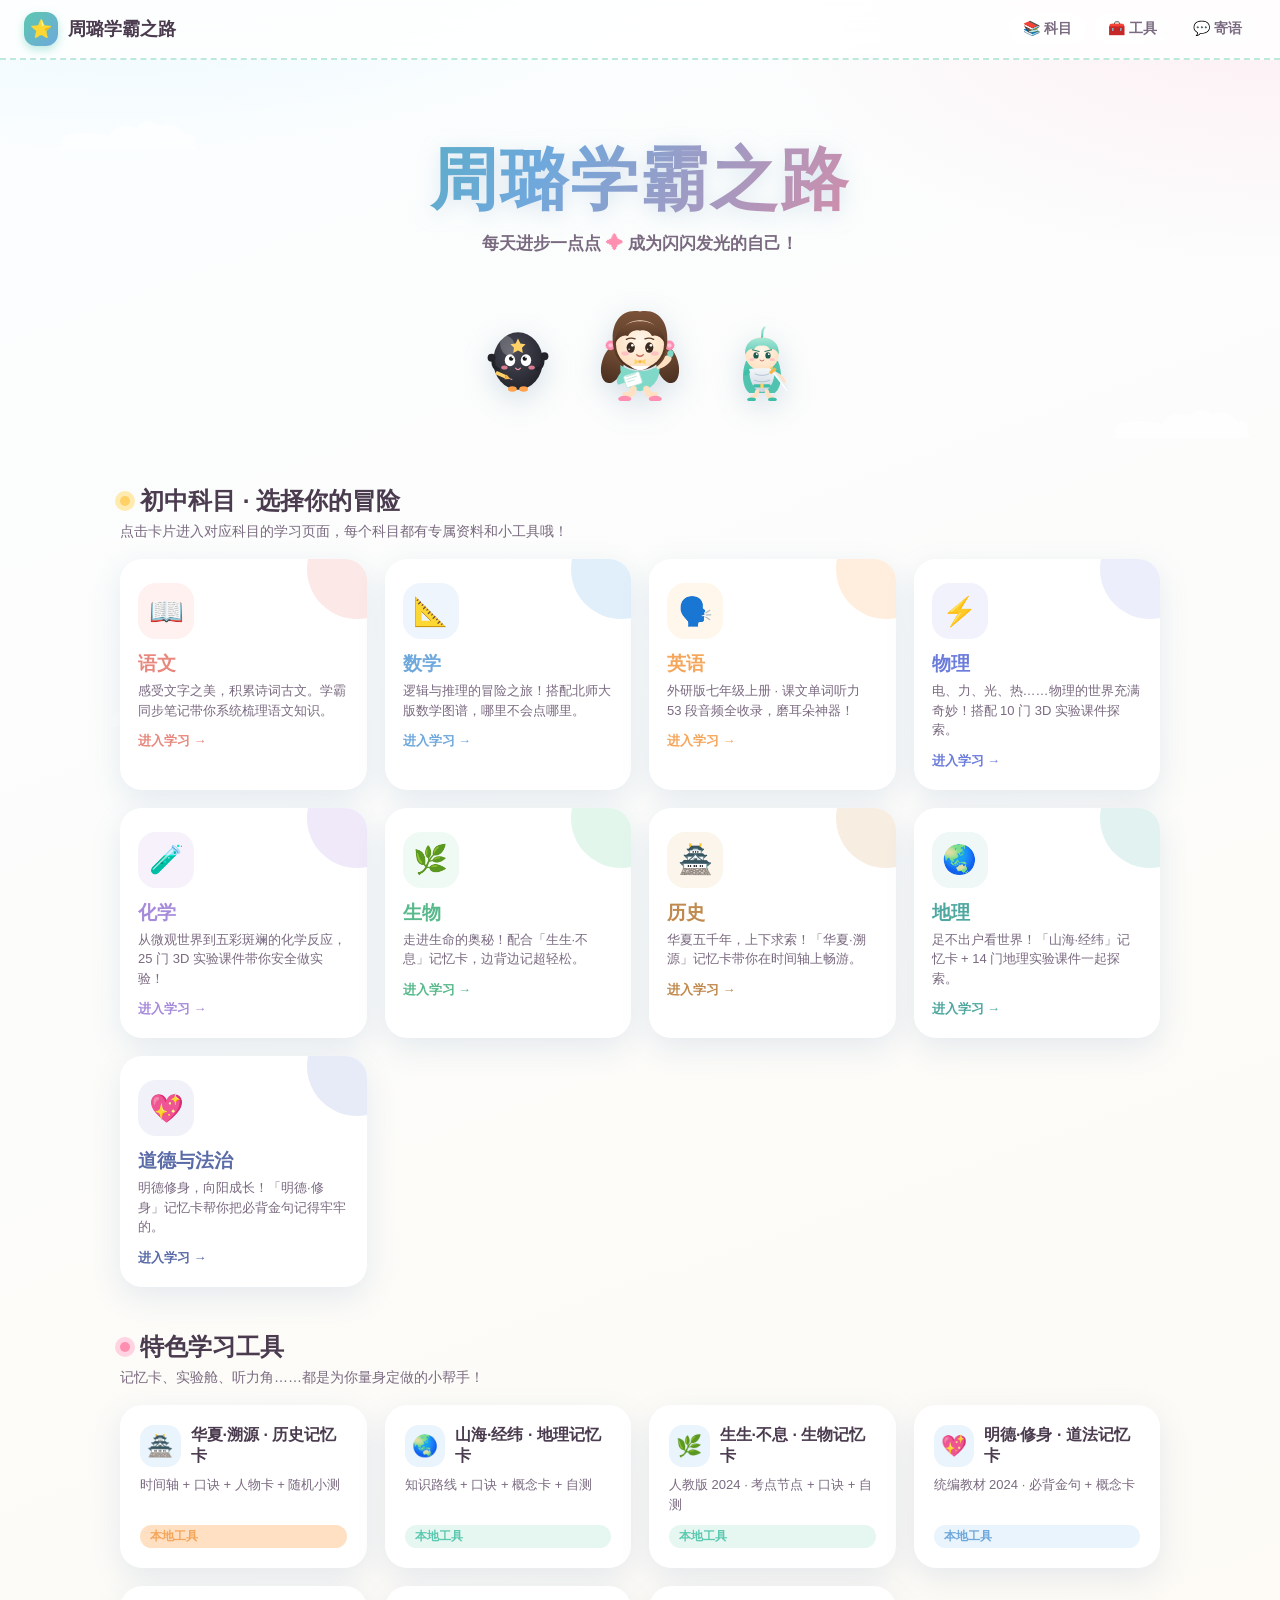
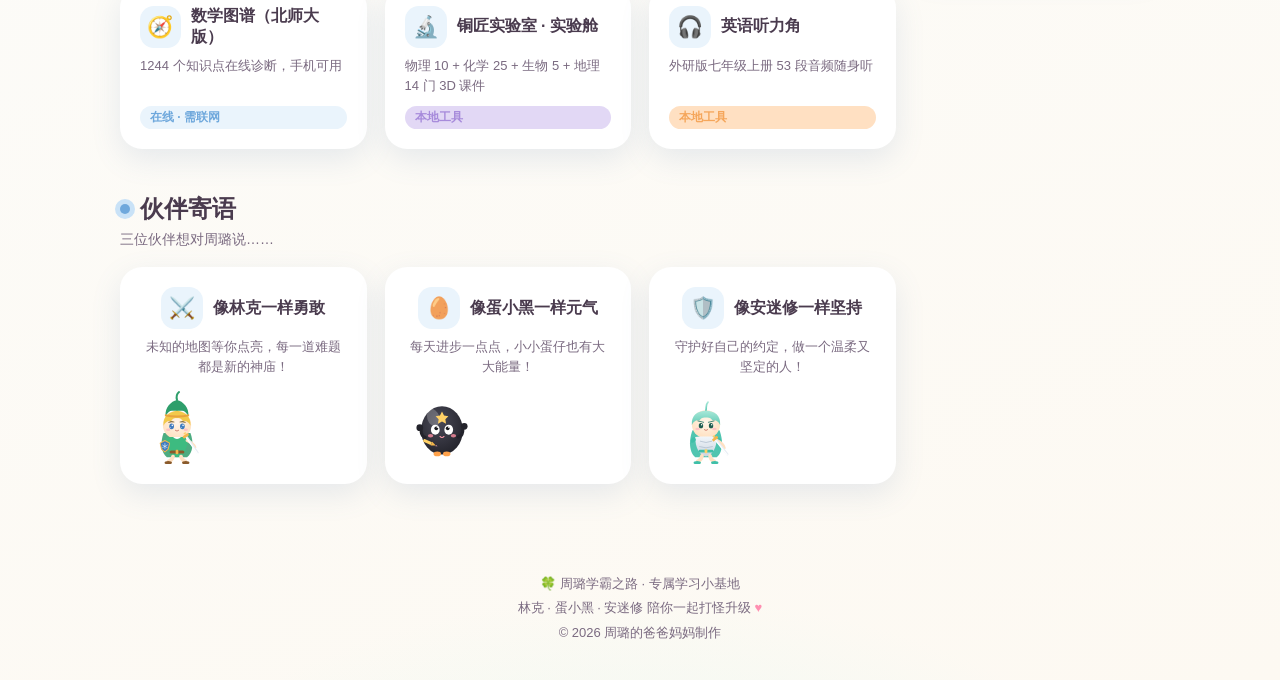
<file: index.html>
<!DOCTYPE html>
<html lang="zh-CN">
<head>
<meta charset="UTF-8">
<meta name="viewport" content="width=device-width, initial-scale=1">
<title>周璐学霸之路 · 初中学习基地</title>
<link rel="stylesheet" href="assets/css/style.css">
</head>
<body class="">
<div class="cloud" style="top:10%;left:4%"><svg width="150" height="60" viewBox="0 0 150 60" fill="none" xmlns="http://www.w3.org/2000/svg"><path d="M22 44 C 14 44 8 50 12 56 C 6 58 4 64 12 64 L 138 64 C 146 64 148 56 142 54 C 148 48 142 42 134 44 C 130 36 118 32 108 36 C 102 30 90 30 86 38 C 76 34 62 36 58 46 C 48 42 28 42 22 44 Z" fill="white"/></svg></div><div class="cloud" style="top:42%;right:2%"><svg width="150" height="60" viewBox="0 0 150 60" fill="none" xmlns="http://www.w3.org/2000/svg"><path d="M22 44 C 14 44 8 50 12 56 C 6 58 4 64 12 64 L 138 64 C 146 64 148 56 142 54 C 148 48 142 42 134 44 C 130 36 118 32 108 36 C 102 30 90 30 86 38 C 76 34 62 36 58 46 C 48 42 28 42 22 44 Z" fill="white"/></svg></div><div class="cloud" style="top:74%;left:8%"><svg width="150" height="60" viewBox="0 0 150 60" fill="none" xmlns="http://www.w3.org/2000/svg"><path d="M22 44 C 14 44 8 50 12 56 C 6 58 4 64 12 64 L 138 64 C 146 64 148 56 142 54 C 148 48 142 42 134 44 C 130 36 118 32 108 36 C 102 30 90 30 86 38 C 76 34 62 36 58 46 C 48 42 28 42 22 44 Z" fill="white"/></svg></div><header class="topbar"><a class="logo" href="index.html"><span class="logo-emoji">⭐</span>周璐学霸之路</a><nav class="nav"><a href="#subjects">📚 科目</a><a href="#tools">🧰 工具</a><a href="#motto">💬 寄语</a></nav></header><main class="wrap"><section class="hero"><h1 class="hero-title">周璐学霸之路</h1><p class="hero-sub">每天进步一点点 <span class="spark">✦</span> 成为闪闪发光的自己！</p><div class="hero-mascots"><img class="mascot d1" src="assets/mascots/mascot-egg.svg" alt="蛋小黑加油"><img class="mascot lg d2" src="assets/mascots/mascot-girl.svg" alt="周璐小主角"><img class="mascot d3" src="assets/mascots/mascot-knight.svg" alt="安迷修骑士"></div></section><section class="section" id="subjects"><h2 class="section-title"><span class="deco"></span>初中科目 · 选择你的冒险</h2><p class="section-desc">点击卡片进入对应科目的学习页面，每个科目都有专属资料和小工具哦！</p><div class="subject-grid"><a class="subject-card" href="subjects/yuwen.html" style="--accent:#E8877D;--accent-soft:#FAD6D2;--accent-bg:#FFF1EF"><div class="sc-icon">📖</div><div class="sc-name">语文</div><div class="sc-desc">感受文字之美，积累诗词古文。学霸同步笔记带你系统梳理语文知识。</div><div class="sc-more">进入学习 →</div></a><a class="subject-card" href="subjects/shuxue.html" style="--accent:#6FA8DC;--accent-soft:#C9E2F7;--accent-bg:#EFF5FC"><div class="sc-icon">📐</div><div class="sc-name">数学</div><div class="sc-desc">逻辑与推理的冒险之旅！搭配北师大版数学图谱，哪里不会点哪里。</div><div class="sc-more">进入学习 →</div></a><a class="subject-card" href="subjects/yingyu.html" style="--accent:#F5A65B;--accent-soft:#FFE0C2;--accent-bg:#FFF7EC"><div class="sc-icon">🗣️</div><div class="sc-name">英语</div><div class="sc-desc">外研版七年级上册 · 课文单词听力 53 段音频全收录，磨耳朵神器！</div><div class="sc-more">进入学习 →</div></a><a class="subject-card" href="subjects/wuli.html" style="--accent:#6C7CDB;--accent-soft:#DCE0F8;--accent-bg:#F1F2FB"><div class="sc-icon">⚡</div><div class="sc-name">物理</div><div class="sc-desc">电、力、光、热……物理的世界充满奇妙！搭配 10 门 3D 实验课件探索。</div><div class="sc-more">进入学习 →</div></a><a class="subject-card" href="subjects/huaxue.html" style="--accent:#A78BDB;--accent-soft:#E2D8F5;--accent-bg:#F6F1FB"><div class="sc-icon">🧪</div><div class="sc-name">化学</div><div class="sc-desc">从微观世界到五彩斑斓的化学反应，25 门 3D 实验课件带你安全做实验！</div><div class="sc-more">进入学习 →</div></a><a class="subject-card" href="subjects/shengwu.html" style="--accent:#58B98C;--accent-soft:#CDEEDC;--accent-bg:#F0FAF4"><div class="sc-icon">🌿</div><div class="sc-name">生物</div><div class="sc-desc">走进生命的奥秘！配合「生生·不息」记忆卡，边背边记超轻松。</div><div class="sc-more">进入学习 →</div></a><a class="subject-card" href="subjects/lishi.html" style="--accent:#C08A4E;--accent-soft:#F0DFC8;--accent-bg:#FBF5EC"><div class="sc-icon">🏯</div><div class="sc-name">历史</div><div class="sc-desc">华夏五千年，上下求索！「华夏·溯源」记忆卡带你在时间轴上畅游。</div><div class="sc-more">进入学习 →</div></a><a class="subject-card" href="subjects/dili.html" style="--accent:#4FA8A0;--accent-soft:#C9E8E5;--accent-bg:#EFF8F7"><div class="sc-icon">🌏</div><div class="sc-name">地理</div><div class="sc-desc">足不出户看世界！「山海·经纬」记忆卡 + 14 门地理实验课件一起探索。</div><div class="sc-more">进入学习 →</div></a><a class="subject-card" href="subjects/daofa.html" style="--accent:#5A6BA8;--accent-soft:#D3DAF0;--accent-bg:#F1F2F9"><div class="sc-icon">💖</div><div class="sc-name">道德与法治</div><div class="sc-desc">明德修身，向阳成长！「明德·修身」记忆卡帮你把必背金句记得牢牢的。</div><div class="sc-more">进入学习 →</div></a></div></section><section class="section" id="tools"><h2 class="section-title"><span class="deco pink"></span>特色学习工具</h2><p class="section-desc">记忆卡、实验舱、听力角……都是为你量身定做的小帮手！</p><div class="tool-grid"><a class="tool-card" href="cards/history-7a.html"><div class="tc-head"><div class="tc-icon">🏯</div><div class="tc-name">华夏·溯源 · 历史记忆卡</div></div><div class="tc-desc">时间轴 + 口诀 + 人物卡 + 随机小测</div><span class="tc-tag orange">本地工具</span></a><a class="tool-card" href="cards/geography-7a.html"><div class="tc-head"><div class="tc-icon">🌏</div><div class="tc-name">山海·经纬 · 地理记忆卡</div></div><div class="tc-desc">知识路线 + 口诀 + 概念卡 + 自测</div><span class="tc-tag mint">本地工具</span></a><a class="tool-card" href="cards/biology-7a.html"><div class="tc-head"><div class="tc-icon">🌿</div><div class="tc-name">生生·不息 · 生物记忆卡</div></div><div class="tc-desc">人教版 2024 · 考点节点 + 口诀 + 自测</div><span class="tc-tag mint">本地工具</span></a><a class="tool-card" href="cards/civics-7a.html"><div class="tc-head"><div class="tc-icon">💖</div><div class="tc-name">明德·修身 · 道法记忆卡</div></div><div class="tc-desc">统编教材 2024 · 必背金句 + 概念卡</div><span class="tc-tag blue">本地工具</span></a><a class="tool-card" href="https://jukechou.github.io/math-map/" target="_blank"><div class="tc-head"><div class="tc-icon">🧭</div><div class="tc-name">数学图谱（北师大版）</div></div><div class="tc-desc">1244 个知识点在线诊断，手机可用</div><span class="tc-tag blue">在线 · 需联网</span></a><a class="tool-card" href="lab/index.html"><div class="tc-head"><div class="tc-icon">🔬</div><div class="tc-name">铜匠实验室 · 实验舱</div></div><div class="tc-desc">物理 10 + 化学 25 + 生物 5 + 地理 14 门 3D 课件</div><span class="tc-tag purple">本地工具</span></a><a class="tool-card" href="subjects/yingyu.html#audio"><div class="tc-head"><div class="tc-icon">🎧</div><div class="tc-name">英语听力角</div></div><div class="tc-desc">外研版七年级上册 53 段音频随身听</div><span class="tc-tag orange">本地工具</span></a></div></section><section class="section" id="motto"><h2 class="section-title"><span class="deco blue"></span>伙伴寄语</h2><p class="section-desc">三位伙伴想对周璐说……</p><div class="tool-grid"><div class="tool-card" style="text-align:center"><div class="tc-head" style="justify-content:center"><div class="tc-icon">⚔️</div><div class="tc-name">像林克一样勇敢</div></div><div class="tc-desc">未知的地图等你点亮，每一道难题都是新的神庙！</div><img src="assets/mascots/mascot-link.svg" alt="" style="width:74px;height:74px;margin-top:12px;object-fit:contain"></div><div class="tool-card" style="text-align:center"><div class="tc-head" style="justify-content:center"><div class="tc-icon">🥚</div><div class="tc-name">像蛋小黑一样元气</div></div><div class="tc-desc">每天进步一点点，小小蛋仔也有大大能量！</div><img src="assets/mascots/mascot-egg.svg" alt="" style="width:74px;height:74px;margin-top:12px;object-fit:contain"></div><div class="tool-card" style="text-align:center"><div class="tc-head" style="justify-content:center"><div class="tc-icon">🛡️</div><div class="tc-name">像安迷修一样坚持</div></div><div class="tc-desc">守护好自己的约定，做一个温柔又坚定的人！</div><img src="assets/mascots/mascot-knight.svg" alt="" style="width:74px;height:74px;margin-top:12px;object-fit:contain"></div></div></section></main><footer class="footer"><p>🍀 周璐学霸之路 · 专属学习小基地</p><p>林克 · 蛋小黑 · 安迷修 陪你一起打怪升级 <span class="foot-heart">♥</span></p><p>© <span class="year"></span> 周璐的爸爸妈妈制作</p></footer><button class="back-top" id="backTop" aria-label="返回顶部">↑</button>
<script src="assets/js/cloud-links.js"></script>
<script src="assets/js/main.js"></script>
</body>
</html>
</file>
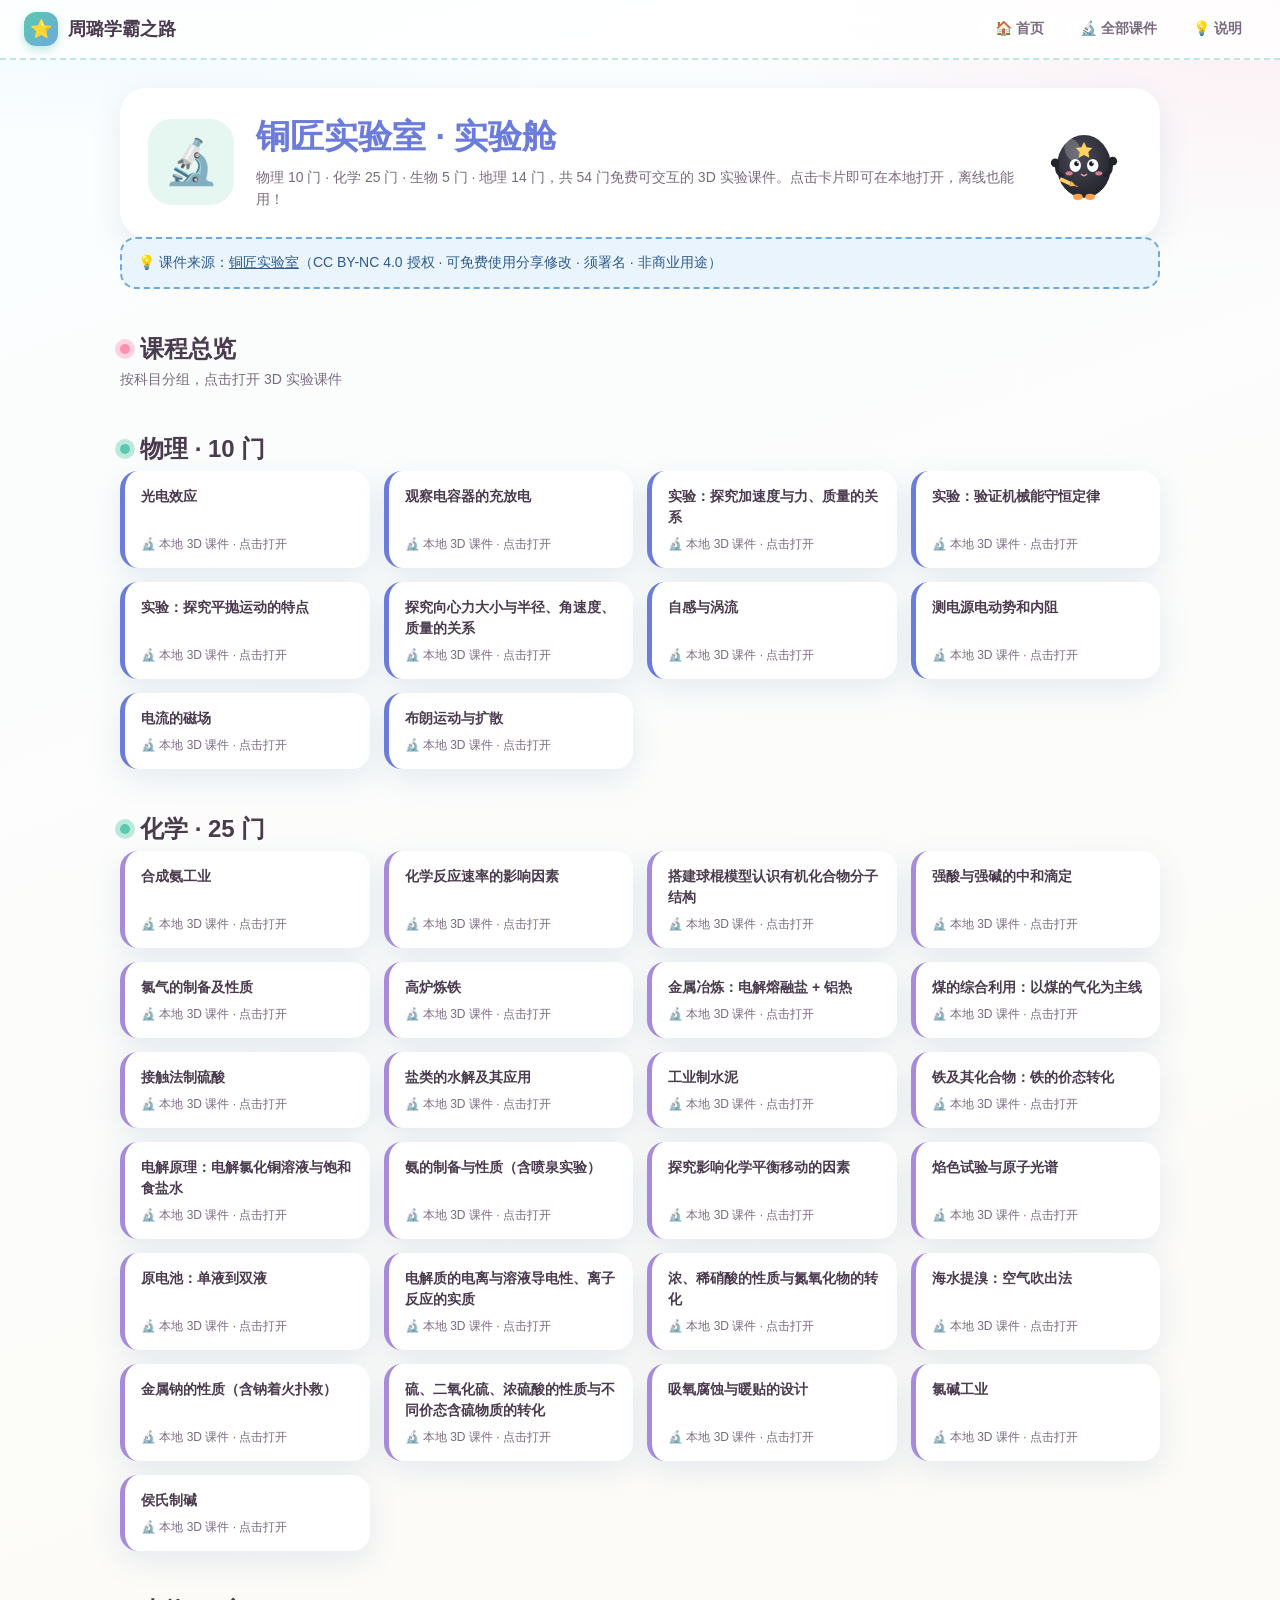
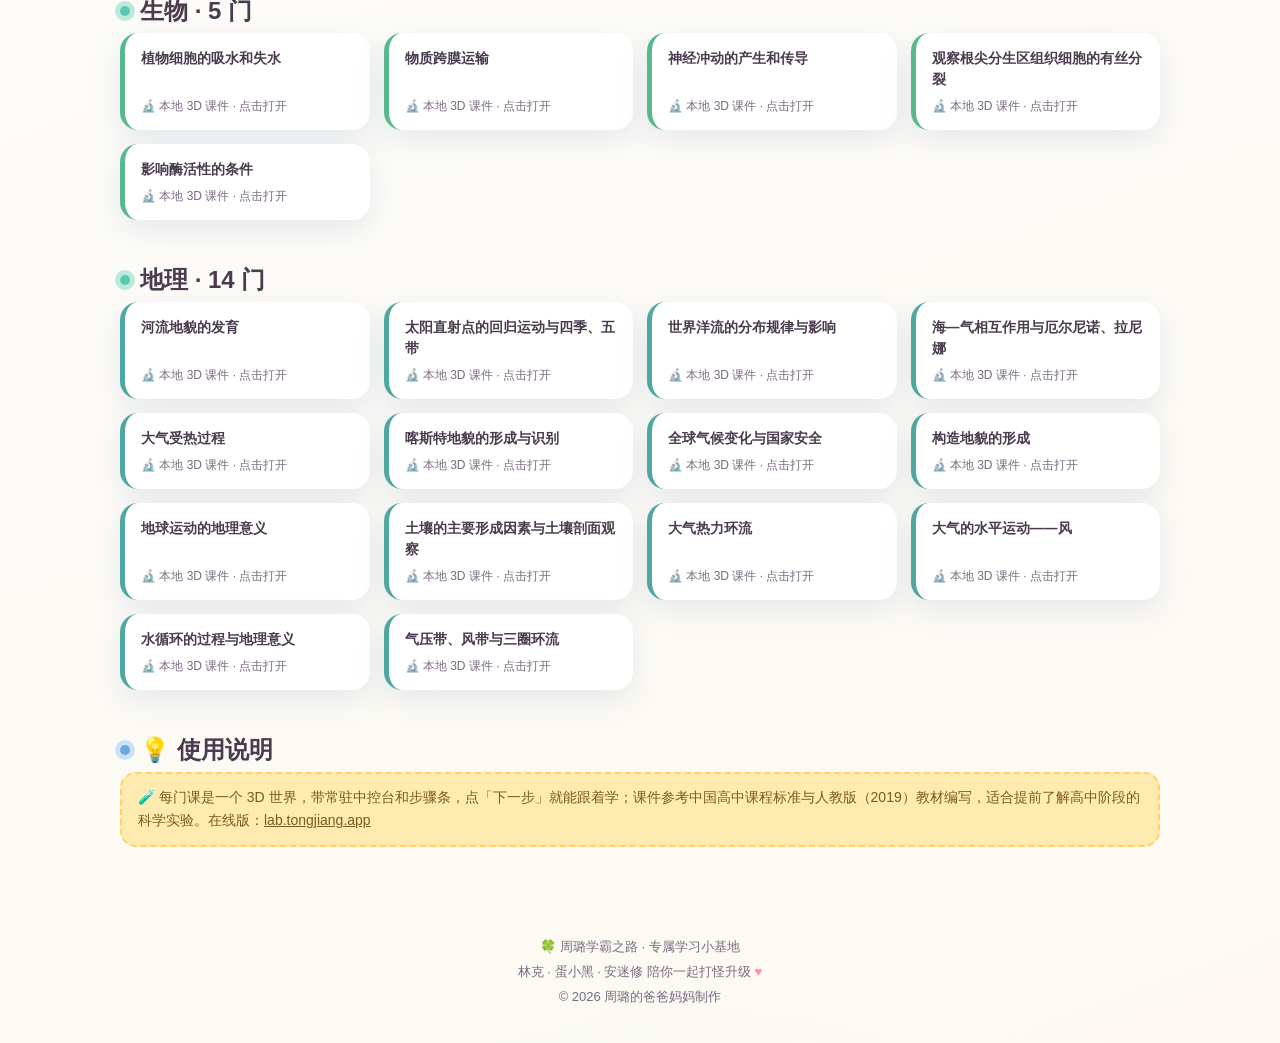
<file: lab/index.html>
<!DOCTYPE html>
<html lang="zh-CN">
<head>
<meta charset="UTF-8">
<meta name="viewport" content="width=device-width, initial-scale=1">
<title>铜匠实验室 · 实验舱总览</title>
<link rel="stylesheet" href="../assets/css/style.css">
</head>
<body class="">
<header class="topbar"><a class="logo" href="../index.html"><span class="logo-emoji">⭐</span>周璐学霸之路</a><nav class="nav"><a href="../index.html">🏠 首页</a><a href="#lab">🔬 全部课件</a><a href="#about">💡 说明</a></nav></header><main class="wrap"><section class="subj-hero"><div class="sh-icon">🔬</div><div class="sh-info"><h1 class="sh-name" style="color:#6C7CDB">铜匠实验室 · 实验舱</h1><p class="sh-desc">物理 10 门 · 化学 25 门 · 生物 5 门 · 地理 14 门，共 54 门免费可交互的 3D 实验课件。点击卡片即可在本地打开，离线也能用！</p></div><img class="sh-mascot" src="../assets/mascots/mascot-egg.svg" alt=""></section><div class="notice blue" style="margin-bottom:8px">💡 课件来源：<a href="https://lab.tongjiang.app" target="_blank" style="color:inherit">铜匠实验室</a>（CC BY-NC 4.0 授权 · 可免费使用分享修改 · 须署名 · 非商业用途）</div><section class="section" id="lab"><h2 class="section-title"><span class="deco pink"></span>课程总览</h2><p class="section-desc">按科目分组，点击打开 3D 实验课件</p><section class="section"><h2 class="section-title"><span class="deco mint"></span>物理 · 10 门</h2><div class="course-grid" style="--accent:#6C7CDB"><a class="course-card" href="courses/photoelectric-step.html"><div class="cc-name">光电效应</div><div class="cc-meta">🔬 本地 3D 课件 · 点击打开</div></a><a class="course-card" href="courses/capacitor-step.html"><div class="cc-name">观察电容器的充放电</div><div class="cc-meta">🔬 本地 3D 课件 · 点击打开</div></a><a class="course-card" href="courses/accel-force-step.html"><div class="cc-name">实验：探究加速度与力、质量的关系</div><div class="cc-meta">🔬 本地 3D 课件 · 点击打开</div></a><a class="course-card" href="courses/energy-step.html"><div class="cc-name">实验：验证机械能守恒定律</div><div class="cc-meta">🔬 本地 3D 课件 · 点击打开</div></a><a class="course-card" href="courses/projectile-step.html"><div class="cc-name">实验：探究平抛运动的特点</div><div class="cc-meta">🔬 本地 3D 课件 · 点击打开</div></a><a class="course-card" href="courses/centripetal-step.html"><div class="cc-name">探究向心力大小与半径、角速度、质量的关系</div><div class="cc-meta">🔬 本地 3D 课件 · 点击打开</div></a><a class="course-card" href="courses/self-induction-step.html"><div class="cc-name">自感与涡流</div><div class="cc-meta">🔬 本地 3D 课件 · 点击打开</div></a><a class="course-card" href="courses/emf-step.html"><div class="cc-name">测电源电动势和内阻</div><div class="cc-meta">🔬 本地 3D 课件 · 点击打开</div></a><a class="course-card" href="courses/current-field-step.html"><div class="cc-name">电流的磁场</div><div class="cc-meta">🔬 本地 3D 课件 · 点击打开</div></a><a class="course-card" href="courses/brownian-step.html"><div class="cc-name">布朗运动与扩散</div><div class="cc-meta">🔬 本地 3D 课件 · 点击打开</div></a></div></section><section class="section"><h2 class="section-title"><span class="deco mint"></span>化学 · 25 门</h2><div class="course-grid" style="--accent:#A78BDB"><a class="course-card" href="courses/haber-step.html"><div class="cc-name">合成氨工业</div><div class="cc-meta">🔬 本地 3D 课件 · 点击打开</div></a><a class="course-card" href="courses/rate-step.html"><div class="cc-name">化学反应速率的影响因素</div><div class="cc-meta">🔬 本地 3D 课件 · 点击打开</div></a><a class="course-card" href="courses/ball-stick-step.html"><div class="cc-name">搭建球棍模型认识有机化合物分子结构</div><div class="cc-meta">🔬 本地 3D 课件 · 点击打开</div></a><a class="course-card" href="courses/titration-step.html"><div class="cc-name">强酸与强碱的中和滴定</div><div class="cc-meta">🔬 本地 3D 课件 · 点击打开</div></a><a class="course-card" href="courses/chlorine-step.html"><div class="cc-name">氯气的制备及性质</div><div class="cc-meta">🔬 本地 3D 课件 · 点击打开</div></a><a class="course-card" href="courses/blast-furnace-step.html"><div class="cc-name">高炉炼铁</div><div class="cc-meta">🔬 本地 3D 课件 · 点击打开</div></a><a class="course-card" href="courses/smelting-step.html"><div class="cc-name">金属冶炼：电解熔融盐 + 铝热</div><div class="cc-meta">🔬 本地 3D 课件 · 点击打开</div></a><a class="course-card" href="courses/coal-gas-step.html"><div class="cc-name">煤的综合利用：以煤的气化为主线</div><div class="cc-meta">🔬 本地 3D 课件 · 点击打开</div></a><a class="course-card" href="courses/sulfuric-step.html"><div class="cc-name">接触法制硫酸</div><div class="cc-meta">🔬 本地 3D 课件 · 点击打开</div></a><a class="course-card" href="courses/hydrolysis-step.html"><div class="cc-name">盐类的水解及其应用</div><div class="cc-meta">🔬 本地 3D 课件 · 点击打开</div></a><a class="course-card" href="courses/cement-step.html"><div class="cc-name">工业制水泥</div><div class="cc-meta">🔬 本地 3D 课件 · 点击打开</div></a><a class="course-card" href="courses/iron-step.html"><div class="cc-name">铁及其化合物：铁的价态转化</div><div class="cc-meta">🔬 本地 3D 课件 · 点击打开</div></a><a class="course-card" href="courses/electrolysis-step.html"><div class="cc-name">电解原理：电解氯化铜溶液与饱和食盐水</div><div class="cc-meta">🔬 本地 3D 课件 · 点击打开</div></a><a class="course-card" href="courses/ammonia-step.html"><div class="cc-name">氨的制备与性质（含喷泉实验）</div><div class="cc-meta">🔬 本地 3D 课件 · 点击打开</div></a><a class="course-card" href="courses/equilibrium-step.html"><div class="cc-name">探究影响化学平衡移动的因素</div><div class="cc-meta">🔬 本地 3D 课件 · 点击打开</div></a><a class="course-card" href="courses/flame-step.html"><div class="cc-name">焰色试验与原子光谱</div><div class="cc-meta">🔬 本地 3D 课件 · 点击打开</div></a><a class="course-card" href="courses/galvanic-step.html"><div class="cc-name">原电池：单液到双液</div><div class="cc-meta">🔬 本地 3D 课件 · 点击打开</div></a><a class="course-card" href="courses/conductivity-step.html"><div class="cc-name">电解质的电离与溶液导电性、离子反应的实质</div><div class="cc-meta">🔬 本地 3D 课件 · 点击打开</div></a><a class="course-card" href="courses/nitric-lab-step.html"><div class="cc-name">浓、稀硝酸的性质与氮氧化物的转化</div><div class="cc-meta">🔬 本地 3D 课件 · 点击打开</div></a><a class="course-card" href="courses/bromine-step.html"><div class="cc-name">海水提溴：空气吹出法</div><div class="cc-meta">🔬 本地 3D 课件 · 点击打开</div></a><a class="course-card" href="courses/sodium-step.html"><div class="cc-name">金属钠的性质（含钠着火扑救）</div><div class="cc-meta">🔬 本地 3D 课件 · 点击打开</div></a><a class="course-card" href="courses/sulfur-step.html"><div class="cc-name">硫、二氧化硫、浓硫酸的性质与不同价态含硫物质的转化</div><div class="cc-meta">🔬 本地 3D 课件 · 点击打开</div></a><a class="course-card" href="courses/corrosion-step.html"><div class="cc-name">吸氧腐蚀与暖贴的设计</div><div class="cc-meta">🔬 本地 3D 课件 · 点击打开</div></a><a class="course-card" href="courses/chlor-alkali-step.html"><div class="cc-name">氯碱工业</div><div class="cc-meta">🔬 本地 3D 课件 · 点击打开</div></a><a class="course-card" href="courses/hou-soda-step.html"><div class="cc-name">侯氏制碱</div><div class="cc-meta">🔬 本地 3D 课件 · 点击打开</div></a></div></section><section class="section"><h2 class="section-title"><span class="deco mint"></span>生物 · 5 门</h2><div class="course-grid" style="--accent:#58B98C"><a class="course-card" href="courses/plasmolysis-step.html"><div class="cc-name">植物细胞的吸水和失水</div><div class="cc-meta">🔬 本地 3D 课件 · 点击打开</div></a><a class="course-card" href="courses/transport-step.html"><div class="cc-name">物质跨膜运输</div><div class="cc-meta">🔬 本地 3D 课件 · 点击打开</div></a><a class="course-card" href="courses/impulse-step.html"><div class="cc-name">神经冲动的产生和传导</div><div class="cc-meta">🔬 本地 3D 课件 · 点击打开</div></a><a class="course-card" href="courses/mitosis-step.html"><div class="cc-name">观察根尖分生区组织细胞的有丝分裂</div><div class="cc-meta">🔬 本地 3D 课件 · 点击打开</div></a><a class="course-card" href="courses/enzyme-step.html"><div class="cc-name">影响酶活性的条件</div><div class="cc-meta">🔬 本地 3D 课件 · 点击打开</div></a></div></section><section class="section"><h2 class="section-title"><span class="deco mint"></span>地理 · 14 门</h2><div class="course-grid" style="--accent:#4FA8A0"><a class="course-card" href="courses/river-step.html"><div class="cc-name">河流地貌的发育</div><div class="cc-meta">🔬 本地 3D 课件 · 点击打开</div></a><a class="course-card" href="courses/insolation-step.html"><div class="cc-name">太阳直射点的回归运动与四季、五带</div><div class="cc-meta">🔬 本地 3D 课件 · 点击打开</div></a><a class="course-card" href="courses/currents-step.html"><div class="cc-name">世界洋流的分布规律与影响</div><div class="cc-meta">🔬 本地 3D 课件 · 点击打开</div></a><a class="course-card" href="courses/enso-step.html"><div class="cc-name">海—气相互作用与厄尔尼诺、拉尼娜</div><div class="cc-meta">🔬 本地 3D 课件 · 点击打开</div></a><a class="course-card" href="courses/heating-step.html"><div class="cc-name">大气受热过程</div><div class="cc-meta">🔬 本地 3D 课件 · 点击打开</div></a><a class="course-card" href="courses/karst-step.html"><div class="cc-name">喀斯特地貌的形成与识别</div><div class="cc-meta">🔬 本地 3D 课件 · 点击打开</div></a><a class="course-card" href="courses/carbon-step.html"><div class="cc-name">全球气候变化与国家安全</div><div class="cc-meta">🔬 本地 3D 课件 · 点击打开</div></a><a class="course-card" href="courses/tectonic-step.html"><div class="cc-name">构造地貌的形成</div><div class="cc-meta">🔬 本地 3D 课件 · 点击打开</div></a><a class="course-card" href="courses/earth-motion-step.html"><div class="cc-name">地球运动的地理意义</div><div class="cc-meta">🔬 本地 3D 课件 · 点击打开</div></a><a class="course-card" href="courses/soil-step.html"><div class="cc-name">土壤的主要形成因素与土壤剖面观察</div><div class="cc-meta">🔬 本地 3D 课件 · 点击打开</div></a><a class="course-card" href="courses/thermal-step.html"><div class="cc-name">大气热力环流</div><div class="cc-meta">🔬 本地 3D 课件 · 点击打开</div></a><a class="course-card" href="courses/wind-step.html"><div class="cc-name">大气的水平运动——风</div><div class="cc-meta">🔬 本地 3D 课件 · 点击打开</div></a><a class="course-card" href="courses/water-cycle-step.html"><div class="cc-name">水循环的过程与地理意义</div><div class="cc-meta">🔬 本地 3D 课件 · 点击打开</div></a><a class="course-card" href="courses/circulation-step.html"><div class="cc-name">气压带、风带与三圈环流</div><div class="cc-meta">🔬 本地 3D 课件 · 点击打开</div></a></div></section></section><section class="section" id="about"><h2 class="section-title"><span class="deco blue"></span>💡 使用说明</h2><div class="notice">🧪 每门课是一个 3D 世界，带常驻中控台和步骤条，点「下一步」就能跟着学；课件参考中国高中课程标准与人教版（2019）教材编写，适合提前了解高中阶段的科学实验。在线版：<a href="https://lab.tongjiang.app" target="_blank" style="color:inherit">lab.tongjiang.app</a></div></section></main><footer class="footer"><p>🍀 周璐学霸之路 · 专属学习小基地</p><p>林克 · 蛋小黑 · 安迷修 陪你一起打怪升级 <span class="foot-heart">♥</span></p><p>© <span class="year"></span> 周璐的爸爸妈妈制作</p></footer><button class="back-top" id="backTop" aria-label="返回顶部">↑</button>
<script src="../assets/js/cloud-links.js"></script>
<script src="../assets/js/main.js"></script>
</body>
</html>
</file>
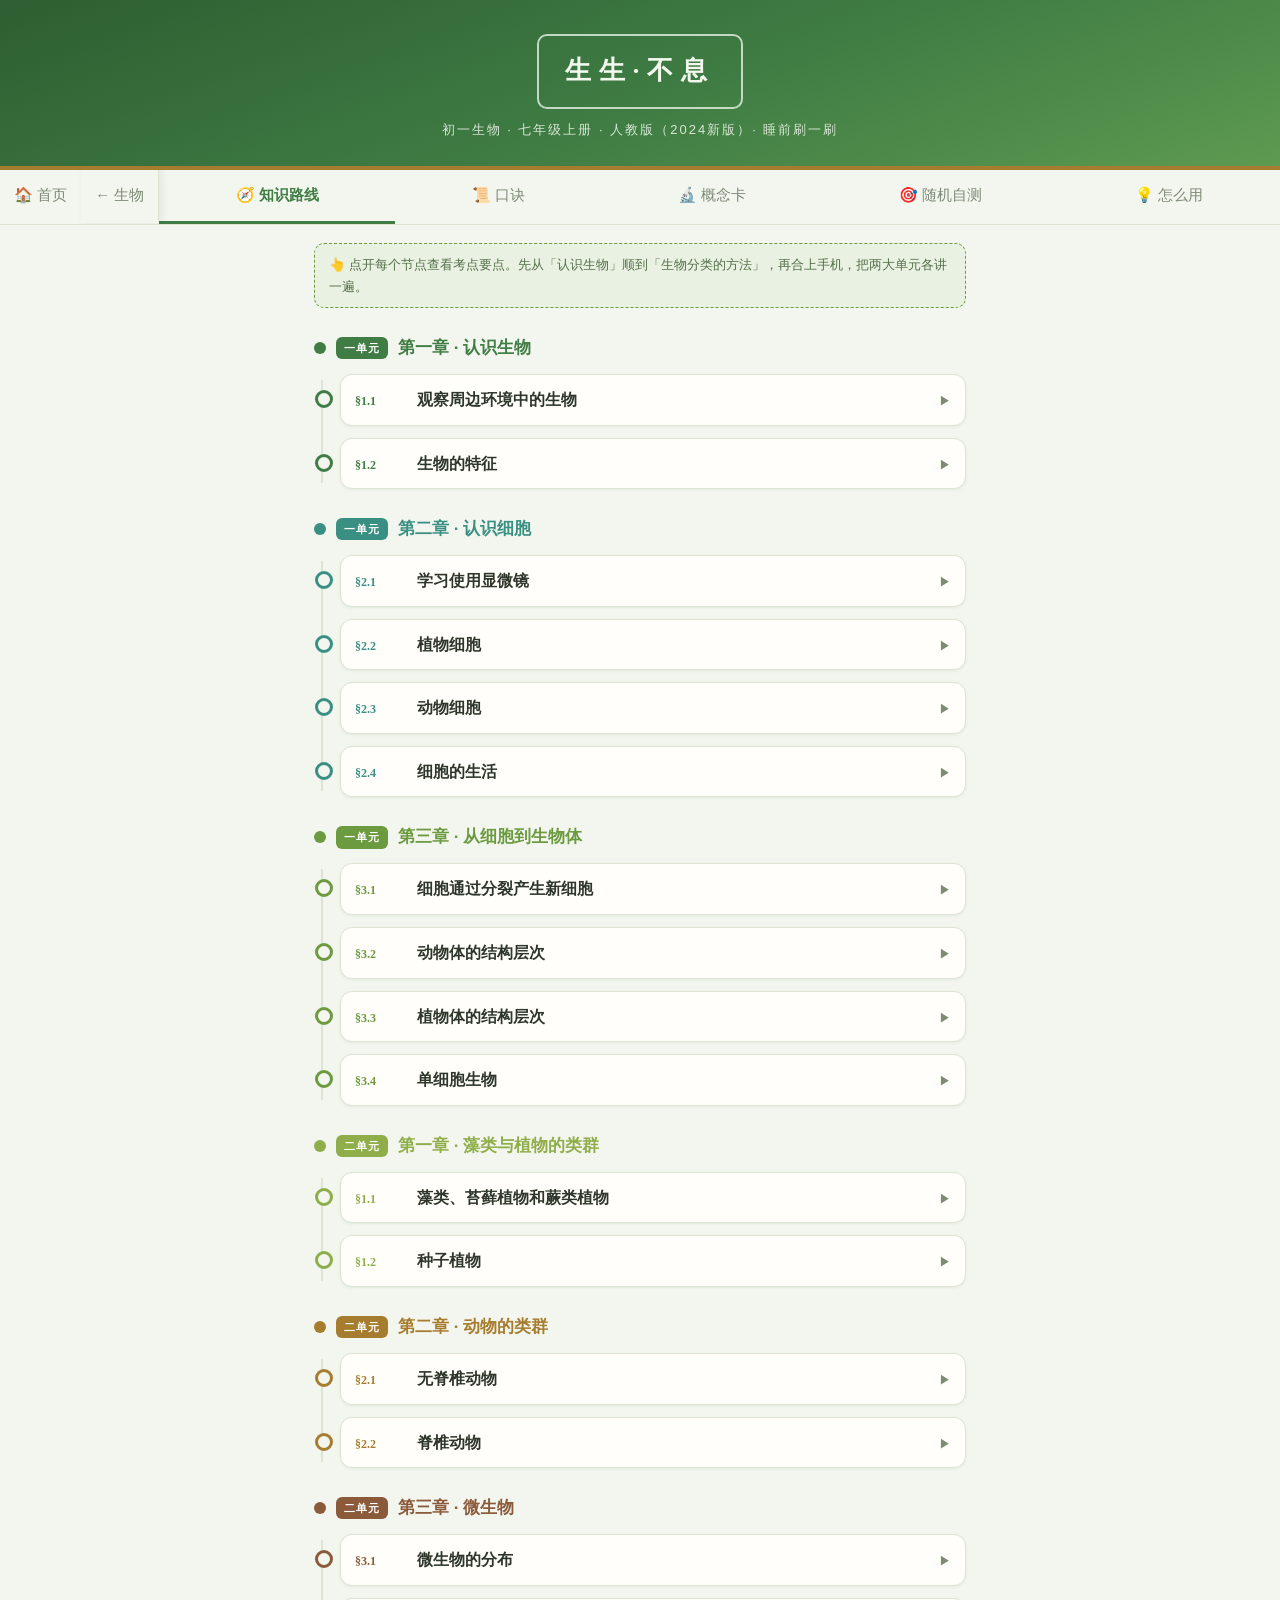
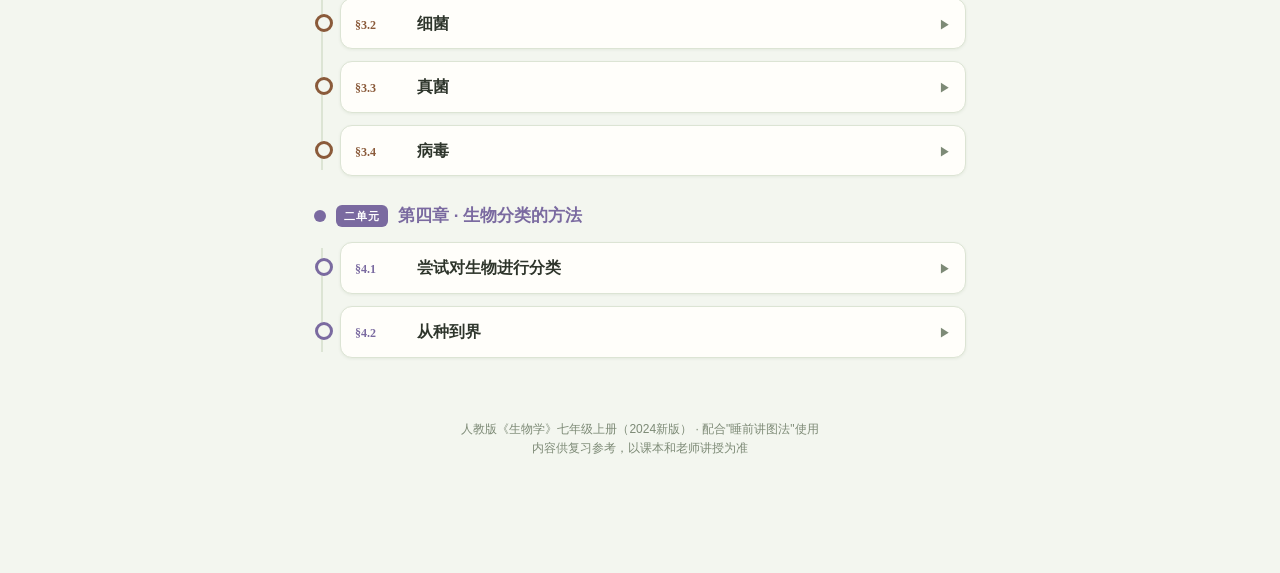
<file: cards/biology-7a.html>
<!DOCTYPE html>
<html lang="zh-CN">
<head>
<meta charset="utf-8">
<meta name="viewport" content="width=device-width, initial-scale=1, viewport-fit=cover">
<meta name="theme-color" content="#3f7d44">
<title>初一生物 · 七年级上册记忆卡</title>
<style>
  :root {
    --paper: #f3f6ef;
    --card: #fffefa;
    --ink: #2e352b;
    --muted: #7d8a76;
    --leaf: #3f7d44;
    --teal: #3a8f83;
    --olive: #6b9a3f;
    --gold: #a67c2e;
    --bark: #8a5a3a;
    --line: #dce4d4;
  }
  * { margin: 0; padding: 0; box-sizing: border-box; -webkit-tap-highlight-color: transparent; }
  html { -webkit-text-size-adjust: 100%; }
  body {
    font-family: -apple-system, "PingFang SC", "Microsoft YaHei", sans-serif;
    background: var(--paper);
    color: var(--ink);
    line-height: 1.65;
    padding-bottom: 88px;
  }
  h1, h2, h3, .serif { font-family: "Songti SC", "STSong", "SimSun", Georgia, serif; }

  header {
    background: linear-gradient(160deg, #2e5e31, var(--leaf) 55%, #5e9a50);
    color: #f2f8ee;
    text-align: center;
    padding: 34px 18px 26px;
    border-bottom: 4px solid var(--gold);
  }
  header .seal {
    display: inline-block;
    border: 2px solid rgba(242,248,238,.75);
    border-radius: 10px;
    padding: 14px 26px;
    font-size: 26px;
    letter-spacing: 8px;
    font-weight: 700;
  }
  header .sub { margin-top: 10px; font-size: 13px; opacity: .85; letter-spacing: 2px; }

  nav {
    position: sticky; top: 0; z-index: 50;
    display: flex;
    background: rgba(243,246,239,.95);
    backdrop-filter: blur(8px);
    border-bottom: 1px solid var(--line);
    overflow-x: auto;
    -webkit-overflow-scrolling: touch;
  }
  nav button {
    flex: 1 0 auto;
    border: none; background: none;
    font: inherit; font-size: 15px;
    padding: 13px 14px;
    color: var(--muted);
    border-bottom: 3px solid transparent;
    cursor: pointer;
    white-space: nowrap;
  }
  nav button.on { color: var(--leaf); border-bottom-color: var(--leaf); font-weight: 600; }


  nav a.back {
    position: sticky;
    left: 0;
    z-index: 2;
    background: var(--paper);
    flex: 0 0 auto;
    border: none;
    font: inherit; font-size: 15px;
    padding: 13px 14px;
    color: var(--muted);
    border-bottom: 3px solid transparent;
    cursor: pointer;
    white-space: nowrap;
    text-decoration: none;
  }
  nav a.back:hover { color: var(--leaf); border-bottom-color: var(--leaf); font-weight: 600; }
  nav a.back + a.back { border-right: 1px solid var(--line); box-shadow: 3px 0 8px rgba(0,0,0,.07); }
  main { max-width: 680px; margin: 0 auto; padding: 18px 14px 30px; }
  .page { display: none; }
  .page.on { display: block; animation: fade .25s ease; }
  @keyframes fade { from { opacity: 0; transform: translateY(6px); } to { opacity: 1; transform: none; } }

  .tip {
    background: #e9f1e2;
    border: 1px dashed var(--olive);
    border-radius: 10px;
    padding: 10px 14px;
    font-size: 13px;
    color: #55704a;
    margin-bottom: 16px;
  }

  /* ---------- 知识路线 ---------- */
  .era-title {
    display: flex; align-items: center; gap: 10px;
    margin: 26px 0 12px;
    font-size: 17px; font-weight: 700;
  }
  .era-title .dot { width: 12px; height: 12px; border-radius: 50%; }
  .era-title .tag { font-size: 11px; color: #fff; border-radius: 6px; padding: 2px 8px; letter-spacing: 1px; }
  .timeline { position: relative; padding-left: 26px; }
  .timeline::before {
    content: ""; position: absolute; left: 7px; top: 6px; bottom: 6px;
    width: 2px; background: var(--line);
  }
  .node { position: relative; margin-bottom: 12px; }
  .node::before {
    content: ""; position: absolute; left: -25px; top: 16px;
    width: 12px; height: 12px; border-radius: 50%;
    background: var(--paper); border: 3px solid var(--dotc, var(--leaf));
  }
  .node-card {
    background: var(--card);
    border: 1px solid var(--line);
    border-radius: 12px;
    overflow: hidden;
    box-shadow: 0 1px 3px rgba(50,90,40,.08);
  }
  .node-head {
    display: flex; align-items: baseline; gap: 10px;
    padding: 12px 14px;
    cursor: pointer;
  }
  .node-head .date {
    font-size: 12px; font-weight: 700; white-space: nowrap;
    color: var(--dotc, var(--leaf));
    min-width: 52px;
    font-family: Georgia, serif;
  }
  .node-head .t { font-weight: 600; font-size: 15.5px; }
  .node-head .arrow { margin-left: auto; color: var(--muted); font-size: 12px; transition: transform .2s; }
  .node.open .arrow { transform: rotate(90deg); }
  .node-body { display: none; padding: 2px 14px 13px; border-top: 1px dashed var(--line); }
  .node.open .node-body { display: block; }
  .node-body li {
    list-style: none;
    font-size: 14px;
    padding: 4px 0 4px 18px;
    position: relative;
    color: #414a3c;
  }
  .node-body li::before {
    content: "·"; position: absolute; left: 6px;
    color: var(--dotc, var(--leaf)); font-weight: 700;
  }
  .node-body .kw {
    display: inline-block;
    background: rgba(63,125,68,.1);
    color: var(--leaf);
    border-radius: 5px;
    padding: 0 6px;
    font-size: 13px;
    margin: 2px 0;
  }

  /* ---------- 口诀 ---------- */
  .rhyme {
    background: var(--card);
    border: 1px solid var(--line);
    border-left: 4px solid var(--leaf);
    border-radius: 10px;
    padding: 14px 16px;
    margin-bottom: 14px;
  }
  .rhyme h3 { font-size: 15px; color: var(--leaf); margin-bottom: 6px; }
  .rhyme .verse {
    font-family: "Songti SC", "STSong", "SimSun", serif;
    font-size: 16.5px;
    letter-spacing: 1px;
    color: var(--ink);
    white-space: pre-line;
  }
  .rhyme .note { font-size: 12.5px; color: var(--muted); margin-top: 6px; }
  table.num { width: 100%; border-collapse: collapse; font-size: 14px; background: var(--card); border-radius: 10px; overflow: hidden; }
  table.num th, table.num td { border: 1px solid var(--line); padding: 7px 10px; text-align: left; }
  table.num th { background: #e9f1e2; font-size: 13px; color: #55704a; }
  table.num td.d { font-family: Georgia, serif; font-weight: 700; color: var(--leaf); white-space: nowrap; }

  /* ---------- 概念卡 ---------- */
  .grid { display: grid; grid-template-columns: repeat(2, 1fr); gap: 10px; }
  @media (min-width: 480px) { .grid { grid-template-columns: repeat(3, 1fr); } }
  .flip { perspective: 800px; height: 118px; cursor: pointer; }
  .flip .inner {
    position: relative; width: 100%; height: 100%;
    transition: transform .35s;
    transform-style: preserve-3d;
  }
  .flip.flipped .inner { transform: rotateY(180deg); }
  .face {
    position: absolute; inset: 0;
    backface-visibility: hidden; -webkit-backface-visibility: hidden;
    border-radius: 12px;
    display: flex; flex-direction: column; justify-content: center; align-items: center;
    padding: 8px; text-align: center;
  }
  .face.front {
    background: var(--card);
    border: 1px solid var(--line);
    border-top: 4px solid var(--c, var(--leaf));
  }
  .face.front .name { font-family: "Songti SC", serif; font-size: 16.5px; font-weight: 700; }
  .face.front .role { font-size: 11.5px; color: var(--muted); margin-top: 3px; }
  .face.front .hint { font-size: 10px; color: #bcc9b3; margin-top: 6px; }
  .face.back {
    background: linear-gradient(150deg, var(--c, var(--leaf)), color-mix(in srgb, var(--c, var(--leaf)) 72%, black));
    color: #f2f8ee;
    transform: rotateY(180deg);
    font-size: 12px;
    line-height: 1.5;
    overflow: hidden;
  }
  .face.back .tag { font-size: 14.5px; font-weight: 700; letter-spacing: 1px; }
  .face.back .more { margin-top: 4px; opacity: .92; }

  /* ---------- 随机自测 ---------- */
  .quiz-card {
    background: var(--card); border: 1px solid var(--line);
    border-radius: 12px; padding: 16px 16px 18px;
    box-shadow: 0 1px 3px rgba(50,90,40,.08);
  }
  .quiz-progress { font-size: 12px; color: var(--muted); margin-bottom: 8px; display: flex; justify-content: space-between; }
  .quiz-q { font-size: 16px; font-weight: 600; margin-bottom: 12px; }
  .quiz-opts { display: flex; flex-direction: column; gap: 8px; }
  .opt {
    text-align: left; border: 1.5px solid var(--line); background: #fbfdfb;
    border-radius: 10px; padding: 11px 12px; font: inherit; font-size: 14px;
    cursor: pointer; display: flex; gap: 8px; align-items: flex-start; min-height: 40px; color: var(--ink);
  }
  .opt .idx { font-weight: 700; color: var(--leaf); }
  .opt.correct { border-color: var(--olive); background: #edf5e4; }
  .opt.wrong { border-color: #c0564d; background: #f9e9e7; }
  .opt:disabled { cursor: default; }
  .quiz-exp {
    display: none; margin-top: 10px; font-size: 13px; color: #414a3c;
    background: #edf5e4; border-left: 3px solid var(--olive); padding: 8px 10px; border-radius: 8px;
  }
  .quiz-next {
    display: none; margin-top: 12px; width: 100%; border: none;
    background: var(--leaf); color: #fff; font: inherit; font-size: 15px;
    padding: 12px; border-radius: 10px; cursor: pointer;
  }
  .quiz-result { text-align: center; padding: 26px 10px; display: none; }
  .quiz-score { font-size: 44px; font-weight: 800; color: var(--leaf); font-family: Georgia, serif; }
  .quiz-result .msg { font-size: 14px; color: #414a3c; margin: 8px 0 16px; }
  .quiz-result button {
    border: 1.5px solid var(--leaf); background: #fbfdfb; color: var(--leaf);
    font: inherit; font-size: 14px; padding: 10px 16px; border-radius: 10px; margin: 0 5px; cursor: pointer;
  }
  .quiz-result button.primary { background: var(--leaf); color: #fff; }

  /* ---------- 怎么用 ---------- */
  .method {
    background: var(--card); border: 1px solid var(--line);
    border-radius: 12px; padding: 16px 18px; margin-bottom: 14px;
  }
  .method h3 { font-size: 15.5px; color: var(--leaf); margin-bottom: 6px; }
  .method p { font-size: 14px; color: #414a3c; }
  .method .step { font-weight: 700; }

  footer {
    text-align: center; padding: 20px 16px 26px;
    font-size: 12px; color: var(--muted);
  }
</style>
</head>
<body>

<header>
  <div class="seal serif">生生·不息</div>
  <div class="sub">初一生物 · 七年级上册 · 人教版（2024新版）· 睡前刷一刷</div>
</header>

<nav id="tabs">

  <a class="back" href="../index.html">🏠 首页</a>
  <a class="back" href="../subjects/shengwu.html">← 生物</a>
  <button class="on" data-page="route">🧭 知识路线</button>
  <button data-page="rhyme">📜 口诀</button>
  <button data-page="cards">🔬 概念卡</button>
  <button data-page="quiz">🎯 随机自测</button>
  <button data-page="howto">💡 怎么用</button>
</nav>

<main>
  <!-- ============ 知识路线 ============ -->
  <section class="page on" id="page-route">
    <div class="tip">👆 点开每个节点查看考点要点。先从「认识生物」顺到「生物分类的方法」，再合上手机，把两大单元各讲一遍。</div>
    <div id="route-box"></div>
  </section>

  <!-- ============ 口诀 ============ -->
  <section class="page" id="page-rhyme">
    <div class="tip">口诀先读顺、再抄一遍，比死背快得多。</div>

    <div class="rhyme">
      <h3>① 生物的特征</h3>
      <div class="verse">营养呼吸排废物，
受到刺激有反应；
生长繁殖延后代，
除病毒外皆细胞。</div>
      <div class="note">判断"是不是生物"就背这六条。机器人、钟乳石都不满足，是常设陷阱。</div>
    </div>

    <div class="rhyme">
      <h3>② 显微镜使用</h3>
      <div class="verse">取镜安放再对光，
低倍找像粗调焦；
换高倍时只动细，
物像倒立要记牢。</div>
      <div class="note">放大倍数＝<b>目镜 × 物镜</b>；物像偏视野哪边，玻片就往哪边移（同向移动）。</div>
    </div>

    <div class="rhyme">
      <h3>③ 临时装片制作</h3>
      <div class="verse">擦、滴、取、展、盖、染，
六步一步不能乱；
洋葱清水口腔盐水。</div>
      <div class="note">植物细胞滴<b>清水</b>；人的口腔上皮细胞滴<b>生理盐水</b>（维持细胞形态）——最爱考的区别！</div>
    </div>

    <div class="rhyme">
      <h3>④ 细胞结构与功能</h3>
      <div class="verse">壁支持，膜控物，
叶绿造养线供能，
细胞核里藏遗传。</div>
      <div class="note">植物特有：<b>细胞壁、叶绿体</b>（成熟细胞还有大液泡）；动物细胞没有。</div>
    </div>

    <div class="rhyme">
      <h3>⑤ 结构层次</h3>
      <div class="verse">细胞组织到器官，
动物再加系统级；
植物六大器官齐，
没有系统要牢记。</div>
      <div class="note">动物八大系统；植物六大器官：根、茎、叶、花、果实、种子。</div>
    </div>

    <div class="rhyme">
      <h3>⑥ 孢子植物三兄弟</h3>
      <div class="verse">藻类无根茎叶，
苔藓茎叶假根住；
蕨类根茎叶输导，
都用孢子来繁殖。</div>
      <div class="note">苔藓植物的叶只有一层细胞，是<b>监测空气污染的指示植物</b>。</div>
    </div>

    <div class="rhyme">
      <h3>⑦ 种子的结构</h3>
      <div class="verse">种皮护胚最重要，
芽轴根子四件套；
双子叶养存子叶，
单子叶里胚乳饱。</div>
      <div class="note">胚＝<b>胚芽＋胚轴＋胚根＋子叶</b>，是新植物体的幼体。菜豆双子叶养分在子叶，玉米单子叶有胚乳。</div>
    </div>

    <div class="rhyme">
      <h3>⑧ 脊椎动物五大家族</h3>
      <div class="verse">鱼鳃鳍、两栖变态，
爬行羊卵真登陆；
鸟气囊、哺乳胎，
恒温只有鸟和兽。</div>
      <div class="note">鱼侧线感知水流；鸟类气囊辅助肺完成<b>双重呼吸</b>；哺乳动物<b>胎生、哺乳</b>。</div>
    </div>

    <div class="rhyme">
      <h3>⑨ 微生物三兄弟</h3>
      <div class="verse">细菌原核分裂快，
真菌真核孢子飞；
病毒没有细胞结，
寄生才能活起来。</div>
      <div class="note">细菌<b>无成形细胞核</b>（原核生物）；病毒＝<b>蛋白质外壳＋遗传物质</b>，必须寄生在活细胞里。</div>
    </div>

    <div class="rhyme">
      <h3>⑩ 必背数字表（考场上值 10 分）</h3>
      <table class="num">
        <tr><th>数字</th><th>一句话记</th></tr>
        <tr><td class="d">6 大特征</td><td>生物的六大共同特征</td></tr>
        <tr><td class="d">2 大转换器</td><td>叶绿体、线粒体（能量转换器）</td></tr>
        <tr><td class="d">4 大动物组织</td><td>上皮、肌肉、神经、结缔组织</td></tr>
        <tr><td class="d">6 大植物器官</td><td>根、茎、叶、花、果实、种子</td></tr>
        <tr><td class="d">4 部分胚</td><td>胚芽、胚轴、胚根、子叶</td></tr>
        <tr><td class="d">5 大脊椎动物</td><td>鱼、两栖、爬行、鸟、哺乳</td></tr>
        <tr><td class="d">7 个分类等级</td><td>界、门、纲、目、科、属、种</td></tr>
        <tr><td class="d">1 个基本单位</td><td>种是最基本的分类单位；细胞是基本单位（除病毒外）</td></tr>
      </table>
    </div>
  </section>

  <!-- ============ 概念卡 ============ -->
  <section class="page" id="page-cards">
    <div class="tip">👇 先看概念猜答案，点卡片翻面对答案。全对的卡就跳过，只刷翻错的。</div>
    <div id="cards-box"></div>
  </section>

  <!-- ============ 随机自测 ============ -->
  <section class="page" id="page-quiz">
    <div class="tip">每次题目顺序随机。选错不要紧，看一眼解析，记住就算赢。</div>
    <div class="quiz-card" id="quiz-card"></div>
  </section>

  <!-- ============ 怎么用 ============ -->
  <section class="page" id="page-howto">
    <div class="method">
      <h3>🌙 每晚 10 分钟：讲图法</h3>
      <p><span class="step">①</span> 打开知识路线，从头顺一遍（1 分钟）；<br>
      <span class="step">②</span> 合上手机，画一张细胞结构图，或把今天学的实验步骤讲给爸妈听（5 分钟）；<br>
      <span class="step">③</span> 卡壳的地方，点开对应节点只看那一个（4 分钟）。</p>
    </div>
    <div class="method">
      <h3>🃏 碎片时间：刷概念卡</h3>
      <p>排队、坐车、课间，翻两轮概念卡。翻错的第二天再刷一遍——只跟"没记住的"较劲，不要从头背。</p>
    </div>
    <div class="method">
      <h3>📅 周末 20 分钟：整体过线</h3>
      <p>把知识路线从「认识生物」到「生物分类的方法」完整讲一遍。哪一站讲不顺，就说明那里要补；再来一轮随机自测，正确率 15/18 以上就稳了。</p>
    </div>
    <div class="method">
      <h3>✍️ 考试小提醒</h3>
      <p>生物大题是<b>踩点给分</b>：结构名称不能有错别字（缐粒体✗、线粒体✓）；答功能题记住"结构与功能相对应"。实验题记<b>"变量唯一"</b>——对照实验只能有一个条件不同。</p>
    </div>
    <div class="tip" style="margin-top:4px">📱 建议用 Safari 打开后「分享 → 添加到主屏幕」，像 App 一样点开就刷。</div>
  </section>
</main>

<footer>
  人教版《生物学》七年级上册（2024新版） · 配合"睡前讲图法"使用<br>
  内容供复习参考，以课本和老师讲授为准
</footer>

<script>
/* ================= 知识路线数据（人教版2024·两单元七章20节点） ================= */
var ERAS = [
  { name: "第一章 · 认识生物", tag: "一单元", color: "#3f7d44", nodes: [
    { date: "§1.1", title: "观察周边环境中的生物", pts: ["观察要有<b>明确目的</b>，先整体后局部、由外到内，及时记录", "调查是科学探究常用方法：确定对象→分组→如实记录→整理分析", "区分生物与非生物：看是否具有<b>生物的特征</b>"] },
    { date: "§1.2", title: "生物的特征", pts: ["六大特征：生活需要<b>营养</b>、能进行<b>呼吸</b>、能<b>排出体内产生的废物</b>", "能对<b>外界刺激作出反应</b>（应激性）；能<b>生长和繁殖</b>；有<b>遗传和变异</b>", "除<b>病毒</b>外，生物体都由<b>细胞</b>构成；生物都能适应并影响环境"] }
  ]},
  { name: "第二章 · 认识细胞", tag: "一单元", color: "#3a8f83", nodes: [
    { date: "§2.1", title: "学习使用显微镜", pts: ["重要结构：<b>目镜、物镜</b>（放大）、<b>粗/细准焦螺旋</b>（调焦）、遮光器与反光镜（调光）", "步骤：取镜安放 → <b>对光</b> → 放片观察 → 整理", "放大倍数＝<b>目镜倍数 × 物镜倍数</b>；看到的物像是<b>倒立</b>的", "物像偏向视野哪一方，玻片就往<b>同一方向</b>移动"] },
    { date: "§2.2", title: "植物细胞", pts: ["玻片标本：切片、涂片、<b>装片</b>", "制作洋葱鳞片叶表皮临时装片：<span class='kw'>擦、滴（清水）、取、展、盖、染</span>", "结构：细胞壁（保护支持）、细胞膜、细胞质、<b>细胞核</b>、液泡、<b>叶绿体</b>（绿色部分）"] },
    { date: "§2.3", title: "动物细胞", pts: ["制作口腔上皮细胞临时装片：滴<b>生理盐水</b>（维持形态）、染色用碘液", "结构：<b>细胞膜、细胞质、细胞核</b>", "与植物细胞区别：<b>没有细胞壁、叶绿体</b>，一般也没有大液泡"] },
    { date: "§2.4", title: "细胞的生活", pts: ["<b>细胞膜</b>：控制物质进出；<b>细胞质</b>：流动加速物质交换", "<b>叶绿体</b>：光合作用，光能→化学能（养料）；<b>线粒体</b>：呼吸作用，动力车间", "<b>细胞核</b>：遗传信息库，是细胞生命活动的<b>控制中心</b>；DNA＋蛋白质＝染色体"] }
  ]},
  { name: "第三章 · 从细胞到生物体", tag: "一单元", color: "#6b9a3f", nodes: [
    { date: "§3.1", title: "细胞通过分裂产生新细胞", pts: ["分裂顺序：<b>细胞核先一分为二</b> → 细胞质分成两份 → 形成新细胞膜（植物还形成新细胞壁）", "分裂时<b>染色体先复制再均分</b>，保证遗传物质稳定", "生物体由小长大：靠<b>细胞分裂</b>（增多）＋<b>细胞生长</b>（长大）"] },
    { date: "§3.2", title: "动物体的结构层次", pts: ["<b>细胞分化</b>→形成组织；组织＝形态相似、结构和功能相同的细胞群", "四大组织：<b>上皮、肌肉、神经、结缔</b>组织", "层次：<span class='kw'>细胞 → 组织 → 器官 → 系统 → 动物体</span>（八大系统协调配合）"] },
    { date: "§3.3", title: "植物体的结构层次", pts: ["主要组织：保护、输导、分生、营养、机械组织", "六大器官：<b>根、茎、叶</b>（营养器官）＋<b>花、果实、种子</b>（生殖器官）", "层次：<span class='kw'>细胞 → 组织 → 器官 → 植物体</span>，<b>没有系统</b>"] },
    { date: "§3.4", title: "单细胞生物", pts: ["代表：草履虫——像倒转的草鞋底，全部生命活动在一个细胞内完成", "<b>表膜</b>呼吸排废、<b>口沟</b>取食、<b>食物泡</b>消化、<b>收集管和伸缩泡</b>排水、<b>纤毛</b>运动", "与人类关系：净化污水、鱼类的天然饵料；疟原虫等使人致病"] }
  ]},
  { name: "第一章 · 藻类与植物的类群", tag: "二单元", color: "#8fae4a", nodes: [
    { date: "§1.1", title: "藻类、苔藓植物和蕨类植物", pts: ["<b>藻类</b>：结构简单，<b>无根茎叶分化</b>，大多生活在水中", "<b>苔藓</b>：有茎叶、无真根（假根），叶仅一层细胞——<b>空气污染指示植物</b>", "<b>蕨类</b>：有根茎叶的分化，有<b>输导组织</b>，适合阴湿环境", "三者都用<b>孢子</b>繁殖，统称孢子植物"] },
    { date: "§1.2", title: "种子植物", pts: ["<b>裸子植物</b>：种子裸露，无果皮包被（松、杉、银杏、苏铁）", "<b>被子植物</b>：种子有果皮包被，有六大器官，是最高等的植物类群", "种子结构：<b>种皮＋胚</b>；胚＝<span class='kw'>胚芽、胚轴、胚根、子叶</span>，是新植物体的幼体", "菜豆（双子叶，养分在子叶，无胚乳）；玉米（单子叶，有胚乳）"] }
  ]},
  { name: "第二章 · 动物的类群", tag: "二单元", color: "#a67c2e", nodes: [
    { date: "§2.1", title: "无脊椎动物", pts: ["主要类群：腔肠（水螅）、扁形（涡虫）、线虫（蛔虫）、环节（蚯蚓）、软体（河蚌）、节肢（昆虫、虾蟹）", "<b>节肢动物</b>（种类最多）：体表有<b>外骨骼</b>，足和触角分节；昆虫有三对足、两对翅", "蚯蚓：靠湿润的<b>体壁</b>呼吸，刚毛辅助运动"] },
    { date: "§2.2", title: "脊椎动物", pts: ["<b>鱼</b>：鳃呼吸、鳍游泳、<b>侧线</b>感知水流，体表常有鳞片", "<b>两栖动物</b>：幼体水中鳃呼吸，成体肺＋皮肤呼吸，变态发育（青蛙）", "<b>爬行动物</b>：真正的陆生脊椎动物，体表有鳞片或甲，产羊膜卵", "<b>鸟</b>：恒温，<b>气囊辅助肺完成双重呼吸</b>，流线型体形；<b>哺乳动物</b>：恒温，<b>胎生、哺乳</b>，牙齿分化"] }
  ]},
  { name: "第三章 · 微生物", tag: "二单元", color: "#8a5a3a", nodes: [
    { date: "§3.1", title: "微生物的分布", pts: ["培养微生物：配制<b>培养基</b> → 高温灭菌 → <b>接种</b> → 恒温培养", "菌落：一个细菌/真菌繁殖后形成的肉眼可见的集合体"] },
    { date: "§3.2", title: "细菌", pts: ["单细胞，<b>无成形的细胞核</b>（原核生物）——与真菌的根本区别", "有的有<b>荚膜</b>（保护）、<b>鞭毛</b>（运动）", "<b>分裂生殖</b>，速度快；不良环境形成<b>芽孢</b>（休眠体，抗性强）"] },
    { date: "§3.3", title: "真菌", pts: ["<b>有成形细胞核</b>（真核生物）；酵母菌（单细胞）、霉菌和蘑菇（多细胞）", "进行<b>孢子生殖</b>；酵母菌条件适宜时还能出芽生殖", "与人类关系：酿酒面包（酵母菌）、制酱（霉菌）、抗生素；也有致病真菌"] },
    { date: "§3.4", title: "病毒", pts: ["<b>无细胞结构</b>：蛋白质外壳＋内部遗传物质", "不能独立生活，只能<b>寄生在活细胞</b>里（离开活细胞变成结晶体）", "分三类：<b>动物病毒、植物病毒、细菌病毒（噬菌体）</b>"] }
  ]},
  { name: "第四章 · 生物分类的方法", tag: "二单元", color: "#7a6aa0", nodes: [
    { date: "§4.1", title: "尝试对生物进行分类", pts: ["分类依据：<b>形态结构、生理功能</b>等方面的相似程度", "植物按能否产生种子分成种子植物与孢子植物；动物按有无<b>脊柱</b>分脊椎/无脊椎"] },
    { date: "§4.2", title: "从种到界", pts: ["七个分类等级由大到小：<span class='kw'>界、门、纲、目、科、属、种</span>", "<b>种</b>是最基本的分类单位，同种生物亲缘关系最近", "<b>双名法</b>：林奈提出，每种的学名＝属名＋种加词（斜体拉丁文）"] }
  ]}
];

var box = document.getElementById("route-box");
ERAS.forEach(function (era) {
  var h = document.createElement("div");
  h.className = "era-title";
  h.innerHTML = '<span class="dot" style="background:' + era.color + '"></span>' +
    '<span class="tag" style="background:' + era.color + '">' + era.tag + "</span>" +
    '<span style="color:' + era.color + '">' + era.name + "</span>";
  box.appendChild(h);
  var tl = document.createElement("div");
  tl.className = "timeline";
  era.nodes.forEach(function (n) {
    var d = document.createElement("div");
    d.className = "node";
    d.style.setProperty("--dotc", era.color);
    d.innerHTML =
      '<div class="node-card">' +
        '<div class="node-head"><span class="date">' + n.date + '</span><span class="t">' + n.title + '</span><span class="arrow">▶</span></div>' +
        '<div class="node-body"><ul>' + n.pts.map(function (p) { return "<li>" + p + "</li>"; }).join("") + "</ul></div>" +
      "</div>";
    d.querySelector(".node-head").addEventListener("click", function () { d.classList.toggle("open"); });
    tl.appendChild(d);
  });
  box.appendChild(tl);
});

/* ================= 概念卡数据（4组20张） ================= */
var CARDS = [
  { g: "细胞世界", color: "#3f7d44", list: [
    { n: "显微镜倍数", r: "怎么看多大？", tag: "目镜×物镜", more: "10×40＝400倍；物像倒立，玻片与物像同向移动" },
    { n: "临时装片", r: "六步口诀", tag: "擦滴取展盖染", more: "植物滴清水；口腔上皮滴生理盐水（保持形态）" },
    { n: "植物特有结构", r: "动物没有的", tag: "壁·叶绿体·液泡", more: "细胞壁、叶绿体；成熟植物细胞有大液泡" },
    { n: "细胞膜", r: "细胞的门卫", tag: "控制物质进出", more: "让有用的进、有害的出（也有保护作用）" },
    { n: "能量转换器", r: "两大车间", tag: "叶绿·线粒", more: "叶绿体：光合，光能→化学能；线粒体：呼吸，动力车间" },
    { n: "细胞核", r: "遗传信息库", tag: "控制中心", more: "内含DNA（与蛋白质组成染色体），是生命活动的控制中心" }
  ]},
  { g: "结构层次", color: "#3a8f83", list: [
    { n: "细胞分裂", r: "数目变多", tag: "染色体复制均分", more: "核先分→质分→新膜壁；染色体先复制再均分，遗传物质稳定" },
    { n: "细胞分化", r: "种类变多", tag: "形成组织", more: "分化→形态结构功能相同的细胞群＝组织" },
    { n: "动物体层次", r: "从细胞到个体", tag: "细胞→组织→器官→系统→个体", more: "四大组织：上皮、肌肉、神经、结缔；八大系统" },
    { n: "植物体层次", r: "少了哪级？", tag: "无系统", more: "细胞→组织→器官→植物体；六大器官：根茎叶花果实种子" },
    { n: "草履虫", r: "单细胞代表", tag: "表膜呼吸·纤毛运动", more: "口沟取食、食物泡消化、伸缩泡和收集管排水、表膜呼吸" }
  ]},
  { g: "多样的生物", color: "#6b9a3f", list: [
    { n: "藻·苔·蕨", r: "孢子植物", tag: "从无根到有根", more: "藻类无根茎叶；苔藓有茎叶假根（污染指示）；蕨类有输导组织" },
    { n: "裸子 vs 被子", r: "种子植物", tag: "果皮包不包", more: "裸子种子裸露（松杉银杏）；被子有果皮包被，六大器官齐全" },
    { n: "种子的胚", r: "新植物体的幼体", tag: "芽轴根子四件套", more: "胚＝胚芽＋胚轴＋胚根＋子叶；菜豆双子叶、玉米单子叶有胚乳" },
    { n: "节肢动物", r: "种类最多的门", tag: "外骨骼·分节足", more: "体表外骨骼（保护防蒸发）；昆虫三对足两对翅" },
    { n: "鸟和哺乳", r: "恒温动物", tag: "双重呼吸·胎生哺乳", more: "鸟：气囊辅助肺双重呼吸；哺乳：胎生哺乳、牙齿分化" }
  ]},
  { g: "微生物与分类", color: "#8a5a3a", list: [
    { n: "细菌", r: "原核生物", tag: "无成形细胞核", more: "单细胞、分裂生殖、芽孢休眠；有的有荚膜和鞭毛" },
    { n: "真菌", r: "真核生物", tag: "孢子生殖", more: "酵母菌（单细胞）、霉菌蘑菇（多细胞）；有成形细胞核" },
    { n: "病毒", r: "最小最特殊", tag: "无细胞结构", more: "蛋白质外壳＋遗传物质；只能寄生在活细胞；分动物/植物/噬菌体" },
    { n: "从种到界", r: "分类等级", tag: "界门纲目科属种", more: "7个等级由大到小；种最基本；林奈双名法＝属名＋种加词" }
  ]}
];

var cbox = document.getElementById("cards-box");
CARDS.forEach(function (group) {
  var h = document.createElement("div");
  h.className = "era-title";
  h.innerHTML = '<span class="dot" style="background:' + group.color + '"></span>' +
    '<span style="color:' + group.color + '">' + group.g + "</span>";
  cbox.appendChild(h);
  var grid = document.createElement("div");
  grid.className = "grid";
  group.list.forEach(function (p) {
    var f = document.createElement("div");
    f.className = "flip";
    f.style.setProperty("--c", group.color);
    f.innerHTML =
      '<div class="inner">' +
        '<div class="face front"><div class="name">' + p.n + '</div><div class="role">' + p.r + '</div><div class="hint">点我 翻面看考点</div></div>' +
        '<div class="face back"><div class="tag">' + p.tag + '</div><div class="more">' + p.more + "</div></div>" +
      "</div>";
    f.addEventListener("click", function () { f.classList.toggle("flipped"); });
    grid.appendChild(f);
  });
  cbox.appendChild(grid);
});

/* ================= 随机自测（18题） ================= */
var QUIZ = [
  { q: "除病毒外，生物体结构和功能的基本单位是？", opts: ["组织", "细胞", "器官", "系统"], a: 1, exp: "细胞是生物体结构和功能的基本单位（病毒除外）。" },
  { q: "显微镜的目镜是10×，物镜是40×，放大倍数是？", opts: ["50倍", "400倍", "40倍", "410倍"], a: 1, exp: "放大倍数＝目镜×物镜＝10×40＝400倍。" },
  { q: "物像位于视野的右上方，要让物像移到视野中央，玻片应向？", opts: ["左下方移动", "右上方移动", "左上方移动", "右下方移动"], a: 1, exp: "显微镜成倒像，物像偏哪边玻片就往哪边移（同向移动）。" },
  { q: "制作人的口腔上皮细胞临时装片时，滴加的液体是？", opts: ["清水", "生理盐水", "碘液", "自来水"], a: 1, exp: "生理盐水维持细胞正常形态；植物细胞临时装片滴清水。染色才用碘液。" },
  { q: "动物细胞没有、植物细胞特有的能量转换器是？", opts: ["线粒体", "细胞膜", "叶绿体", "细胞核"], a: 2, exp: "叶绿体进行光合作用，是植物特有的能量转换器；线粒体动植物都有。" },
  { q: "细胞生命活动的控制中心、遗传信息库是？", opts: ["细胞膜", "细胞质", "液泡", "细胞核"], a: 3, exp: "细胞核内含DNA，是遗传信息库，也是细胞生命活动的控制中心。" },
  { q: "细胞分裂过程中，变化最明显的结构是？", opts: ["细胞壁", "染色体", "液泡", "叶绿体"], a: 1, exp: "染色体先复制再平均分配到两个新细胞中，保持遗传物质稳定。" },
  { q: "动物体的结构层次（由小到大）正确的是？", opts: ["细胞→器官→组织→个体", "细胞→组织→器官→系统→个体", "组织→细胞→器官→个体", "细胞→系统→器官→个体"], a: 1, exp: "动物体：细胞→组织→器官→系统→动物体（八大系统）。" },
  { q: "植物体不具有的结构层次是？", opts: ["细胞", "组织", "系统", "器官"], a: 2, exp: "植物体没有系统这一层次：细胞→组织→器官→植物体。" },
  { q: "苔藓植物常被用作监测空气污染的指示植物，因为它的叶？", opts: ["特别厚实", "只有一层细胞，对有害气体敏感", "能开花结果", "有发达的根"], a: 1, exp: "苔藓叶仅一层细胞，二氧化硫等有毒气体容易侵入，因此很敏感。" },
  { q: "松树的种子裸露、无果皮包被，松树属于？", opts: ["被子植物", "蕨类植物", "裸子植物", "苔藓植物"], a: 2, exp: "裸子植物种子裸露；松、杉、银杏、苏铁都是裸子植物。" },
  { q: "菜豆种子的营养物质主要储存在？", opts: ["胚乳", "子叶", "胚芽", "种皮"], a: 1, exp: "菜豆是双子叶植物，养分在两片肥厚的子叶里；玉米（单子叶）养分在胚乳。" },
  { q: "鱼类在水中游泳的动力主要来自？", opts: ["胸鳍的摆动", "躯干部和尾部的摆动", "侧线感知", "鳞片摩擦"], a: 1, exp: "靠躯干部和尾部左右摆动产生前进动力，鳍起协调作用。" },
  { q: "下列属于恒温动物的一组是？", opts: ["鱼和青蛙", "蛇和龟", "鸟类和哺乳类", "蝗虫和蚯蚓"], a: 2, exp: "只有鸟类和哺乳类体温恒定；鱼、两栖、爬行都是变温动物。" },
  { q: "细菌与真菌在细胞结构上的根本区别是细菌？", opts: ["没有细胞壁", "没有成形的细胞核", "没有遗传物质", "没有细胞膜"], a: 1, exp: "细菌是原核生物，无成形细胞核；真菌是真核生物，有细胞核。" },
  { q: "病毒的生活方式是？", opts: ["独立生活", "腐生", "必须寄生在活细胞里", "光合自养"], a: 2, exp: "病毒无细胞结构，不能独立生活，离开活细胞会变成结晶体。" },
  { q: "生物分类的最基本单位是？", opts: ["界", "科", "属", "种"], a: 3, exp: "七个等级：界门纲目科属种，种是最基本分类单位，同种亲缘关系最近。" },
  { q: "培养细菌和真菌的一般步骤是？", opts: ["接种→灭菌→培养→配制培养基", "配制培养基→高温灭菌→接种→恒温培养", "高温灭菌→接种→配制培养基→培养", "接种→恒温培养→灭菌→观察"], a: 1, exp: "先配培养基、再高温灭菌、冷却后接种、最后恒温培养——先灭菌再接种，防止杂菌污染。" }
];

var qCard = document.getElementById("quiz-card");
var order = [], cur = 0, right = 0, wrongs = [];

function shuffle(arr) {
  var a = arr.slice();
  for (var i = a.length - 1; i > 0; i--) {
    var j = Math.floor(Math.random() * (i + 1));
    var t = a[i]; a[i] = a[j]; a[j] = t;
  }
  return a;
}

function startQuiz(pool) {
  order = shuffle(pool);
  cur = 0; right = 0; wrongs = [];
  renderQ();
}

function renderQ() {
  var qi = order[cur], item = QUIZ[qi];
  var html = '<div class="quiz-progress"><span>第 ' + (cur + 1) + " / " + order.length + " 题</span><span>答对 " + right + "</span></div>" +
    '<div class="quiz-q">' + item.q + "</div>" +
    '<div class="quiz-opts">' +
      item.opts.map(function (o, i) {
        return '<button class="opt" data-i="' + i + '"><span class="idx">' + "ABCD"[i] + '.</span><span>' + o + "</span></button>";
      }).join("") +
    "</div>" +
    '<div class="quiz-exp"></div>' +
    '<button class="quiz-next">' + (cur === order.length - 1 ? "查看成绩 🏁" : "下一题 →") + "</button>";
  qCard.innerHTML = html;
  var opts = qCard.querySelectorAll(".opt");
  opts.forEach(function (btn) {
    btn.addEventListener("click", function () {
      if (btn.disabled) return;
      var i = parseInt(btn.getAttribute("data-i"), 10);
      opts.forEach(function (b) { b.disabled = true; });
      var ok = i === item.a;
      if (ok) right++; else wrongs.push(qi);
      opts[item.a].classList.add("correct");
      if (!ok) btn.classList.add("wrong");
      var exp = qCard.querySelector(".quiz-exp");
      exp.style.display = "block";
      exp.textContent = (ok ? "✓ 答对了！ " : "✗ 答错了～ ") + item.exp;
      qCard.querySelector(".quiz-next").style.display = "block";
    });
  });
  qCard.querySelector(".quiz-next").addEventListener("click", function () {
    cur++;
    if (cur < order.length) renderQ(); else showResult();
  });
}

function showResult() {
  var pct = Math.round(right / order.length * 100);
  var msg = pct === 100 ? "满分！小小生物学家就是你 🌱" :
    pct >= 80 ? "很棒啦，再刷一轮错题就完美 ✨" :
    pct >= 60 ? "及格了！把错题里的口诀再念两遍 📖" : "别灰心，先去看知识路线，再来一次 💪";
  var html = '<div class="quiz-result" style="display:block">' +
    '<div class="quiz-score">' + right + " / " + order.length + "</div>" +
    '<div class="msg">' + msg + "</div>" +
    '<button class="primary" id="q-restart">再来一遍</button>' +
    (wrongs.length ? '<button id="q-wrong">只刷错题（' + wrongs.length + "道）</button>" : "") +
    "</div>";
  qCard.innerHTML = html;
  qCard.querySelector("#q-restart").addEventListener("click", function () { startQuiz(QUIZ.map(function (_, i) { return i; })); });
  var wBtn = qCard.querySelector("#q-wrong");
  if (wBtn) wBtn.addEventListener("click", function () { startQuiz(wrongs.slice()); });
}

startQuiz(QUIZ.map(function (_, i) { return i; }));

/* ================= Tab 切换 ================= */
var tabs = document.querySelectorAll("#tabs button");
tabs.forEach(function (btn) {
  btn.addEventListener("click", function () {
    tabs.forEach(function (b) { b.classList.remove("on"); });
    btn.classList.add("on");
    document.querySelectorAll(".page").forEach(function (p) { p.classList.remove("on"); });
    document.getElementById("page-" + btn.dataset.page).classList.add("on");
    window.scrollTo({ top: 0, behavior: "smooth" });
  });
});
</script>
</body>
</html>
</file>
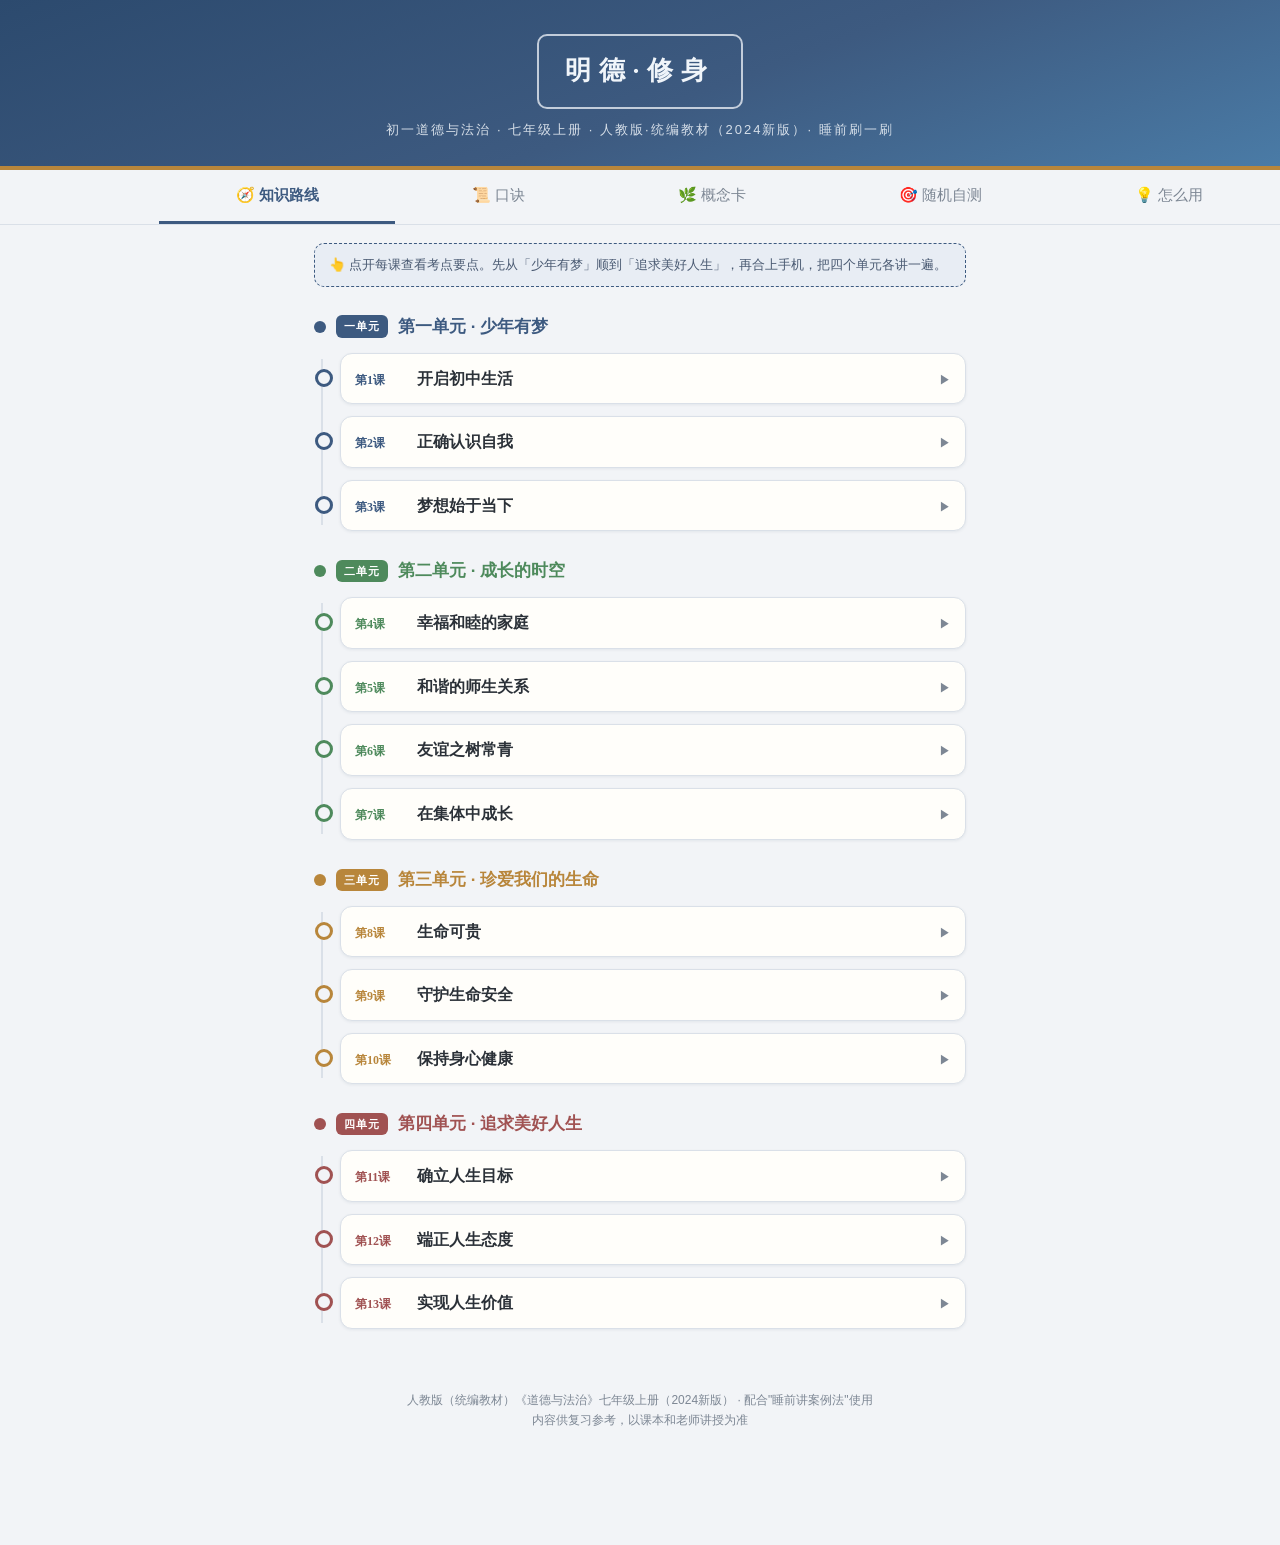
<file: cards/civics-7a.html>
<!DOCTYPE html>
<html lang="zh-CN">
<head>
<meta charset="utf-8">
<meta name="viewport" content="width=device-width, initial-scale=1, viewport-fit=cover">
<meta name="theme-color" content="#3d5a80">
<title>初一道德与法治 · 七年级上册记忆卡</title>
<style>
  :root {
    --paper: #f2f4f7;
    --card: #fffefa;
    --ink: #2b3138;
    --muted: #7d8794;
    --indigo: #3d5a80;
    --jade: #4e8a5c;
    --gold: #b8863b;
    --terra: #a05252;
    --line: #dae0e8;
  }
  * { margin: 0; padding: 0; box-sizing: border-box; -webkit-tap-highlight-color: transparent; }
  html { -webkit-text-size-adjust: 100%; }
  body {
    font-family: -apple-system, "PingFang SC", "Microsoft YaHei", sans-serif;
    background: var(--paper);
    color: var(--ink);
    line-height: 1.65;
    padding-bottom: 88px;
  }
  h1, h2, h3, .serif { font-family: "Songti SC", "STSong", "SimSun", Georgia, serif; }

  header {
    background: linear-gradient(160deg, #2c4a6e, var(--indigo) 55%, #4a7ba6);
    color: #f0f5fa;
    text-align: center;
    padding: 34px 18px 26px;
    border-bottom: 4px solid var(--gold);
  }
  header .seal {
    display: inline-block;
    border: 2px solid rgba(240,245,250,.75);
    border-radius: 10px;
    padding: 14px 26px;
    font-size: 26px;
    letter-spacing: 8px;
    font-weight: 700;
  }
  header .sub { margin-top: 10px; font-size: 13px; opacity: .85; letter-spacing: 2px; }

  nav {
    position: sticky; top: 0; z-index: 50;
    display: flex;
    background: rgba(242,244,247,.95);
    backdrop-filter: blur(8px);
    border-bottom: 1px solid var(--line);
    overflow-x: auto;
    -webkit-overflow-scrolling: touch;
  }
  nav button {
    flex: 1 0 auto;
    border: none; background: none;
    font: inherit; font-size: 15px;
    padding: 13px 14px;
    color: var(--muted);
    border-bottom: 3px solid transparent;
    cursor: pointer;
    white-space: nowrap;
  }
  nav button.on { color: var(--indigo); border-bottom-color: var(--indigo); font-weight: 600; }


  nav a.back {
    position: sticky;
    left: 0;
    z-index: 2;
    background: var(--paper);
    flex: 0 0 auto;
    border: none;
    font: inherit; font-size: 15px;
    padding: 13px 14px;
    color: var(--muted);
    border-bottom: 3px solid transparent;
    cursor: pointer;
    white-space: nowrap;
    text-decoration: none;
  }
  nav a.back:hover { color: var(--indigo); border-bottom-color: var(--indigo); font-weight: 600; }
  nav a.back + a.back { border-right: 1px solid var(--line); box-shadow: 3px 0 8px rgba(0,0,0,.07); }
  main { max-width: 680px; margin: 0 auto; padding: 18px 14px 30px; }
  .page { display: none; }
  .page.on { display: block; animation: fade .25s ease; }
  @keyframes fade { from { opacity: 0; transform: translateY(6px); } to { opacity: 1; transform: none; } }

  .tip {
    background: #e8edf4;
    border: 1px dashed var(--indigo);
    border-radius: 10px;
    padding: 10px 14px;
    font-size: 13px;
    color: #4a5a72;
    margin-bottom: 16px;
  }

  /* ---------- 知识路线 ---------- */
  .era-title {
    display: flex; align-items: center; gap: 10px;
    margin: 26px 0 12px;
    font-size: 17px; font-weight: 700;
  }
  .era-title .dot { width: 12px; height: 12px; border-radius: 50%; }
  .era-title .tag { font-size: 11px; color: #fff; border-radius: 6px; padding: 2px 8px; letter-spacing: 1px; }
  .timeline { position: relative; padding-left: 26px; }
  .timeline::before {
    content: ""; position: absolute; left: 7px; top: 6px; bottom: 6px;
    width: 2px; background: var(--line);
  }
  .node { position: relative; margin-bottom: 12px; }
  .node::before {
    content: ""; position: absolute; left: -25px; top: 16px;
    width: 12px; height: 12px; border-radius: 50%;
    background: var(--paper); border: 3px solid var(--dotc, var(--indigo));
  }
  .node-card {
    background: var(--card);
    border: 1px solid var(--line);
    border-radius: 12px;
    overflow: hidden;
    box-shadow: 0 1px 3px rgba(40,60,90,.08);
  }
  .node-head {
    display: flex; align-items: baseline; gap: 10px;
    padding: 12px 14px;
    cursor: pointer;
  }
  .node-head .date {
    font-size: 12px; font-weight: 700; white-space: nowrap;
    color: var(--dotc, var(--indigo));
    min-width: 52px;
    font-family: Georgia, serif;
  }
  .node-head .t { font-weight: 600; font-size: 15.5px; }
  .node-head .arrow { margin-left: auto; color: var(--muted); font-size: 12px; transition: transform .2s; }
  .node.open .arrow { transform: rotate(90deg); }
  .node-body { display: none; padding: 2px 14px 13px; border-top: 1px dashed var(--line); }
  .node.open .node-body { display: block; }
  .node-body li {
    list-style: none;
    font-size: 14px;
    padding: 4px 0 4px 18px;
    position: relative;
    color: #3e4650;
  }
  .node-body li::before {
    content: "·"; position: absolute; left: 6px;
    color: var(--dotc, var(--indigo)); font-weight: 700;
  }
  .node-body .kw {
    display: inline-block;
    background: rgba(61,90,128,.1);
    color: var(--indigo);
    border-radius: 5px;
    padding: 0 6px;
    font-size: 13px;
    margin: 2px 0;
  }

  /* ---------- 口诀 ---------- */
  .rhyme {
    background: var(--card);
    border: 1px solid var(--line);
    border-left: 4px solid var(--indigo);
    border-radius: 10px;
    padding: 14px 16px;
    margin-bottom: 14px;
  }
  .rhyme h3 { font-size: 15px; color: var(--indigo); margin-bottom: 6px; }
  .rhyme .verse {
    font-family: "Songti SC", "STSong", "SimSun", serif;
    font-size: 16.5px;
    letter-spacing: 1px;
    color: var(--ink);
    white-space: pre-line;
  }
  .rhyme .note { font-size: 12.5px; color: var(--muted); margin-top: 6px; }
  table.num { width: 100%; border-collapse: collapse; font-size: 14px; background: var(--card); border-radius: 10px; overflow: hidden; }
  table.num th, table.num td { border: 1px solid var(--line); padding: 7px 10px; text-align: left; }
  table.num th { background: #e8edf4; font-size: 13px; color: #4a5a72; }
  table.num td.d { font-family: Georgia, serif; font-weight: 700; color: var(--indigo); white-space: nowrap; }

  /* ---------- 概念卡 ---------- */
  .grid { display: grid; grid-template-columns: repeat(2, 1fr); gap: 10px; }
  @media (min-width: 480px) { .grid { grid-template-columns: repeat(3, 1fr); } }
  .flip { perspective: 800px; height: 118px; cursor: pointer; }
  .flip .inner {
    position: relative; width: 100%; height: 100%;
    transition: transform .35s;
    transform-style: preserve-3d;
  }
  .flip.flipped .inner { transform: rotateY(180deg); }
  .face {
    position: absolute; inset: 0;
    backface-visibility: hidden; -webkit-backface-visibility: hidden;
    border-radius: 12px;
    display: flex; flex-direction: column; justify-content: center; align-items: center;
    padding: 8px; text-align: center;
  }
  .face.front {
    background: var(--card);
    border: 1px solid var(--line);
    border-top: 4px solid var(--c, var(--indigo));
  }
  .face.front .name { font-family: "Songti SC", serif; font-size: 16.5px; font-weight: 700; }
  .face.front .role { font-size: 11.5px; color: var(--muted); margin-top: 3px; }
  .face.front .hint { font-size: 10px; color: #bfc8d2; margin-top: 6px; }
  .face.back {
    background: linear-gradient(150deg, var(--c, var(--indigo)), color-mix(in srgb, var(--c, var(--indigo)) 72%, black));
    color: #f0f5fa;
    transform: rotateY(180deg);
    font-size: 12px;
    line-height: 1.5;
    overflow: hidden;
  }
  .face.back .tag { font-size: 14.5px; font-weight: 700; letter-spacing: 1px; }
  .face.back .more { margin-top: 4px; opacity: .92; }

  /* ---------- 随机自测 ---------- */
  .quiz-card {
    background: var(--card); border: 1px solid var(--line);
    border-radius: 12px; padding: 16px 16px 18px;
    box-shadow: 0 1px 3px rgba(40,60,90,.08);
  }
  .quiz-progress { font-size: 12px; color: var(--muted); margin-bottom: 8px; display: flex; justify-content: space-between; }
  .quiz-q { font-size: 16px; font-weight: 600; margin-bottom: 12px; }
  .quiz-opts { display: flex; flex-direction: column; gap: 8px; }
  .opt {
    text-align: left; border: 1.5px solid var(--line); background: #fbfdfb;
    border-radius: 10px; padding: 11px 12px; font: inherit; font-size: 14px;
    cursor: pointer; display: flex; gap: 8px; align-items: flex-start; min-height: 40px; color: var(--ink);
  }
  .opt .idx { font-weight: 700; color: var(--indigo); }
  .opt.correct { border-color: var(--jade); background: #edf5e8; }
  .opt.wrong { border-color: #c0564d; background: #f9e9e7; }
  .opt:disabled { cursor: default; }
  .quiz-exp {
    display: none; margin-top: 10px; font-size: 13px; color: #3e4650;
    background: #edf5e8; border-left: 3px solid var(--jade); padding: 8px 10px; border-radius: 8px;
  }
  .quiz-next {
    display: none; margin-top: 12px; width: 100%; border: none;
    background: var(--indigo); color: #fff; font: inherit; font-size: 15px;
    padding: 12px; border-radius: 10px; cursor: pointer;
  }
  .quiz-result { text-align: center; padding: 26px 10px; display: none; }
  .quiz-score { font-size: 44px; font-weight: 800; color: var(--indigo); font-family: Georgia, serif; }
  .quiz-result .msg { font-size: 14px; color: #3e4650; margin: 8px 0 16px; }
  .quiz-result button {
    border: 1.5px solid var(--indigo); background: #fbfdfb; color: var(--indigo);
    font: inherit; font-size: 14px; padding: 10px 16px; border-radius: 10px; margin: 0 5px; cursor: pointer;
  }
  .quiz-result button.primary { background: var(--indigo); color: #fff; }

  /* ---------- 怎么用 ---------- */
  .method {
    background: var(--card); border: 1px solid var(--line);
    border-radius: 12px; padding: 16px 18px; margin-bottom: 14px;
  }
  .method h3 { font-size: 15.5px; color: var(--indigo); margin-bottom: 6px; }
  .method p { font-size: 14px; color: #3e4650; }
  .method .step { font-weight: 700; }

  footer {
    text-align: center; padding: 20px 16px 26px;
    font-size: 12px; color: var(--muted);
  }
</style>
</head>
<body>

<header>
  <div class="seal serif">明德·修身</div>
  <div class="sub">初一道德与法治 · 七年级上册 · 人教版·统编教材（2024新版）· 睡前刷一刷</div>
</header>

<nav id="tabs">

  <a class="back" href="../index.html">🏠 首页</a>
  <a class="back" href="../subjects/daofa.html">← 道法</a>
  <button class="on" data-page="route">🧭 知识路线</button>
  <button data-page="rhyme">📜 口诀</button>
  <button data-page="cards">🌿 概念卡</button>
  <button data-page="quiz">🎯 随机自测</button>
  <button data-page="howto">💡 怎么用</button>
</nav>

<main>
  <!-- ============ 知识路线 ============ -->
  <section class="page on" id="page-route">
    <div class="tip">👆 点开每课查看考点要点。先从「少年有梦」顺到「追求美好人生」，再合上手机，把四个单元各讲一遍。</div>
    <div id="route-box"></div>
  </section>

  <!-- ============ 口诀 ============ -->
  <section class="page" id="page-rhyme">
    <div class="tip">口诀先读顺、再抄一遍，比死背快得多。</div>

    <div class="rhyme">
      <h3>① 认识自我</h3>
      <div class="verse">自评他评两途径，
冷静分析有则改；
接纳欣赏不自卑，
扬长避短做更好。</div>
      <div class="note">他人评价要重视但不盲从——"有则改之，无则加勉"。</div>
    </div>

    <div class="rhyme">
      <h3>② 梦想与努力</h3>
      <div class="verse">少年有梦不止步，
与时代脉搏同频；
努力架起连心桥，
立志坚持有方法。</div>
      <div class="note">答题金句：努力，是梦想与现实之间的桥梁。</div>
    </div>

    <div class="rhyme">
      <h3>③ 家庭亲情</h3>
      <div class="verse">家是身心寄居所，
更是心灵避风港；
孝亲敬长传美德，
法定义务记心上。</div>
      <div class="note">孝亲敬长既是<b>传统美德</b>，也是<b>法定义务</b>——两个"身份"都要答。</div>
    </div>

    <div class="rhyme">
      <h3>④ 师生关系</h3>
      <div class="verse">走近老师风格异，
教学相长共进步；
批评背后是爱护，
珍惜情谊记心里。</div>
      <div class="note">对待老师批评：把注意力放在<b>批评的内容和用意</b>上，理解老师的良苦用心。</div>
    </div>

    <div class="rhyme">
      <h3>⑤ 友谊真谛</h3>
      <div class="verse">平等双向亲密系，
心灵相遇是真谛；
竞争未必伤友谊，
原则底线要守住。</div>
      <div class="note">友谊不是一成不变的；呵护友谊要用心关怀、尊重对方、正确处理冲突。</div>
    </div>

    <div class="rhyme">
      <h3>⑥ 集体生活</h3>
      <div class="verse">集体生活成就我，
涵养品格展个性；
美好集体共建设，
个人集体共成长。</div>
      <div class="note">个人离不开集体，集体也离不开个人——双向奔赴。</div>
    </div>

    <div class="rhyme">
      <h3>⑦ 敬畏生命</h3>
      <div class="verse">生命来之不易，
独特短暂不可逆；
敬畏生命至上意，
休戚与共记心里。</div>
      <div class="note">答题金句：生命至上；我们对他人的生命怀有敬畏，彼此休戚与共。</div>
    </div>

    <div class="rhyme">
      <h3>⑧ 安全自护</h3>
      <div class="verse">遇险冷静先判断，
机智求救拨电话；
掌握急救护身体，
安全意识时刻挂。</div>
      <div class="note">常用应急电话：110（报警）、119（火警）、120（急救）。</div>
    </div>

    <div class="rhyme">
      <h3>⑨ 身心健康</h3>
      <div class="verse">爱护身体勤锻炼，
规律作息不熬夜；
滋养心灵会调适，
有了烦恼找帮助。</div>
      <div class="note">保持身心健康＝<b>爱护身体</b>＋<b>滋养心灵</b>，两手都要抓。</div>
    </div>

    <div class="rhyme">
      <h3>⑩ 必背金句表（考场上值 10 分）</h3>
      <table class="num">
        <tr><th>关键词</th><th>一句话记</th></tr>
        <tr><td class="d">家</td><td>身心寄居之所、心灵的港湾</td></tr>
        <tr><td class="d">努力</td><td>梦想与现实之间的桥梁</td></tr>
        <tr><td class="d">老师批评</td><td>关心、提醒和爱护</td></tr>
        <tr><td class="d">友谊</td><td>一种亲密的关系、心灵的相遇</td></tr>
        <tr><td class="d">生命</td><td>生命至上，彼此休戚与共</td></tr>
        <tr><td class="d">劳动</td><td>一切财富的源泉、幸福的源泉</td></tr>
        <tr><td class="d">集体</td><td>涵养品格、发展个性</td></tr>
        <tr><td class="d">人生目标</td><td>与国家、民族的命运紧密相连</td></tr>
      </table>
    </div>
  </section>

  <!-- ============ 概念卡 ============ -->
  <section class="page" id="page-cards">
    <div class="tip">👇 先看概念猜答案，点卡片翻面对答案。全对的卡就跳过，只刷翻错的。</div>
    <div id="cards-box"></div>
  </section>

  <!-- ============ 随机自测 ============ -->
  <section class="page" id="page-quiz">
    <div class="tip">每次题目顺序随机。选错不要紧，看一眼解析，记住就算赢。</div>
    <div class="quiz-card" id="quiz-card"></div>
  </section>

  <!-- ============ 怎么用 ============ -->
  <section class="page" id="page-howto">
    <div class="method">
      <h3>🌙 每晚 10 分钟：讲案例法</h3>
      <p><span class="step">①</span> 打开知识路线，把今天学的课顺一遍（1 分钟）；<br>
      <span class="step">②</span> 用一件身边小事，把这一课的观点讲给爸妈听（5 分钟）；<br>
      <span class="step">③</span> 讲不出的地方，点开对应节点只看那一个（4 分钟）。</p>
    </div>
    <div class="method">
      <h3>🃏 碎片时间：刷概念卡</h3>
      <p>排队、坐车、课间，翻两轮概念卡。翻错的第二天再刷一遍——只跟"没记住的"较劲，不要从头背。</p>
    </div>
    <div class="method">
      <h3>📅 周末 20 分钟：整体过线</h3>
      <p>把知识路线从「开启初中生活」到「实现人生价值」完整讲一遍。哪一课讲不顺，就说明那里要补；再来一轮随机自测，正确率 15/18 以上就稳了。</p>
    </div>
    <div class="method">
      <h3>✍️ 考试小提醒</h3>
      <p>道法大题是<b>踩点给分</b>：先亮观点（关键词句），再结合材料（"材料中……体现了……"）。看到"怎么做"的题，分<b>主体</b>答：自己、家庭、学校、社会，一层一个点。</p>
    </div>
    <div class="tip" style="margin-top:4px">📱 建议用 Safari 打开后「分享 → 添加到主屏幕」，像 App 一样点开就刷。</div>
  </section>
</main>

<footer>
  人教版（统编教材）《道德与法治》七年级上册（2024新版） · 配合"睡前讲案例法"使用<br>
  内容供复习参考，以课本和老师讲授为准
</footer>

<script>
/* ================= 知识路线数据（统编版2024·四单元13课） ================= */
var ERAS = [
  { name: "第一单元 · 少年有梦", tag: "一单元", color: "#3d5a80", nodes: [
    { date: "第1课", title: "开启初中生活", pts: ["中学时代：新的起点、新的机会与可能，也带来<b>新的挑战</b>", "初中生活为我们提供发展自我的多种机会（新课程、新集体、新社团）", "<b>规划初中生活</b>：确立目标＋落实行动，做自己的主人"] },
    { date: "第2课", title: "正确认识自我", pts: ["认识自己很重要：促进自我发展、促进与他人交往", "途径：<b>自我评价</b>（观察、反省）和<b>他人评价</b>（冷静分析，不盲从）", "<b>做更好的自己</b>：接纳与欣赏自己、扬长避短、主动改正缺点、不断激发潜能"] },
    { date: "第3课", title: "梦想始于当下", pts: ["少年梦想的特点：与<b>个人人生目标</b>紧密相连、与<b>时代脉搏</b>紧密相连（与中国梦密不可分）", "<b>努力</b>，是梦想与现实之间的桥梁", "努力需要：<b>立志、坚持、有方法</b>——把努力落实在每一天"] }
  ]},
  { name: "第二单元 · 成长的时空", tag: "二单元", color: "#4e8a5c", nodes: [
    { date: "第4课", title: "幸福和睦的家庭", pts: ["家的意味：家是<b>身心寄居之所</b>，是<b>心灵的港湾</b>；家有亲情与关爱", "<b>孝亲敬长</b>：中华民族传统美德，也是<b>法定义务</b>", "让家更美好：现代家庭特点、学会与父母沟通、共建共享家庭氛围"] },
    { date: "第5课", title: "和谐的师生关系", pts: ["走近老师：不同风格的老师都值得尊重", "<b>教学相长</b>：主动参与、勤学好问，与老师相互交流促进", "正确对待老师批评：把注意力放在<b>批评的内容和用意</b>上——批评是关心、提醒和爱护", "珍惜师生情谊：尊重、理解、平等相待"] },
    { date: "第6课", title: "友谊之树常青", pts: ["友谊的特质：一种<b>亲密的关系</b>、<b>平等双向</b>的、<b>心灵的相遇</b>", "澄清友谊：竞争并不必然伤害友谊；友谊不是一成不变的；友谊不能没有原则", "建立友谊：开放自己、持续行动；<b>呵护友谊</b>：用心关怀、学会尊重、正确处理冲突"] },
    { date: "第7课", title: "在集体中成长", pts: ["集体的力量：来源于成员共同的目标与团结协作", "<b>集体生活成就我</b>：涵养品格（学会交往与担当）、发展个性", "<b>共建美好集体</b>：共同确定愿景与规则，人人都是主人翁"] }
  ]},
  { name: "第三单元 · 珍爱我们的生命", tag: "三单元", color: "#b8863b", nodes: [
    { date: "第8课", title: "生命可贵", pts: ["生命特点：<b>来之不易、独特的、不可逆的、短暂的</b>", "生命至上：生命价值高于一切", "<b>敬畏生命</b>：珍爱自己的生命，关怀他人的生命，彼此<b>休戚与共</b>"] },
    { date: "第9课", title: "守护生命安全", pts: ["<b>增强安全意识</b>：识别危险情景，学习自救自护知识", "<b>提高防护能力</b>：遇险冷静判断、机智求救（110、119、120）", "掌握基本急救常识：止血包扎、心肺复苏（胸外按压）等"] },
    { date: "第10课", title: "保持身心健康", pts: ["<b>爱护身体</b>：养成健康生活方式，规律作息、合理饮食、坚持锻炼", "<b>滋养心灵</b>：正确看待情绪，学会心理调适（倾诉、运动、转移注意）", "心理困扰别硬扛：主动<b>寻求专业帮助</b>不丢人"] }
  ]},
  { name: "第四单元 · 追求美好人生", tag: "四单元", color: "#a05252", nodes: [
    { date: "第11课", title: "确立人生目标", pts: ["人生目标体现着生命的价值，指引人生方向", "<b>树立正确的人生目标</b>：与国家、民族的命运紧密相连，从自身实际出发"] },
    { date: "第12课", title: "端正人生态度", pts: ["拥有<b>积极的人生态度</b>：乐观向上、认真务实", "<b>正确对待顺境与逆境</b>：顺境不骄、居安思危；逆境不馁、化危为机"] },
    { date: "第13课", title: "实现人生价值", pts: ["<b>在劳动中创造人生价值</b>：劳动是一切财富的源泉、幸福的源泉", "<b>在奉献中成就精彩人生</b>：服务社会、关爱他人，青春当担当"] }
  ]}
];

var box = document.getElementById("route-box");
ERAS.forEach(function (era) {
  var h = document.createElement("div");
  h.className = "era-title";
  h.innerHTML = '<span class="dot" style="background:' + era.color + '"></span>' +
    '<span class="tag" style="background:' + era.color + '">' + era.tag + "</span>" +
    '<span style="color:' + era.color + '">' + era.name + "</span>";
  box.appendChild(h);
  var tl = document.createElement("div");
  tl.className = "timeline";
  era.nodes.forEach(function (n) {
    var d = document.createElement("div");
    d.className = "node";
    d.style.setProperty("--dotc", era.color);
    d.innerHTML =
      '<div class="node-card">' +
        '<div class="node-head"><span class="date">' + n.date + '</span><span class="t">' + n.title + '</span><span class="arrow">▶</span></div>' +
        '<div class="node-body"><ul>' + n.pts.map(function (p) { return "<li>" + p + "</li>"; }).join("") + "</ul></div>" +
      "</div>";
    d.querySelector(".node-head").addEventListener("click", function () { d.classList.toggle("open"); });
    tl.appendChild(d);
  });
  box.appendChild(tl);
});

/* ================= 概念卡数据（4组20张） ================= */
var CARDS = [
  { g: "自我与梦想", color: "#3d5a80", list: [
    { n: "认识自己的途径", r: "两条路", tag: "自评＋他评", more: "自我评价（观察反省）；他人评价（重视但不盲从，冷静分析）" },
    { n: "做更好的自己", r: "怎么进步？", tag: "扬长避短", more: "接纳欣赏自己、主动改正缺点、不断激发潜能" },
    { n: "少年梦想的特点", r: "与什么相连？", tag: "个人＋时代", more: "与个人人生目标紧密相连；与时代脉搏紧密相连（与中国梦密不可分）" },
    { n: "努力", r: "梦想与现实之间", tag: "桥梁", more: "努力需要立志、坚持、有方法；把努力落实在每一天" },
    { n: "规划初中生活", r: "新起点", tag: "目标＋行动", more: "确立目标、落实行动，做自己的主人" }
  ]},
  { g: "关系与集体", color: "#4e8a5c", list: [
    { n: "家的意味", r: "家是什么？", tag: "身心寄居·心灵港湾", more: "家里有亲情之爱；孝亲敬长是传统美德＋法定义务" },
    { n: "教学相长", r: "师生关系", tag: "互相促进", more: "主动参与、勤学好问；与老师交流互动、共享学习乐趣" },
    { n: "友谊的特质", r: "三个关键词", tag: "亲密·平等双向·心灵相遇", more: "竞争并不必然伤害友谊；友谊不是一成不变的；友谊要有原则" },
    { n: "呵护友谊", r: "怎么做？", tag: "关怀·尊重·解冲突", more: "用心关怀对方、学会尊重、正确处理冲突、学会承受友谊的挫折" },
    { n: "集体生活成就我", r: "两大作用", tag: "涵养品格·发展个性", more: "学会交往与担当；包容他人、发展自己的个性" }
  ]},
  { g: "生命与安全", color: "#b8863b", list: [
    { n: "生命的特点", r: "四个词", tag: "来之不易·独特", more: "独特的、不可逆的、短暂的；生命来之不易" },
    { n: "敬畏生命", r: "态度", tag: "生命至上", more: "珍爱自己生命，关怀他人生命，彼此休戚与共" },
    { n: "提高防护能力", r: "遇险怎么办", tag: "冷静·求救·急救", more: "冷静判断、机智求救（110/119/120）、掌握基本急救常识" },
    { n: "爱护身体", r: "健康生活", tag: "作息·饮食·锻炼", more: "养成健康生活方式：规律作息、合理饮食、坚持锻炼" },
    { n: "滋养心灵", r: "心理调适", tag: "情绪·求助", more: "正确看待情绪、学会调适（倾诉、运动、转移注意）；主动寻求专业帮助" }
  ]},
  { g: "态度与价值", color: "#a05252", list: [
    { n: "人生目标", r: "方向标", tag: "与国家民族相连", more: "体现生命价值；从自身实际出发，把小我融入大我" },
    { n: "积极人生态度", r: "两个词", tag: "乐观·认真", more: "乐观向上、认真务实，过积极的生活" },
    { n: "顺境与逆境", r: "两种境遇", tag: "顺境不骄·逆境不馁", more: "顺境居安思危；逆境磨砺意志、化危为机" },
    { n: "劳动", r: "价值的源泉", tag: "财富之源·幸福之源", more: "在劳动中创造人生价值；一切财富和幸福的源泉" },
    { n: "实现人生价值", r: "两条路径", tag: "劳动创造·奉献成就", more: "在劳动中创造、在奉献中成就精彩人生：服务社会、关爱他人" }
  ]}
];

var cbox = document.getElementById("cards-box");
CARDS.forEach(function (group) {
  var h = document.createElement("div");
  h.className = "era-title";
  h.innerHTML = '<span class="dot" style="background:' + group.color + '"></span>' +
    '<span style="color:' + group.color + '">' + group.g + "</span>";
  cbox.appendChild(h);
  var grid = document.createElement("div");
  grid.className = "grid";
  group.list.forEach(function (p) {
    var f = document.createElement("div");
    f.className = "flip";
    f.style.setProperty("--c", group.color);
    f.innerHTML =
      '<div class="inner">' +
        '<div class="face front"><div class="name">' + p.n + '</div><div class="role">' + p.r + '</div><div class="hint">点我 翻面看考点</div></div>' +
        '<div class="face back"><div class="tag">' + p.tag + '</div><div class="more">' + p.more + "</div></div>" +
      "</div>";
    f.addEventListener("click", function () { f.classList.toggle("flipped"); });
    grid.appendChild(f);
  });
  cbox.appendChild(grid);
});

/* ================= 随机自测（18题） ================= */
var QUIZ = [
  { q: "初中生活的新起点意味着我们要学会？", opts: ["完全依赖父母", "主动规划自己的生活", "放弃娱乐只顾学习", "所有事都自己决定"], a: 1, exp: "中学时代是新的起点：主动规划、确立目标、落实行动，做自己的主人。" },
  { q: "认识自己的重要途径包括？", opts: ["自我评价和他人评价", "照镜子和称体重", "考试排名", "网上测试"], a: 0, exp: "自我评价（观察、反省）＋他人评价（冷静分析、不盲从）。" },
  { q: "面对他人的评价，正确的态度是？", opts: ["全部听信照做", "一概不理", "冷静分析，有则改之无则加勉", "只听夸奖的话"], a: 2, exp: "他人评价要重视，但要用理性的心态面对：有则改之，无则加勉。" },
  { q: "做更好的自己，需要？", opts: ["只看自己的优点", "接纳与欣赏自己、扬长避短、激发潜能", "和别人处处攀比", "掩盖自己的缺点"], a: 1, exp: "接纳与欣赏自己、扬长避短、主动改正缺点、不断激发潜能。" },
  { q: "少年梦想的重要特点是？", opts: ["与现实完全无关", "与个人人生目标和时代脉搏紧密相连", "只属于少数人", "想一想就能实现"], a: 1, exp: "少年的梦想与个人人生目标紧密相连，与时代脉搏紧密相连、与中国梦密不可分。" },
  { q: "梦想与现实之间的桥梁是？", opts: ["运气", "等待", "努力", "天赋"], a: 2, exp: "努力，是梦想与现实之间的桥梁；努力需要立志、坚持、有方法。" },
  { q: "「家是身心寄居之所、心灵的港湾」，这句话说明？", opts: ["家就是房子", "家中有亲情之爱，给人温暖与依靠", "家是吃饭的地方", "家不需要经营"], a: 1, exp: "家不只是房子，家中有亲人、有亲情，是身心寄居之所、心灵的港湾。" },
  { q: "关于孝亲敬长，下列说法正确的是？", opts: ["长大了再说", "既是传统美德，也是法定义务", "只是道德提倡，可做可不做", "只有节假日才需要"], a: 1, exp: "孝亲敬长是中华民族的传统美德，也是每个公民的法定义务。" },
  { q: "面对老师的批评，正确的做法是？", opts: ["当场顶撞老师", "把注意力放在批评的内容和用意上", "从此不理老师", "背后抱怨老师"], a: 1, exp: "老师的批评意味着关心、提醒和爱护，要理解老师的良苦用心。" },
  { q: "下列关于友谊的说法，正确的是？", opts: ["竞争必然伤害友谊", "友谊是一成不变的", "友谊是一种亲密的关系，是平等双向的", "为朋友做什么都行"], a: 2, exp: "友谊是亲密的关系、平等双向、心灵的相遇；竞争不必然伤害友谊，友谊需要原则。" },
  { q: "呵护友谊，我们应该？", opts: ["用心关怀、学会尊重、正确处理冲突", "对朋友百依百顺", "只在需要时联系", "替朋友做所有决定"], a: 0, exp: "呵护友谊需要用心关怀对方、尊重对方、正确处理冲突、学会承受友谊的挫折。" },
  { q: "集体生活对我们的成长有哪些作用？", opts: ["涵养品格、发展个性", "限制自由发展", "让人失去个性", "只提供娱乐"], a: 0, exp: "集体生活成就我：涵养品格（学会交往与担当）、发展个性。" },
  { q: "下列不是生命特点的是？", opts: ["生命来之不易", "生命是独特的", "生命可以重来", "生命是短暂的"], a: 2, exp: "生命的特点：来之不易、独特的、不可逆的、短暂的——生命不可逆，没有重来。" },
  { q: "「我们对他人的生命怀有敬畏，彼此休戚与共」，体现了？", opts: ["生命至上", "生命互不相干", "只顾自己安全", "生命可以轻视"], a: 0, exp: "敬畏生命：生命至上；珍爱自己的生命，也关怀他人的生命，彼此休戚与共。" },
  { q: "遇到火灾被困室内，正确的自救方法是？", opts: ["乘电梯快速逃生", "用湿毛巾捂住口鼻、低姿弯腰、走安全通道", "跳楼逃生", "躲在衣柜里不出声"], a: 1, exp: "火灾逃生：湿毛巾捂口鼻、低姿前行、走安全通道，不乘电梯；及时拨打119。" },
  { q: "当心里有烦恼、情绪低落时，恰当的做法是？", opts: ["憋在心里不说", "向信任的人倾诉、运动调适，必要时寻求专业帮助", "对家人乱发脾气", "熬夜玩游戏麻痹自己"], a: 1, exp: "滋养心灵：正确看待情绪，学会心理调适；主动寻求帮助不丢人。" },
  { q: "面对顺境，正确的态度是？", opts: ["居安思危、不骄不躁", "躺平享受", "狂妄自大", "与他人炫耀"], a: 0, exp: "顺境不骄：居安思危、戒骄戒躁；逆境不馁：磨砺意志、化危为机。" },
  { q: "实现人生价值，需要？", opts: ["等待机遇从天而降", "在劳动中创造、在奉献中成就", "只为自己打算", "投机取巧走捷径"], a: 1, exp: "在劳动中创造人生价值（劳动是财富和幸福的源泉），在奉献中成就精彩人生。" }
];

var qCard = document.getElementById("quiz-card");
var order = [], cur = 0, right = 0, wrongs = [];

function shuffle(arr) {
  var a = arr.slice();
  for (var i = a.length - 1; i > 0; i--) {
    var j = Math.floor(Math.random() * (i + 1));
    var t = a[i]; a[i] = a[j]; a[j] = t;
  }
  return a;
}

function startQuiz(pool) {
  order = shuffle(pool);
  cur = 0; right = 0; wrongs = [];
  renderQ();
}

function renderQ() {
  var qi = order[cur], item = QUIZ[qi];
  var html = '<div class="quiz-progress"><span>第 ' + (cur + 1) + " / " + order.length + " 题</span><span>答对 " + right + "</span></div>" +
    '<div class="quiz-q">' + item.q + "</div>" +
    '<div class="quiz-opts">' +
      item.opts.map(function (o, i) {
        return '<button class="opt" data-i="' + i + '"><span class="idx">' + "ABCD"[i] + '.</span><span>' + o + "</span></button>";
      }).join("") +
    "</div>" +
    '<div class="quiz-exp"></div>' +
    '<button class="quiz-next">' + (cur === order.length - 1 ? "查看成绩 🏁" : "下一题 →") + "</button>";
  qCard.innerHTML = html;
  var opts = qCard.querySelectorAll(".opt");
  opts.forEach(function (btn) {
    btn.addEventListener("click", function () {
      if (btn.disabled) return;
      var i = parseInt(btn.getAttribute("data-i"), 10);
      opts.forEach(function (b) { b.disabled = true; });
      var ok = i === item.a;
      if (ok) right++; else wrongs.push(qi);
      opts[item.a].classList.add("correct");
      if (!ok) btn.classList.add("wrong");
      var exp = qCard.querySelector(".quiz-exp");
      exp.style.display = "block";
      exp.textContent = (ok ? "✓ 答对了！ " : "✗ 答错了～ ") + item.exp;
      qCard.querySelector(".quiz-next").style.display = "block";
    });
  });
  qCard.querySelector(".quiz-next").addEventListener("click", function () {
    cur++;
    if (cur < order.length) renderQ(); else showResult();
  });
}

function showResult() {
  var pct = Math.round(right / order.length * 100);
  var msg = pct === 100 ? "满分！明德修身，你就是自己的小榜样 🌟" :
    pct >= 80 ? "很棒啦，再刷一轮错题就完美 ✨" :
    pct >= 60 ? "及格了！把错题里的金句再念两遍 📖" : "别灰心，先去看知识路线，再来一次 💪";
  var html = '<div class="quiz-result" style="display:block">' +
    '<div class="quiz-score">' + right + " / " + order.length + "</div>" +
    '<div class="msg">' + msg + "</div>" +
    '<button class="primary" id="q-restart">再来一遍</button>' +
    (wrongs.length ? '<button id="q-wrong">只刷错题（' + wrongs.length + "道）</button>" : "") +
    "</div>";
  qCard.innerHTML = html;
  qCard.querySelector("#q-restart").addEventListener("click", function () { startQuiz(QUIZ.map(function (_, i) { return i; })); });
  var wBtn = qCard.querySelector("#q-wrong");
  if (wBtn) wBtn.addEventListener("click", function () { startQuiz(wrongs.slice()); });
}

startQuiz(QUIZ.map(function (_, i) { return i; }));

/* ================= Tab 切换 ================= */
var tabs = document.querySelectorAll("#tabs button");
tabs.forEach(function (btn) {
  btn.addEventListener("click", function () {
    tabs.forEach(function (b) { b.classList.remove("on"); });
    btn.classList.add("on");
    document.querySelectorAll(".page").forEach(function (p) { p.classList.remove("on"); });
    document.getElementById("page-" + btn.dataset.page).classList.add("on");
    window.scrollTo({ top: 0, behavior: "smooth" });
  });
});
</script>
</body>
</html>
</file>
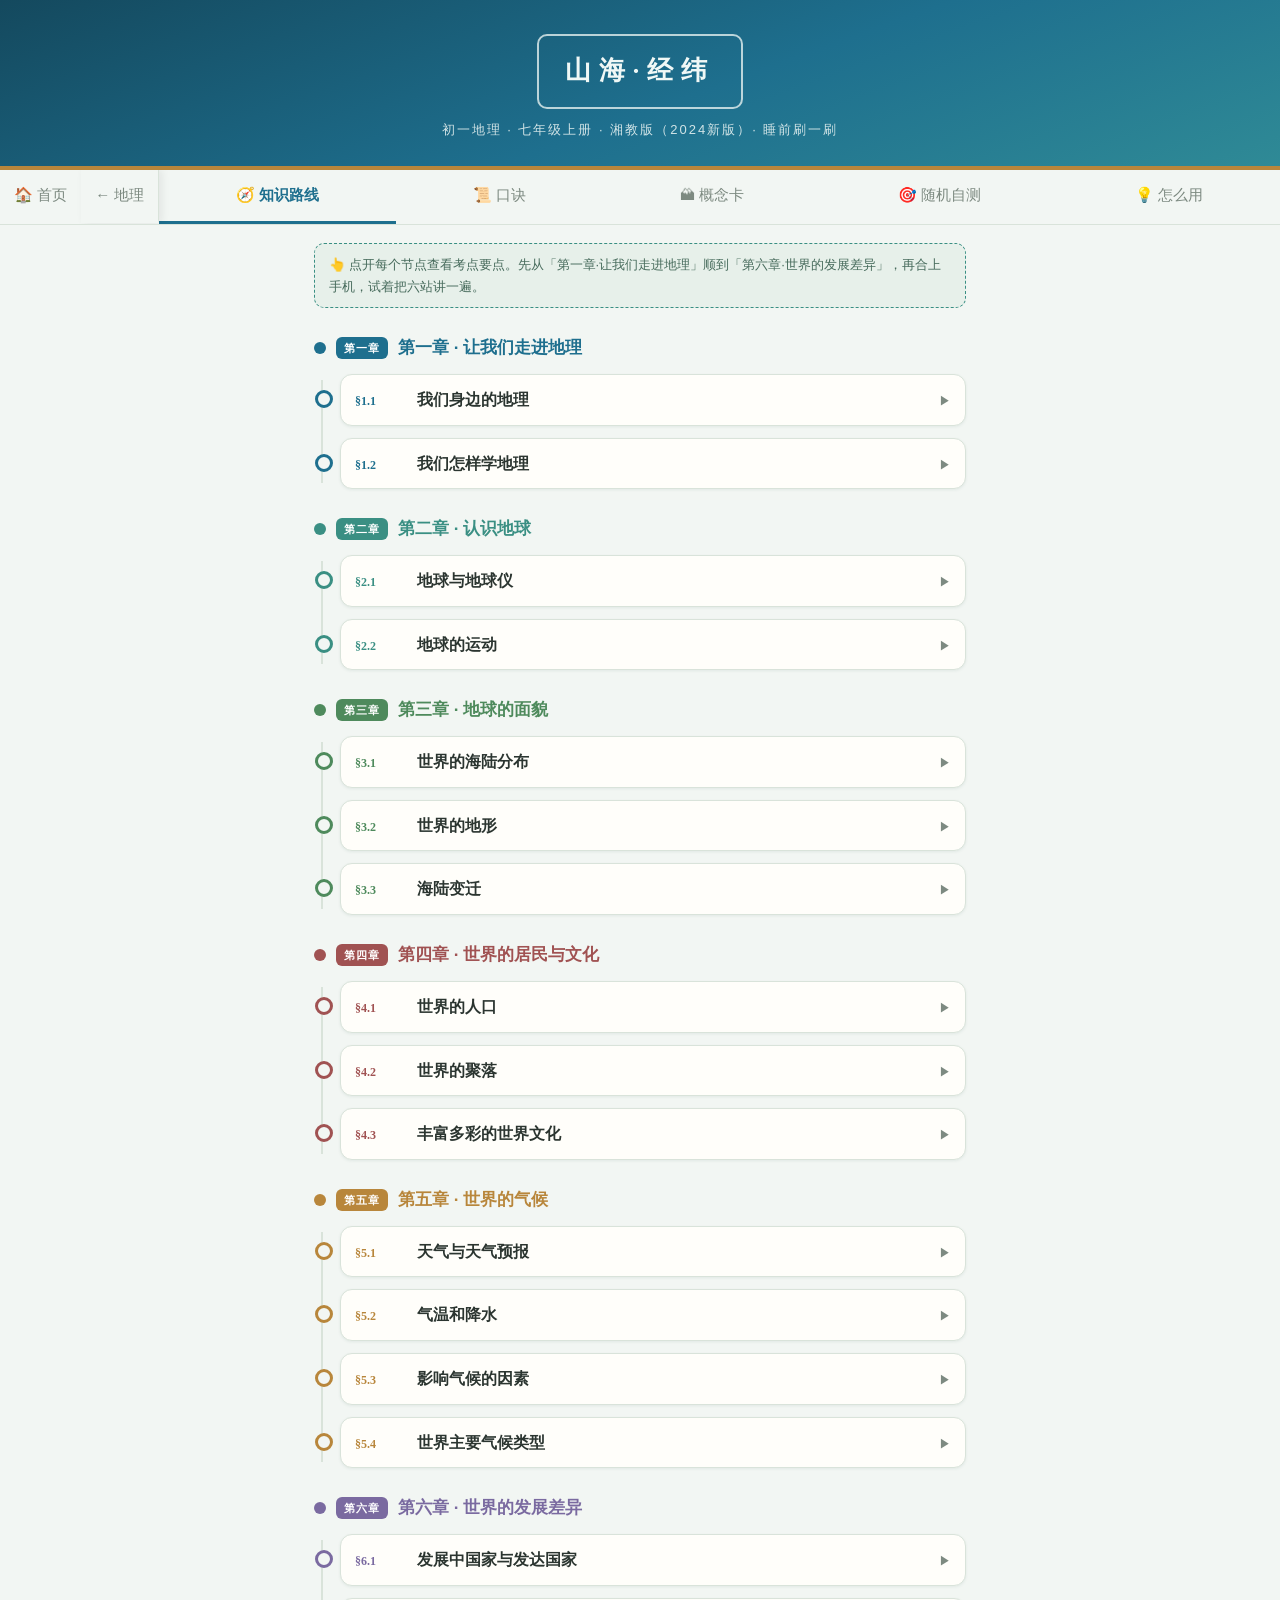
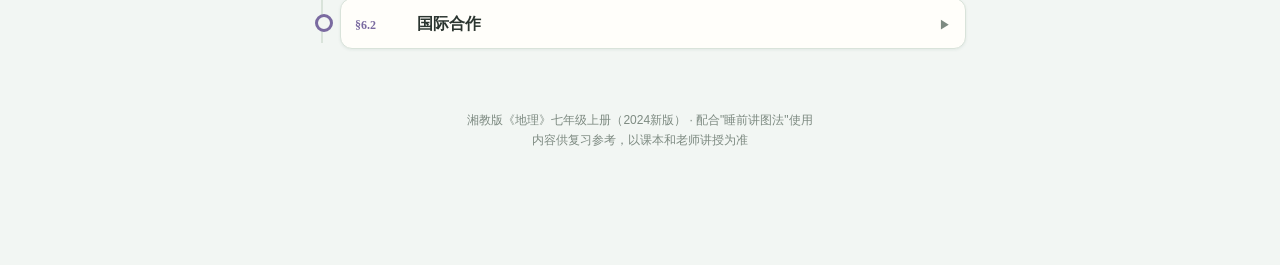
<file: cards/geography-7a.html>
<!DOCTYPE html>
<html lang="zh-CN">
<head>
<meta charset="utf-8">
<meta name="viewport" content="width=device-width, initial-scale=1, viewport-fit=cover">
<meta name="theme-color" content="#1e6f8e">
<title>初一地理 · 七年级上册记忆卡</title>
<style>
  :root {
    --paper: #f2f6f3;
    --card: #fffefa;
    --ink: #2b3530;
    --muted: #7d8a81;
    --ocean: #1e6f8e;
    --teal: #3a8f83;
    --green: #4e8a5c;
    --gold: #b8863b;
    --terra: #a05252;
    --line: #d9e3da;
  }
  * { margin: 0; padding: 0; box-sizing: border-box; -webkit-tap-highlight-color: transparent; }
  html { -webkit-text-size-adjust: 100%; }
  body {
    font-family: -apple-system, "PingFang SC", "Microsoft YaHei", sans-serif;
    background: var(--paper);
    color: var(--ink);
    line-height: 1.65;
    padding-bottom: 88px;
  }
  h1, h2, h3, .serif { font-family: "Songti SC", "STSong", "SimSun", Georgia, serif; }

  header {
    background: linear-gradient(160deg, #14495e, var(--ocean) 55%, #2f8a96);
    color: #f0f8f6;
    text-align: center;
    padding: 34px 18px 26px;
    border-bottom: 4px solid var(--gold);
  }
  header .seal {
    display: inline-block;
    border: 2px solid rgba(240,248,246,.75);
    border-radius: 10px;
    padding: 14px 26px;
    font-size: 26px;
    letter-spacing: 8px;
    font-weight: 700;
  }
  header .sub { margin-top: 10px; font-size: 13px; opacity: .85; letter-spacing: 2px; }

  nav {
    position: sticky; top: 0; z-index: 50;
    display: flex;
    background: rgba(242,246,243,.95);
    backdrop-filter: blur(8px);
    border-bottom: 1px solid var(--line);
    overflow-x: auto;
    -webkit-overflow-scrolling: touch;
  }
  nav button {
    flex: 1 0 auto;
    border: none; background: none;
    font: inherit; font-size: 15px;
    padding: 13px 14px;
    color: var(--muted);
    border-bottom: 3px solid transparent;
    cursor: pointer;
    white-space: nowrap;
  }
  nav button.on { color: var(--ocean); border-bottom-color: var(--ocean); font-weight: 600; }


  nav a.back {
    position: sticky;
    left: 0;
    z-index: 2;
    background: var(--paper);
    flex: 0 0 auto;
    border: none;
    font: inherit; font-size: 15px;
    padding: 13px 14px;
    color: var(--muted);
    border-bottom: 3px solid transparent;
    cursor: pointer;
    white-space: nowrap;
    text-decoration: none;
  }
  nav a.back:hover { color: var(--ocean); border-bottom-color: var(--ocean); font-weight: 600; }
  nav a.back + a.back { border-right: 1px solid var(--line); box-shadow: 3px 0 8px rgba(0,0,0,.07); }
  main { max-width: 680px; margin: 0 auto; padding: 18px 14px 30px; }
  .page { display: none; }
  .page.on { display: block; animation: fade .25s ease; }
  @keyframes fade { from { opacity: 0; transform: translateY(6px); } to { opacity: 1; transform: none; } }

  .tip {
    background: #e7f0ea;
    border: 1px dashed var(--teal);
    border-radius: 10px;
    padding: 10px 14px;
    font-size: 13px;
    color: #476b5c;
    margin-bottom: 16px;
  }

  /* ---------- 知识路线（时间轴） ---------- */
  .era-title {
    display: flex; align-items: center; gap: 10px;
    margin: 26px 0 12px;
    font-size: 17px; font-weight: 700;
  }
  .era-title .dot { width: 12px; height: 12px; border-radius: 50%; }
  .era-title .tag { font-size: 11px; color: #fff; border-radius: 6px; padding: 2px 8px; letter-spacing: 1px; }
  .timeline { position: relative; padding-left: 26px; }
  .timeline::before {
    content: ""; position: absolute; left: 7px; top: 6px; bottom: 6px;
    width: 2px; background: var(--line);
  }
  .node { position: relative; margin-bottom: 12px; }
  .node::before {
    content: ""; position: absolute; left: -25px; top: 16px;
    width: 12px; height: 12px; border-radius: 50%;
    background: var(--paper); border: 3px solid var(--dotc, var(--ocean));
  }
  .node-card {
    background: var(--card);
    border: 1px solid var(--line);
    border-radius: 12px;
    overflow: hidden;
    box-shadow: 0 1px 3px rgba(30,80,70,.08);
  }
  .node-head {
    display: flex; align-items: baseline; gap: 10px;
    padding: 12px 14px;
    cursor: pointer;
  }
  .node-head .date {
    font-size: 12px; font-weight: 700; white-space: nowrap;
    color: var(--dotc, var(--ocean));
    min-width: 52px;
    font-family: Georgia, serif;
  }
  .node-head .t { font-weight: 600; font-size: 15.5px; }
  .node-head .arrow { margin-left: auto; color: var(--muted); font-size: 12px; transition: transform .2s; }
  .node.open .arrow { transform: rotate(90deg); }
  .node-body { display: none; padding: 2px 14px 13px; border-top: 1px dashed var(--line); }
  .node.open .node-body { display: block; }
  .node-body li {
    list-style: none;
    font-size: 14px;
    padding: 4px 0 4px 18px;
    position: relative;
    color: #3f4a44;
  }
  .node-body li::before {
    content: "·"; position: absolute; left: 6px;
    color: var(--dotc, var(--ocean)); font-weight: 700;
  }
  .node-body .kw {
    display: inline-block;
    background: rgba(30,111,142,.08);
    color: var(--ocean);
    border-radius: 5px;
    padding: 0 6px;
    font-size: 13px;
    margin: 2px 0;
  }

  /* ---------- 口诀 ---------- */
  .rhyme {
    background: var(--card);
    border: 1px solid var(--line);
    border-left: 4px solid var(--ocean);
    border-radius: 10px;
    padding: 14px 16px;
    margin-bottom: 14px;
  }
  .rhyme h3 { font-size: 15px; color: var(--ocean); margin-bottom: 6px; }
  .rhyme .verse {
    font-family: "Songti SC", "STSong", "SimSun", serif;
    font-size: 16.5px;
    letter-spacing: 1px;
    color: var(--ink);
    white-space: pre-line;
  }
  .rhyme .note { font-size: 12.5px; color: var(--muted); margin-top: 6px; }
  table.num { width: 100%; border-collapse: collapse; font-size: 14px; background: var(--card); border-radius: 10px; overflow: hidden; }
  table.num th, table.num td { border: 1px solid var(--line); padding: 7px 10px; text-align: left; }
  table.num th { background: #e7f0ea; font-size: 13px; color: #476b5c; }
  table.num td.d { font-family: Georgia, serif; font-weight: 700; color: var(--ocean); white-space: nowrap; }

  /* ---------- 概念翻转卡 ---------- */
  .grid { display: grid; grid-template-columns: repeat(2, 1fr); gap: 10px; }
  @media (min-width: 480px) { .grid { grid-template-columns: repeat(3, 1fr); } }
  .flip { perspective: 800px; height: 118px; cursor: pointer; }
  .flip .inner {
    position: relative; width: 100%; height: 100%;
    transition: transform .35s;
    transform-style: preserve-3d;
  }
  .flip.flipped .inner { transform: rotateY(180deg); }
  .face {
    position: absolute; inset: 0;
    backface-visibility: hidden; -webkit-backface-visibility: hidden;
    border-radius: 12px;
    display: flex; flex-direction: column; justify-content: center; align-items: center;
    padding: 8px; text-align: center;
  }
  .face.front {
    background: var(--card);
    border: 1px solid var(--line);
    border-top: 4px solid var(--c, var(--ocean));
  }
  .face.front .name { font-family: "Songti SC", serif; font-size: 16.5px; font-weight: 700; }
  .face.front .role { font-size: 11.5px; color: var(--muted); margin-top: 3px; }
  .face.front .hint { font-size: 10px; color: #b9c6bd; margin-top: 6px; }
  .face.back {
    background: linear-gradient(150deg, var(--c, var(--ocean)), color-mix(in srgb, var(--c, var(--ocean)) 72%, black));
    color: #f0f8f6;
    transform: rotateY(180deg);
    font-size: 12px;
    line-height: 1.5;
    overflow: hidden;
  }
  .face.back .tag { font-size: 14.5px; font-weight: 700; letter-spacing: 1px; }
  .face.back .more { margin-top: 4px; opacity: .92; }

  /* ---------- 随机自测 ---------- */
  .quiz-card {
    background: var(--card); border: 1px solid var(--line);
    border-radius: 12px; padding: 16px 16px 18px;
    box-shadow: 0 1px 3px rgba(30,80,70,.08);
  }
  .quiz-progress { font-size: 12px; color: var(--muted); margin-bottom: 8px; display: flex; justify-content: space-between; }
  .quiz-q { font-size: 16px; font-weight: 600; margin-bottom: 12px; }
  .quiz-opts { display: flex; flex-direction: column; gap: 8px; }
  .opt {
    text-align: left; border: 1.5px solid var(--line); background: #fbfdfb;
    border-radius: 10px; padding: 11px 12px; font: inherit; font-size: 14px;
    cursor: pointer; display: flex; gap: 8px; align-items: flex-start; min-height: 40px; color: var(--ink);
  }
  .opt .idx { font-weight: 700; color: var(--ocean); }
  .opt.correct { border-color: var(--green); background: #eaf4ea; }
  .opt.wrong { border-color: #c0564d; background: #f9e9e7; }
  .opt:disabled { cursor: default; }
  .quiz-exp {
    display: none; margin-top: 10px; font-size: 13px; color: #3f4a44;
    background: #eaf3ec; border-left: 3px solid var(--green); padding: 8px 10px; border-radius: 8px;
  }
  .quiz-next {
    display: none; margin-top: 12px; width: 100%; border: none;
    background: var(--ocean); color: #fff; font: inherit; font-size: 15px;
    padding: 12px; border-radius: 10px; cursor: pointer;
  }
  .quiz-result { text-align: center; padding: 26px 10px; display: none; }
  .quiz-score { font-size: 44px; font-weight: 800; color: var(--ocean); font-family: Georgia, serif; }
  .quiz-result .msg { font-size: 14px; color: #3f4a44; margin: 8px 0 16px; }
  .quiz-result button {
    border: 1.5px solid var(--ocean); background: #fbfdfb; color: var(--ocean);
    font: inherit; font-size: 14px; padding: 10px 16px; border-radius: 10px; margin: 0 5px; cursor: pointer;
  }
  .quiz-result button.primary { background: var(--ocean); color: #fff; }

  /* ---------- 怎么用 ---------- */
  .method {
    background: var(--card); border: 1px solid var(--line);
    border-radius: 12px; padding: 16px 18px; margin-bottom: 14px;
  }
  .method h3 { font-size: 15.5px; color: var(--ocean); margin-bottom: 6px; }
  .method p { font-size: 14px; color: #3f4a44; }
  .method .step { font-weight: 700; }

  footer {
    text-align: center; padding: 20px 16px 26px;
    font-size: 12px; color: var(--muted);
  }
</style>
</head>
<body>

<header>
  <div class="seal serif">山海·经纬</div>
  <div class="sub">初一地理 · 七年级上册 · 湘教版（2024新版）· 睡前刷一刷</div>
</header>

<nav id="tabs">

  <a class="back" href="../index.html">🏠 首页</a>
  <a class="back" href="../subjects/dili.html">← 地理</a>
  <button class="on" data-page="route">🧭 知识路线</button>
  <button data-page="rhyme">📜 口诀</button>
  <button data-page="cards">🏔 概念卡</button>
  <button data-page="quiz">🎯 随机自测</button>
  <button data-page="howto">💡 怎么用</button>
</nav>

<main>
  <!-- ============ 知识路线 ============ -->
  <section class="page on" id="page-route">
    <div class="tip">👆 点开每个节点查看考点要点。先从「第一章·让我们走进地理」顺到「第六章·世界的发展差异」，再合上手机，试着把六站讲一遍。</div>
    <div id="route-box"></div>
  </section>

  <!-- ============ 口诀 ============ -->
  <section class="page" id="page-rhyme">
    <div class="tip">口诀先读顺、再抄一遍，比死背快得多。</div>

    <div class="rhyme">
      <h3>① 七大洲面积排序（由大到小）</h3>
      <div class="verse">亚非北南美，
南极欧大洋。</div>
      <div class="note">亚洲最大（约4400万km²），大洋洲最小。选择题常考"第二大洲是非洲"。</div>
    </div>

    <div class="rhyme">
      <h3>② 四大洋面积排序（由大到小）</h3>
      <div class="verse">太大印北。</div>
      <div class="note">太平洋最大，北冰洋最小、跨经度最广（所有经线都汇到极点）。</div>
    </div>

    <div class="rhyme">
      <h3>③ 东西半球分界线</h3>
      <div class="verse">西经二十度，东经百六十；
两线围一圈，半球分东西。</div>
      <div class="note">20°W 和 160°E 组成的经线圈。别选 0° 和 180°——那会把欧洲、非洲从中间切开！</div>
    </div>

    <div class="rhyme">
      <h3>④ 五带划分</h3>
      <div class="verse">回归之间是热带，
回归极圈温带来，
极圈以内寒带待。</div>
      <div class="note">热带有太阳直射；温带既无直射也无极昼极夜；寒带有极昼极夜。</div>
    </div>

    <div class="rhyme">
      <h3>⑤ 地球的运动</h3>
      <div class="verse">自转一天昼夜换，
公转一年四季变。</div>
      <div class="note">都自西向东。自转→昼夜交替、时间差异；公转→四季、五带、昼夜长短变化。</div>
    </div>

    <div class="rhyme">
      <h3>⑥ 大洲分界线</h3>
      <div class="verse">亚欧分界：乌乌里大黑土；
苏伊士，亚非隔；
巴拿马，南北美；
白令峡，亚北美。</div>
      <div class="note">「乌乌里大黑土」＝乌拉尔山脉—乌拉尔河—里海—大高加索山脉—黑海—土耳其海峡。</div>
    </div>

    <div class="rhyme">
      <h3>⑦ 六大板块</h3>
      <div class="verse">亚欧非洲美洲陆，
太平洋、印度洋，
还有南极六大块。</div>
      <div class="note">六大板块：亚欧、非洲、美洲、太平洋、印度洋、南极洲。太平洋板块几乎全是海洋。内部稳定，交界多火山地震。</div>
    </div>

    <div class="rhyme">
      <h3>⑧ 等高线判读</h3>
      <div class="verse">凸低为脊凸高谷，
密陡疏缓记清楚；
等高线重叠，陡崖可攀岩。</div>
      <div class="note">山谷（凸向高处）是集水线，可能发育河流；山脊（凸向低处）是分水线。</div>
    </div>

    <div class="rhyme">
      <h3>⑨ 气温垂直变化</h3>
      <div class="verse">海拔升高一百米，
气温约降点六度。</div>
      <div class="note">0.6℃/100米。所以"同纬度，山上冷、山下热"，横断山区"一山有四季"。</div>
    </div>

    <div class="rhyme">
      <h3>⑩ 必背数字表（考场上值 10 分）</h3>
      <table class="num">
        <tr><th>数字</th><th>一句话记</th></tr>
        <tr><td class="d">6371 km</td><td>地球平均半径</td></tr>
        <tr><td class="d">约4万 km</td><td>赤道周长</td></tr>
        <tr><td class="d">约5.1亿 km²</td><td>地球表面积</td></tr>
        <tr><td class="d">23.5°</td><td>南、北回归线的度数</td></tr>
        <tr><td class="d">66.5°</td><td>南、北极圈的度数</td></tr>
        <tr><td class="d">20°W / 160°E</td><td>东西半球分界线</td></tr>
        <tr><td class="d">0.6℃</td><td>海拔每升高100米的降温</td></tr>
        <tr><td class="d">8848.86米</td><td>珠穆朗玛峰高程（世界最高峰）</td></tr>
        <tr><td class="d">6 / 2</td><td>六大板块 / 两大火山地震带</td></tr>
        <tr><td class="d">三分 / 七分</td><td>地球表面三分陆地、七分海洋</td></tr>
      </table>
    </div>
  </section>

  <!-- ============ 概念卡 ============ -->
  <section class="page" id="page-cards">
    <div class="tip">👇 先看概念猜答案，点卡片翻面对答案。全对的卡就跳过，只刷翻错的。</div>
    <div id="cards-box"></div>
  </section>

  <!-- ============ 随机自测 ============ -->
  <section class="page" id="page-quiz">
    <div class="tip">每次题目顺序随机。选错不要紧，看一眼解析，记住就算赢。</div>
    <div class="quiz-card" id="quiz-card"></div>
  </section>

  <!-- ============ 怎么用 ============ -->
  <section class="page" id="page-howto">
    <div class="method">
      <h3>🌙 每晚 10 分钟：讲图法</h3>
      <p><span class="step">①</span> 打开知识路线，从头顺一遍（1 分钟）；<br>
      <span class="step">②</span> 合上手机，摊开地球仪或地图册，把这一章讲给爸妈听（5 分钟）；<br>
      <span class="step">③</span> 卡壳的地方，点开对应节点只看那一个（4 分钟）。</p>
    </div>
    <div class="method">
      <h3>🃏 碎片时间：刷概念卡</h3>
      <p>排队、坐车、课间，翻两轮概念卡。翻错的第二天再刷一遍——只跟"没记住的"较劲，不要从头背。</p>
    </div>
    <div class="method">
      <h3>📅 周末 20 分钟：整体过线</h3>
      <p>把知识路线从「我们身边的地理」到「国际合作」完整讲一遍。哪一站讲不顺，就说明那里要补；再来一轮随机自测，正确率 15/18 以上就稳了。</p>
    </div>
    <div class="method">
      <h3>✍️ 考试小提醒</h3>
      <p>地理大题是<b>踩点给分</b>：记"关键词"不背整段（半球分界→20°W和160°E｜板块交界→多火山地震｜聚落→近水源、地形平坦）。看到"分布规律"题，先想<b>纬度、海陆、地形</b>三个角度。</p>
    </div>
    <div class="tip" style="margin-top:4px">📱 建议用 Safari 打开后「分享 → 添加到主屏幕」，像 App 一样点开就刷。</div>
  </section>
</main>

<footer>
  湘教版《地理》七年级上册（2024新版） · 配合"睡前讲图法"使用<br>
  内容供复习参考，以课本和老师讲授为准
</footer>

<script>
/* ================= 知识路线数据（湘教版2024·六章16节点） ================= */
var ERAS = [
  { name: "第一章 · 让我们走进地理", tag: "第一章", color: "#1e6f8e", nodes: [
    { date: "§1.1", title: "我们身边的地理", pts: ["地理研究两大方面：<b>自然环境</b>（地形、气候、河流、生物）与<b>人文环境</b>（人口、城市、农业、交通、文化）", "衣食住行、天气预报、旅行路线……生活处处有<b>地理</b>", "生产建设也离不开地理：农业讲「因地制宜」，城市多沿河沿海分布"] },
    { date: "§1.2", title: "我们怎样学地理", pts: ["地图三要素：<b>比例尺、方向、图例</b>", "比例尺＝图上距离÷实地距离；<b>分母越大比例尺越小</b>，表示范围越大、内容越略", "方向三种定向：一般定向法（<b>上北下南、左西右东</b>）、指向标定向、经纬网定向", "学地理还要会<b>收集地理信息</b>（读图、查资料、实地考察）并善于思考地理问题"] }
  ]},
  { name: "第二章 · 认识地球", tag: "第二章", color: "#3a8f83", nodes: [
    { date: "§2.1", title: "地球与地球仪", pts: ["地球是太阳系八大行星之一，目前已知<b>唯一存在生命</b>的星球——有适宜的温度、液态水、适合生物呼吸的大气", "形状证据链：天圆地方 → 依据日月形状推测 → <b>麦哲伦环球航行</b>首次证明 → 卫星影像（最直观）", "大小三数据：平均半径<b>6371千米</b>、赤道周长约<b>4万千米</b>、表面积约<b>5.1亿km²</b>", "纬线：圆、相互平行、指示<b>东西</b>，赤道最长向两极递减；经线：半圆、等长、汇于两极、指示<b>南北</b>", "特殊纬线：赤道0°、回归线<span class='kw'>23.5°</span>、极圈<span class='kw'>66.5°</span>", "半球划分：赤道分南北；<span class='kw'>20°W 和 160°E</span> 分东西；0°–30°低纬、30°–60°中纬、60°–90°高纬"] },
    { date: "§2.2", title: "地球的运动", pts: ["<b>自转</b>：自西向东，周期<b>一天</b>→昼夜交替、时间差异（东边先看到日出）", "<b>公转</b>：自西向东，周期<b>一年</b>→四季变化、昼夜长短变化、五带划分", "二分二至：春分3月21日前后、夏至6月22日前后、秋分9月23日前后、冬至12月22日前后", "五带：热带有<b>直射</b>；温带两样都没有；寒带有<b>极昼极夜</b>"] }
  ]},
  { name: "第三章 · 地球的面貌", tag: "第三章", color: "#4e8a5c", nodes: [
    { date: "§3.1", title: "世界的海陆分布", pts: ["地球表面<b>三分陆地、七分海洋</b>", "七大洲由大到小：<span class='kw'>亚非北南美，南极欧大洋</span>", "四大洋：<span class='kw'>太大印北</span>（太平洋最大，北冰洋最小且跨经度最广）", "洲界线：亚欧—乌乌里大黑土；亚非—<b>苏伊士运河</b>；南北美—<b>巴拿马运河</b>；亚洲北美—<b>白令海峡</b>"] },
    { date: "§3.2", title: "世界的地形", pts: ["海拔＝高出海平面；相对高度＝两地的海拔差", "五种基本地形：山地、高原、平原、丘陵、盆地", "世界之最：最高峰<b>珠穆朗玛峰</b>（8848.86米）；最长山脉<b>安第斯山脉</b>；最大平原<b>亚马孙平原</b>；最高高原<b>青藏高原</b>（最大高原是巴西高原）", "等高线<b>密陡疏缓</b>；闭合中高为<b>山顶</b>，闭合中低为盆地（洼地）", "<span class='kw'>凸低为脊，凸高为谷</span>：山谷是集水线，可能发育河流；两山顶之间为<b>鞍部</b>；等高线<b>重叠</b>为陡崖（可攀岩）"] },
    { date: "§3.3", title: "海陆变迁", pts: ["<b>大陆漂移学说</b>：魏格纳提出；证据——大西洋两岸轮廓吻合、生物相似", "<b>板块构造学说</b>：全球分六大板块，<b>内部稳定、交界活跃</b>；太平洋板块几乎全是海洋", "碰撞挤压→形成山脉（喜马拉雅）；张裂→形成裂谷或海洋（<b>红海不断扩张</b>、地中海在缩小）", "两大火山地震带：<b>环太平洋</b>火山地震带、<b>地中海—喜马拉雅</b>火山地震带"] }
  ]},
  { name: "第四章 · 世界的居民与文化", tag: "第四章", color: "#a05252", nodes: [
    { date: "§4.1", title: "世界的人口", pts: ["人口自然增长率＝<b>出生率－死亡率</b>；人口密度＝总人口÷面积", "四大稠密区：<b>东亚、南亚、欧洲西部、北美洲东部</b>（中低纬近海平原）", "四类稀疏区：干旱沙漠、湿热雨林、高寒高原、严寒极地", "三大人种：白色、黄色、黑色人种（无优劣之分）"] },
    { date: "§4.2", title: "世界的聚落", pts: ["聚落分<b>乡村和城市</b>：乡村以农业为主，城市以非农业为主", "聚落多形成于<b>地形平坦、水源充足、土壤肥沃、交通便利</b>之处", "传统聚落是<b>文化遗产</b>，要加以保护"] },
    { date: "§4.3", title: "丰富多彩的世界文化", pts: ["联合国工作语言：<b>汉语、英语、法语、俄语、西班牙语、阿拉伯语</b>；汉语用得最多，英语范围最广", "三大宗教：<b>基督教</b>（教堂，信徒最多）、<b>伊斯兰教</b>（清真寺）、<b>佛教</b>（寺庙）", "民居、服饰、饮食都要<b>适应当地自然环境</b>"] }
  ]},
  { name: "第五章 · 世界的气候", tag: "第五章", color: "#b8863b", nodes: [
    { date: "§5.1", title: "天气与天气预报", pts: ["天气特点：<b>短时间内、多变</b>；气候：<b>长时间、稳定</b>", "天气预报关注气温、降水、风向风力、阴晴"] },
    { date: "§5.2", title: "气温和降水", pts: ["一天中最高气温在<b>午后2时</b>左右，最低在<b>日出前后</b>", "北半球陆地最热月<b>7月</b>、海洋<b>8月</b>（南半球相反）", "世界气温分布：从<b>低纬向高纬递减</b>；同纬度夏季陆地高于海洋；山地海拔每升高<b>100米约降0.6℃</b>", "降水的主要形式是<b>降雨</b>；分布规律：<b>赤道多、两极少</b>；回归线附近大陆<b>东岸多、西岸少</b>；中纬度<b>沿海多、内陆少</b>"] },
    { date: "§5.3", title: "影响气候的因素", pts: ["三大因素：<b>纬度位置、海陆位置、地形地势</b>", "纬度→热量从低纬向高纬递减；海陆→沿海温和湿润、内陆干旱且温差大", "地形→<b>迎风坡多雨、背风坡少雨</b>；山上冷、山下热"] },
    { date: "§5.4", title: "世界主要气候类型", pts: ["热带：雨林（全年高温多雨）、草原（干湿分明）、季风（雨热同期）、沙漠（全年炎热干燥）", "亚热带／温带：亚热带季风、<b>地中海气候</b>（夏季炎热干燥、冬季温和多雨）、<b>温带海洋性</b>（全年温和湿润）、温带季风（夏热多雨、冬冷干）、温带大陆性", "寒带与高原山地：寒带终年严寒；高原山地气候<b>垂直变化</b>明显"] }
  ]},
  { name: "第六章 · 世界的发展差异", tag: "第六章", color: "#7a6aa0", nodes: [
    { date: "§6.1", title: "发展中国家与发达国家", pts: ["全世界220多个国家和地区", "<b>发达国家</b>主要集中在<b>欧洲西部</b>，还有北美、大洋洲；发展中国家数量多，主要分布在亚洲、非洲、拉丁美洲", "发达国家多在北、发展中国家多在南：发达国家与发展中国家之间商谈＝<b>南北对话</b>；发展中国家间互助＝<b>南南合作</b>"] },
    { date: "§6.2", title: "国际合作", pts: ["经济全球化：资源、技术、人才、信息共享，各国联系日益紧密", "重要国际组织：<b>联合国</b>（UN，1945年成立，总部纽约）、<b>世界贸易组织</b>（WTO，总部日内瓦）"] }
  ]}
];

var box = document.getElementById("route-box");
ERAS.forEach(function (era) {
  var h = document.createElement("div");
  h.className = "era-title";
  h.innerHTML = '<span class="dot" style="background:' + era.color + '"></span>' +
    '<span class="tag" style="background:' + era.color + '">' + era.tag + "</span>" +
    '<span style="color:' + era.color + '">' + era.name + "</span>";
  box.appendChild(h);
  var tl = document.createElement("div");
  tl.className = "timeline";
  era.nodes.forEach(function (n) {
    var d = document.createElement("div");
    d.className = "node";
    d.style.setProperty("--dotc", era.color);
    d.innerHTML =
      '<div class="node-card">' +
        '<div class="node-head"><span class="date">' + n.date + '</span><span class="t">' + n.title + '</span><span class="arrow">▶</span></div>' +
        '<div class="node-body"><ul>' + n.pts.map(function (p) { return "<li>" + p + "</li>"; }).join("") + "</ul></div>" +
      "</div>";
    d.querySelector(".node-head").addEventListener("click", function () { d.classList.toggle("open"); });
    tl.appendChild(d);
  });
  box.appendChild(tl);
});

/* ================= 概念卡数据（4组20张） ================= */
var CARDS = [
  { g: "地球与经纬", color: "#1e6f8e", list: [
    { n: "纬线", r: "横着的圈", tag: "东西方向", more: "都是圆、相互平行；赤道最长，向两极递减；指示东西方向" },
    { n: "经线", r: "竖着的线", tag: "南北方向", more: "都是半圆、长度相等、相交于南北两极；指示南北方向" },
    { n: "本初子午线", r: "经度的起点", tag: "0°经线", more: "经过英国格林尼治天文台旧址；以东为东经，以西为西经" },
    { n: "东西半球分界", r: "两条经线围一圈", tag: "20°W·160°E", more: "20°W 和 160°E 组成的经线圈；避免把欧洲、非洲切开" },
    { n: "五带", r: "以回归线、极圈为界", tag: "热·温·寒", more: "热带有直射；温带无直射无极昼极夜；寒带有极昼极夜" }
  ]},
  { g: "地图技能", color: "#3a8f83", list: [
    { n: "比例尺", r: "地图三要素之一", tag: "图上÷实地", more: "分母越大比例尺越小，范围越大内容越略；画学校平面图用大比例尺" },
    { n: "方向的确定", r: "地图三要素之一", tag: "三种定向", more: "一般定向：上北下南、左西右东；指向标定向；经纬网定向——经线指南北、纬线指东西" },
    { n: "等高线疏密", r: "坡度的信号", tag: "密陡疏缓", more: "等高线密集＝坡陡；稀疏＝坡缓" },
    { n: "山脊 · 山谷", r: "等高线凸向定乾坤", tag: "凸低脊·凸高谷", more: "凸向低处是山脊（分水线）；凸向高处是山谷（集水线，可能发育河流）" },
    { n: "陡崖 · 鞍部", r: "特殊部位", tag: "重叠崖·两峰鞍", more: "等高线重叠是陡崖（可攀岩）；两个山顶之间是鞍部" }
  ]},
  { g: "海陆与板块", color: "#4e8a5c", list: [
    { n: "大陆漂移说", r: "谁提出的？", tag: "魏格纳", more: "证据：大西洋两岸轮廓吻合、南美与非洲生物相似" },
    { n: "板块构造学说", r: "解释海陆变迁", tag: "六大板块", more: "全球分六大板块；内部地壳稳定，交界处多火山、地震" },
    { n: "两大火山地震带", r: "地震去哪找？", tag: "环太平洋", more: "环太平洋火山地震带、地中海—喜马拉雅火山地震带" },
    { n: "大洲大洋之最", r: "面积与跨度", tag: "亚最大·太平最大", more: "最大洲亚洲、最小洲大洋洲；最大洋太平洋；跨经度最广南极洲（大洋北冰洋）" }
  ]},
  { g: "气候·居民·发展", color: "#a05252", list: [
    { n: "天气 vs 气候", r: "一字之差", tag: "短变·长稳", more: "天气：短时间、多变；气候：长时间、稳定" },
    { n: "世界气温分布", r: "看纬度", tag: "低纬高·高纬低", more: "从低纬向高纬递减；同纬度夏季陆地＞海洋；山地海拔升100米降约0.6℃" },
    { n: "世界降水规律", r: "三句话", tag: "赤多·极少", more: "赤道多、两极少；回归线附近大陆东岸多、西岸少；中纬度沿海多、内陆少" },
    { n: "四大人口稠密区", r: "人往哪挤？", tag: "中低纬·近海", more: "东亚、南亚、欧洲西部、北美洲东部——中低纬度的近海平原" },
    { n: "三大宗教", r: "建筑认一认", tag: "基·伊·佛", more: "基督教（教堂，信徒最多）、伊斯兰教（清真寺）、佛教（寺庙）" },
    { n: "南北对话·南南合作", r: "发展与合作关键词", tag: "南南合作", more: "发达国家多在北、发展中国家多在南；发展中国家与发达国家商谈＝南北对话；发展中国家间互助＝南南合作" }
  ]}
];

var cbox = document.getElementById("cards-box");
CARDS.forEach(function (group) {
  var h = document.createElement("div");
  h.className = "era-title";
  h.innerHTML = '<span class="dot" style="background:' + group.color + '"></span>' +
    '<span style="color:' + group.color + '">' + group.g + "</span>";
  cbox.appendChild(h);
  var grid = document.createElement("div");
  grid.className = "grid";
  group.list.forEach(function (p) {
    var f = document.createElement("div");
    f.className = "flip";
    f.style.setProperty("--c", group.color);
    f.innerHTML =
      '<div class="inner">' +
        '<div class="face front"><div class="name">' + p.n + '</div><div class="role">' + p.r + '</div><div class="hint">点我 翻面看考点</div></div>' +
        '<div class="face back"><div class="tag">' + p.tag + '</div><div class="more">' + p.more + "</div></div>" +
      "</div>";
    f.addEventListener("click", function () { f.classList.toggle("flipped"); });
    grid.appendChild(f);
  });
  cbox.appendChild(grid);
});

/* ================= 随机自测（18题） ================= */
var QUIZ = [
  { q: "地球的平均半径约为多少千米？", opts: ["6371千米", "4万千米", "5.1亿千米", "6666千米"], a: 0, exp: "平均半径6371千米；赤道周长约4万千米；表面积约5.1亿km²。" },
  { q: "东西半球的分界线是？", opts: ["0°和180°组成的经线圈", "20°W和160°E组成的经线圈", "20°E和160°W组成的经线圈", "赤道"], a: 1, exp: "20°W＋160°E，这样才不会把欧洲、非洲从中间切开。" },
  { q: "地球自转产生的地理现象是？", opts: ["四季变化", "昼夜交替", "五带划分", "昼夜长短的季节变化"], a: 1, exp: "自转→昼夜交替、时间差异；公转→四季、五带、昼夜长短变化。" },
  { q: "中纬度的范围是？", opts: ["0°–30°", "30°–60°", "60°–90°", "23.5°–66.5°"], a: 1, exp: "低纬0°–30°，中纬30°–60°，高纬60°–90°。" },
  { q: "下列关于比例尺的说法，正确的是？", opts: ["分母越大，比例尺越大", "图幅相同，比例尺越大，表示范围越小、内容越详细", "绘制学校平面图应选小比例尺", "比例尺＝实地距离÷图上距离"], a: 1, exp: "分母越大比例尺越小；范围小的图（学校平面图）要选大比例尺。公式是图上距离÷实地距离。" },
  { q: "等高线向高处凸出的地形部位是？", opts: ["山脊", "山谷", "鞍部", "陡崖"], a: 1, exp: "凸高为谷——山谷是集水线，可能发育河流；凸低为脊。" },
  { q: "七大洲中面积最大的是？", opts: ["非洲", "北美洲", "亚洲", "欧洲"], a: 2, exp: "口诀：亚非北南美，南极欧大洋。亚洲约4400万km²。" },
  { q: "亚洲与非洲的分界线是？", opts: ["巴拿马运河", "苏伊士运河", "白令海峡", "土耳其海峡"], a: 1, exp: "苏伊士运河分亚非；巴拿马运河南北美；白令海峡分亚洲与北美洲。" },
  { q: "板块发生张裂运动的地区，常常会？", opts: ["隆起形成高大山脉", "形成裂谷或新的海洋", "地壳变得十分稳定", "不再发生地震"], a: 1, exp: "张裂→裂谷或海洋（红海在不断扩张）；碰撞挤压→形成山脉（喜马拉雅）。" },
  { q: "世界火山、地震主要分布在？", opts: ["板块内部", "板块与板块的交界地带", "大洋中心", "高纬度地区"], a: 1, exp: "板块内部稳定、交界活跃。两大火山地震带：环太平洋、地中海—喜马拉雅。" },
  { q: "北半球陆地上一年中气温最高的月份一般是？", opts: ["1月", "7月", "8月", "12月"], a: 1, exp: "北半球陆地7月最高、海洋8月最高；南半球相反。" },
  { q: "海拔每升高100米，气温约下降？", opts: ["6℃", "0.6℃", "0.06℃", "6.6℃"], a: 1, exp: "0.6℃/100米。所以同纬度山地「一山有四季」。" },
  { q: "有极昼、极夜现象的温度带是？", opts: ["热带", "温带", "寒带", "三个带都有"], a: 2, exp: "寒带（极圈以内）有极昼极夜；热带有太阳直射；温带两样都没有。" },
  { q: "热带雨林气候的特点是？", opts: ["全年高温多雨", "全年炎热干燥", "夏季炎热干燥、冬季温和多雨", "四季分明"], a: 0, exp: "热带雨林：全年高温多雨（亚马孙平原、刚果盆地、马来群岛）。" },
  { q: "世界上使用人数最多的语言是？", opts: ["英语", "汉语", "法语", "西班牙语"], a: 1, exp: "汉语使用人数最多；英语使用范围最广。六种联合国工作语言：汉英法俄西阿。" },
  { q: "世界上信徒最多的宗教是？", opts: ["佛教", "伊斯兰教", "基督教", "道教"], a: 2, exp: "基督教＞伊斯兰教＞佛教。三大宗教代表建筑：教堂、清真寺、寺庙。" },
  { q: "世界人口主要分布在中低纬度的？", opts: ["近海平原地区", "内陆高原地区", "沙漠绿洲地区", "高纬度地区"], a: 0, exp: "四大稠密区：东亚、南亚、欧洲西部、北美洲东部。" },
  { q: "发达国家最为集中的地区是？", opts: ["撒哈拉以南非洲", "欧洲西部", "拉丁美洲", "东亚"], a: 1, exp: "发达国家集中在欧洲西部及北美、大洋洲；发展中国家间互助叫南南合作。" }
];

var qCard = document.getElementById("quiz-card");
var order = [], cur = 0, right = 0, wrongs = [];

function shuffle(arr) {
  var a = arr.slice();
  for (var i = a.length - 1; i > 0; i--) {
    var j = Math.floor(Math.random() * (i + 1));
    var t = a[i]; a[i] = a[j]; a[j] = t;
  }
  return a;
}

function startQuiz(pool) {
  order = shuffle(pool);
  cur = 0; right = 0; wrongs = [];
  renderQ();
}

function renderQ() {
  var qi = order[cur], item = QUIZ[qi];
  var html = '<div class="quiz-progress"><span>第 ' + (cur + 1) + " / " + order.length + " 题</span><span>答对 " + right + "</span></div>" +
    '<div class="quiz-q">' + item.q + "</div>" +
    '<div class="quiz-opts">' +
      item.opts.map(function (o, i) {
        return '<button class="opt" data-i="' + i + '"><span class="idx">' + "ABCD"[i] + '.</span><span>' + o + "</span></button>";
      }).join("") +
    "</div>" +
    '<div class="quiz-exp"></div>' +
    '<button class="quiz-next">' + (cur === order.length - 1 ? "查看成绩 🏁" : "下一题 →") + "</button>";
  qCard.innerHTML = html;
  var opts = qCard.querySelectorAll(".opt");
  opts.forEach(function (btn) {
    btn.addEventListener("click", function () {
      if (btn.disabled) return;
      var i = parseInt(btn.getAttribute("data-i"), 10);
      opts.forEach(function (b) { b.disabled = true; });
      var ok = i === item.a;
      if (ok) right++; else wrongs.push(qi);
      opts[item.a].classList.add("correct");
      if (!ok) btn.classList.add("wrong");
      var exp = qCard.querySelector(".quiz-exp");
      exp.style.display = "block";
      exp.textContent = (ok ? "✓ 答对了！ " : "✗ 答错了～ ") + item.exp;
      qCard.querySelector(".quiz-next").style.display = "block";
    });
  });
  qCard.querySelector(".quiz-next").addEventListener("click", function () {
    cur++;
    if (cur < order.length) renderQ(); else showResult();
  });
}

function showResult() {
  var pct = Math.round(right / order.length * 100);
  var msg = pct === 100 ? "满分！地理小达人就是你了 🌏" :
    pct >= 80 ? "很棒啦，再刷一轮错题就完美 ✨" :
    pct >= 60 ? "及格了！把错题里的口诀再念两遍 📖" : "别灰心，先去看知识路线，再来一次 💪";
  var html = '<div class="quiz-result" style="display:block">' +
    '<div class="quiz-score">' + right + " / " + order.length + "</div>" +
    '<div class="msg">' + msg + "</div>" +
    '<button class="primary" id="q-restart">再来一遍</button>' +
    (wrongs.length ? '<button id="q-wrong">只刷错题（' + wrongs.length + "道）</button>" : "") +
    "</div>";
  qCard.innerHTML = html;
  qCard.querySelector("#q-restart").addEventListener("click", function () { startQuiz(QUIZ.map(function (_, i) { return i; })); });
  var wBtn = qCard.querySelector("#q-wrong");
  if (wBtn) wBtn.addEventListener("click", function () { startQuiz(wrongs.slice()); });
}

startQuiz(QUIZ.map(function (_, i) { return i; }));

/* ================= Tab 切换 ================= */
var tabs = document.querySelectorAll("#tabs button");
tabs.forEach(function (btn) {
  btn.addEventListener("click", function () {
    tabs.forEach(function (b) { b.classList.remove("on"); });
    btn.classList.add("on");
    document.querySelectorAll(".page").forEach(function (p) { p.classList.remove("on"); });
    document.getElementById("page-" + btn.dataset.page).classList.add("on");
    window.scrollTo({ top: 0, behavior: "smooth" });
  });
});
</script>
</body>
</html>
</file>
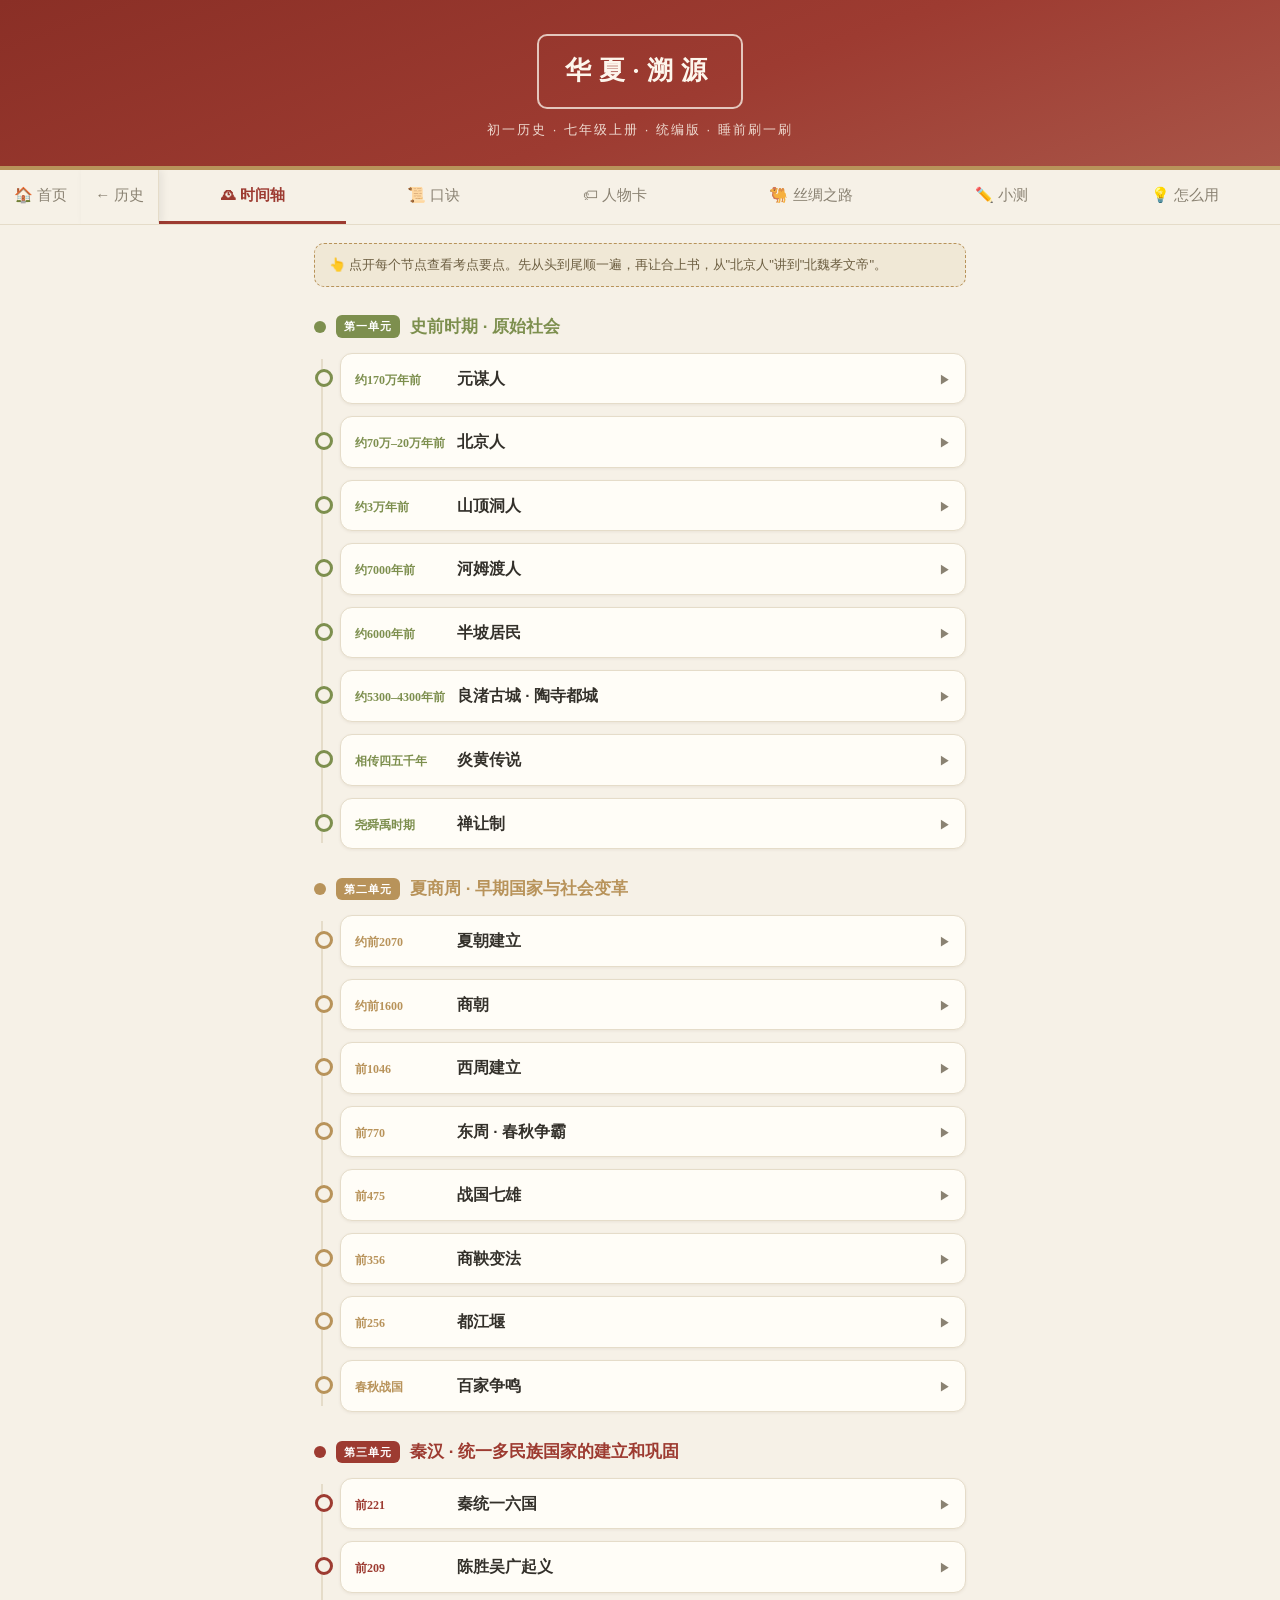
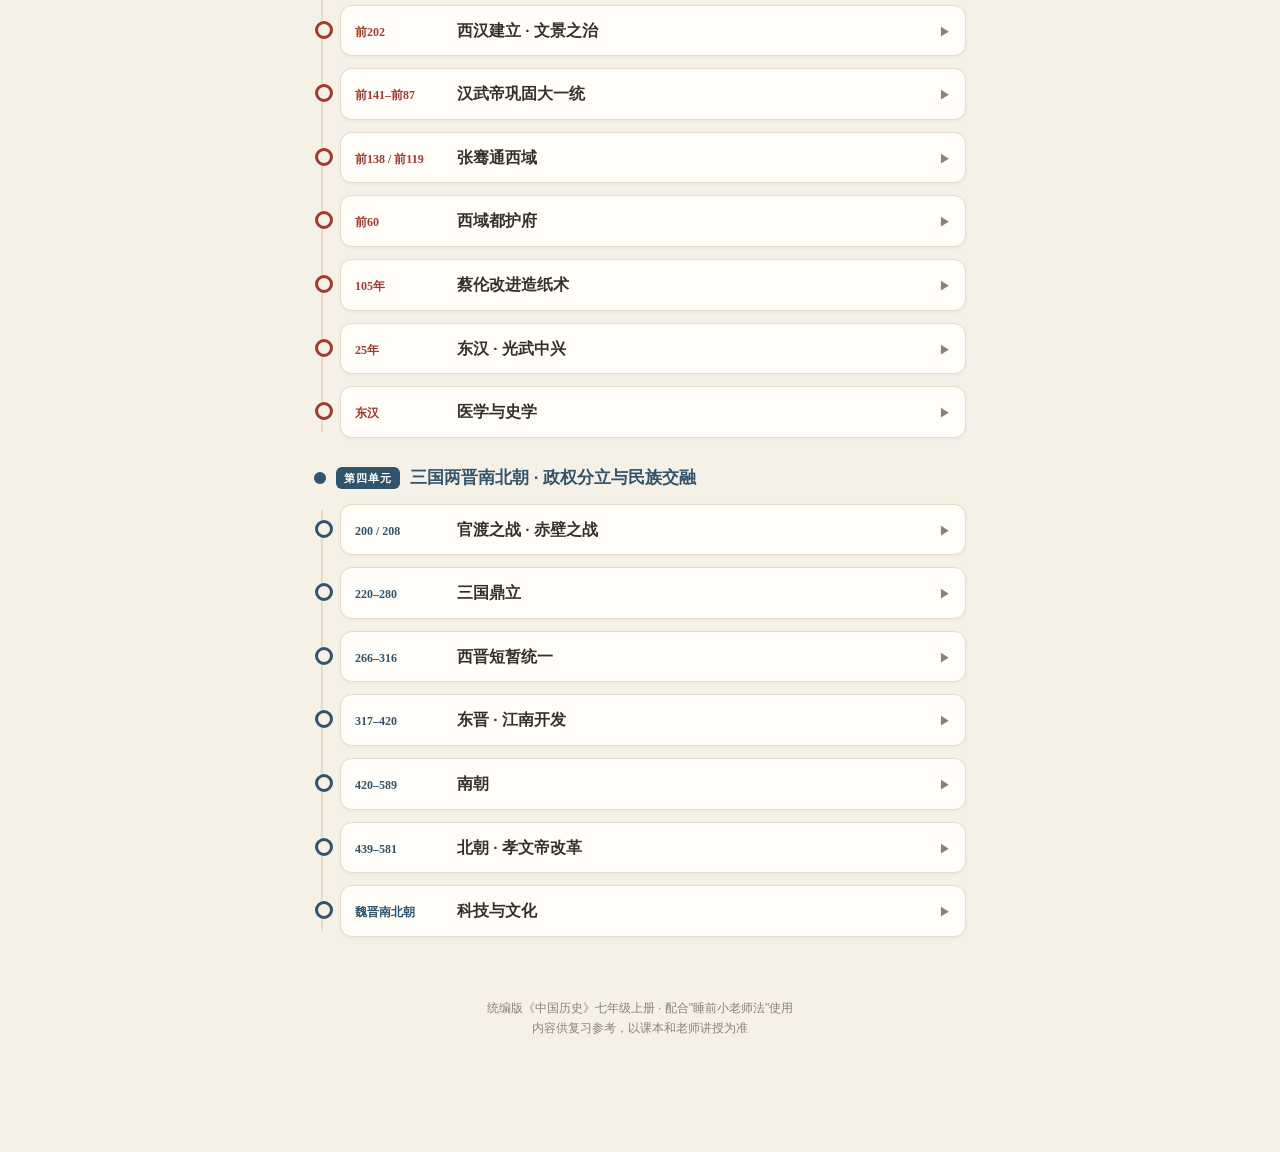
<file: cards/history-7a.html>
<!DOCTYPE html>
<html lang="zh-CN">
<head>
<meta charset="utf-8">
<meta name="viewport" content="width=device-width, initial-scale=1, viewport-fit=cover">
<meta name="theme-color" content="#9d3b31">
<title>初一历史 · 七年级上册记忆卡</title>
<style>
  :root {
    --paper: #f6f1e7;
    --card: #fffdf7;
    --ink: #33302a;
    --muted: #8a8272;
    --red: #9d3b31;
    --blue: #31536b;
    --gold: #b8935a;
    --green: #7d8f4e;
    --line: #e5dcc9;
  }
  * { margin: 0; padding: 0; box-sizing: border-box; -webkit-tap-highlight-color: transparent; }
  html { -webkit-text-size-adjust: 100%; }
  body {
    font-family: -apple-system, "PingFang SC", "Microsoft YaHei", sans-serif;
    background: var(--paper);
    color: var(--ink);
    line-height: 1.65;
    padding-bottom: 88px;
  }
  h1, h2, h3, .serif { font-family: "Songti SC", "STSong", "SimSun", Georgia, serif; }

  header {
    background: linear-gradient(160deg, #8a2f26, var(--red) 55%, #a95548);
    color: #fdf6ec;
    text-align: center;
    padding: 34px 18px 26px;
    border-bottom: 4px solid var(--gold);
  }
  header .seal {
    display: inline-block;
    border: 2px solid rgba(253,246,236,.75);
    border-radius: 10px;
    padding: 14px 26px;
    font-size: 26px;
    letter-spacing: 8px;
    font-weight: 700;
  }
  header .sub { margin-top: 10px; font-size: 13px; opacity: .85; letter-spacing: 2px; }

  nav {
    position: sticky; top: 0; z-index: 50;
    display: flex;
    background: rgba(246,241,231,.95);
    backdrop-filter: blur(8px);
    border-bottom: 1px solid var(--line);
    overflow-x: auto;
    -webkit-overflow-scrolling: touch;
  }
  nav button {
    flex: 1 0 auto;
    border: none; background: none;
    font: inherit; font-size: 15px;
    padding: 13px 14px;
    color: var(--muted);
    border-bottom: 3px solid transparent;
    cursor: pointer;
    white-space: nowrap;
  }
  nav button.on { color: var(--red); border-bottom-color: var(--red); font-weight: 600; }


  nav a.back {
    position: sticky;
    left: 0;
    z-index: 2;
    background: var(--paper);
    flex: 0 0 auto;
    border: none;
    font: inherit; font-size: 15px;
    padding: 13px 14px;
    color: var(--muted);
    border-bottom: 3px solid transparent;
    cursor: pointer;
    white-space: nowrap;
    text-decoration: none;
  }
  nav a.back:hover { color: var(--red); border-bottom-color: var(--red); font-weight: 600; }
  nav a.back + a.back { border-right: 1px solid var(--line); box-shadow: 3px 0 8px rgba(0,0,0,.07); }
  main { max-width: 680px; margin: 0 auto; padding: 18px 14px 30px; }
  .page { display: none; }
  .page.on { display: block; animation: fade .25s ease; }
  @keyframes fade { from { opacity: 0; transform: translateY(6px); } to { opacity: 1; transform: none; } }

  .tip {
    background: #f0e8d6;
    border: 1px dashed var(--gold);
    border-radius: 10px;
    padding: 10px 14px;
    font-size: 13px;
    color: #6d5f42;
    margin-bottom: 16px;
  }

  /* ---------- 时间轴 ---------- */
  .era-title {
    display: flex; align-items: center; gap: 10px;
    margin: 26px 0 12px;
    font-size: 17px; font-weight: 700;
  }
  .era-title .dot { width: 12px; height: 12px; border-radius: 50%; }
  .era-title .tag { font-size: 11px; color: #fff; border-radius: 6px; padding: 2px 8px; letter-spacing: 1px; }
  .timeline { position: relative; padding-left: 26px; }
  .timeline::before {
    content: ""; position: absolute; left: 7px; top: 6px; bottom: 6px;
    width: 2px; background: var(--line);
  }
  .node { position: relative; margin-bottom: 12px; }
  .node::before {
    content: ""; position: absolute; left: -25px; top: 16px;
    width: 12px; height: 12px; border-radius: 50%;
    background: var(--paper); border: 3px solid var(--dotc, var(--red));
  }
  .node-card {
    background: var(--card);
    border: 1px solid var(--line);
    border-radius: 12px;
    overflow: hidden;
    box-shadow: 0 1px 3px rgba(90,70,40,.08);
  }
  .node-head {
    display: flex; align-items: baseline; gap: 10px;
    padding: 12px 14px;
    cursor: pointer;
  }
  .node-head .date {
    font-size: 12px; font-weight: 700; white-space: nowrap;
    color: var(--dotc, var(--red));
    min-width: 92px;
    font-family: Georgia, serif;
  }
  .node-head .t { font-weight: 600; font-size: 15.5px; }
  .node-head .arrow { margin-left: auto; color: var(--muted); font-size: 12px; transition: transform .2s; }
  .node.open .arrow { transform: rotate(90deg); }
  .node-body { display: none; padding: 2px 14px 13px; border-top: 1px dashed var(--line); }
  .node.open .node-body { display: block; }
  .node-body li {
    list-style: none;
    font-size: 14px;
    padding: 4px 0 4px 18px;
    position: relative;
    color: #4a453b;
  }
  .node-body li::before {
    content: "·"; position: absolute; left: 6px;
    color: var(--dotc, var(--red)); font-weight: 700;
  }
  .node-body .kw {
    display: inline-block;
    background: rgba(157,59,49,.08);
    color: var(--red);
    border-radius: 5px;
    padding: 0 6px;
    font-size: 13px;
    margin: 2px 0;
  }

  /* ---------- 口诀 ---------- */
  .rhyme {
    background: var(--card);
    border: 1px solid var(--line);
    border-left: 4px solid var(--red);
    border-radius: 10px;
    padding: 14px 16px;
    margin-bottom: 14px;
  }
  .rhyme h3 { font-size: 15px; color: var(--red); margin-bottom: 6px; }
  .rhyme .verse {
    font-family: "Songti SC", "STSong", "SimSun", serif;
    font-size: 16.5px;
    letter-spacing: 1px;
    color: var(--ink);
    white-space: pre-line;
  }
  .rhyme .note { font-size: 12.5px; color: var(--muted); margin-top: 6px; }
  table.num { width: 100%; border-collapse: collapse; font-size: 14px; background: var(--card); border-radius: 10px; overflow: hidden; }
  table.num th, table.num td { border: 1px solid var(--line); padding: 7px 10px; text-align: left; }
  table.num th { background: #f0e8d6; font-size: 13px; color: #6d5f42; }
  table.num td.d { font-family: Georgia, serif; font-weight: 700; color: var(--red); white-space: nowrap; }

  /* ---------- 翻转卡 ---------- */
  .grid { display: grid; grid-template-columns: repeat(2, 1fr); gap: 10px; }
  @media (min-width: 480px) { .grid { grid-template-columns: repeat(3, 1fr); } }
  .flip { perspective: 800px; height: 118px; cursor: pointer; }
  .flip .inner {
    position: relative; width: 100%; height: 100%;
    transition: transform .35s;
    transform-style: preserve-3d;
  }
  .flip.flipped .inner { transform: rotateY(180deg); }
  .face {
    position: absolute; inset: 0;
    backface-visibility: hidden; -webkit-backface-visibility: hidden;
    border-radius: 12px;
    display: flex; flex-direction: column; justify-content: center; align-items: center;
    padding: 8px; text-align: center;
  }
  .face.front {
    background: var(--card);
    border: 1px solid var(--line);
    border-top: 4px solid var(--c, var(--red));
  }
  .face.front .name { font-family: "Songti SC", serif; font-size: 19px; font-weight: 700; }
  .face.front .role { font-size: 11.5px; color: var(--muted); margin-top: 3px; }
  .face.front .hint { font-size: 10px; color: #c4bba6; margin-top: 6px; }
  .face.back {
    background: linear-gradient(150deg, var(--c, var(--red)), color-mix(in srgb, var(--c, var(--red)) 72%, black));
    color: #fdf6ec;
    transform: rotateY(180deg);
    font-size: 12.5px;
    line-height: 1.5;
  }
  .face.back .tag { font-size: 15px; font-weight: 700; letter-spacing: 1px; }
  .face.back .more { margin-top: 4px; opacity: .92; }

  /* ---------- 丝路 ---------- */
  .route { display: flex; flex-direction: column; gap: 0; align-items: center; }
  .stop {
    background: var(--card); border: 1px solid var(--line);
    border-radius: 10px; padding: 10px 18px;
    font-family: "Songti SC", serif; font-size: 16px; font-weight: 600;
    text-align: center; width: 100%; max-width: 300px;
  }
  .stop small { display: block; font-family: -apple-system, sans-serif; font-weight: 400; font-size: 11.5px; color: var(--muted); }
  .arrow-down { color: var(--gold); font-size: 18px; line-height: 1.4; text-align: center; }
  .trade { display: grid; grid-template-columns: 1fr 1fr; gap: 10px; margin-top: 18px; }
  .trade .box { border-radius: 10px; padding: 12px 14px; font-size: 13.5px; }
  .trade .out { background: rgba(125,143,78,.12); border: 1px solid rgba(125,143,78,.4); }
  .trade .in { background: rgba(157,59,49,.08); border: 1px solid rgba(157,59,49,.35); }
  .trade h4 { font-size: 13.5px; margin-bottom: 4px; }
  .trade .out h4 { color: #5c6e33; }
  .trade .in h4 { color: var(--red); }

  /* ---------- 方法 ---------- */
  .method {
    background: var(--card); border: 1px solid var(--line);
    border-radius: 12px; padding: 16px 18px; margin-bottom: 14px;
  }
  .method h3 { font-size: 15.5px; color: var(--red); margin-bottom: 6px; }
  .method p { font-size: 14px; color: #4a453b; }
  .method .step { font-weight: 700; }

  /* ---------- 小测 ---------- */
  .quiz-intro { text-align: center; padding: 26px 16px; }
  .quiz-intro .big { font-family: "Songti SC", serif; font-size: 22px; font-weight: 700; color: var(--red); }
  .quiz-intro p { font-size: 13.5px; color: var(--muted); margin: 8px 0 18px; }
  .btn-red {
    display: inline-block;
    background: linear-gradient(150deg, var(--red), #7f2c24);
    color: #fdf6ec;
    border: none; border-radius: 24px;
    font: inherit; font-size: 16px; font-weight: 600;
    padding: 12px 40px;
    cursor: pointer;
    box-shadow: 0 3px 10px rgba(157,59,49,.35);
  }
  .btn-red:active { transform: scale(.97); }
  .q-progress { display: flex; justify-content: space-between; align-items: center; font-size: 12.5px; color: var(--muted); margin-bottom: 10px; }
  .q-bar { flex: 1; height: 6px; background: var(--line); border-radius: 3px; margin: 0 12px; overflow: hidden; }
  .q-bar i { display: block; height: 100%; background: var(--red); border-radius: 3px; transition: width .3s; }
  .q-card { background: var(--card); border: 1px solid var(--line); border-radius: 12px; padding: 18px 16px; }
  .q-unit { display: inline-block; font-size: 11px; color: #fff; border-radius: 5px; padding: 1px 8px; margin-bottom: 8px; }
  .q-title { font-size: 16px; font-weight: 600; margin-bottom: 14px; }
  .q-opt {
    display: block; width: 100%; text-align: left;
    background: #faf6ec; border: 1.5px solid var(--line);
    border-radius: 10px;
    font: inherit; font-size: 14.5px;
    padding: 11px 14px; margin-bottom: 9px;
    cursor: pointer;
    transition: border-color .15s, background .15s;
  }
  .q-opt:active { border-color: var(--gold); }
  .q-opt .abc { display: inline-block; font-weight: 700; color: var(--gold); margin-right: 8px; }
  .q-opt.right { background: rgba(125,143,78,.15); border-color: var(--green); }
  .q-opt.right .abc { color: var(--green); }
  .q-opt.wrong { background: rgba(157,59,49,.1); border-color: var(--red); }
  .q-opt.wrong .abc { color: var(--red); }
  .q-opt:disabled { cursor: default; }
  .q-exp {
    display: none;
    background: #f0e8d6;
    border-radius: 10px;
    padding: 10px 14px;
    font-size: 13.5px;
    color: #5c5342;
    margin-top: 4px;
  }
  .q-exp.show { display: block; }
  .q-exp b.good { color: var(--green); }
  .q-exp b.bad { color: var(--red); }
  .q-next { display: none; width: 100%; margin-top: 12px; }
  .q-result { text-align: center; padding: 10px 0 4px; }
  .q-score { font-family: "Songti SC", serif; font-size: 46px; font-weight: 700; color: var(--red); }
  .q-score small { font-size: 20px; color: var(--muted); }
  .q-verdict { font-size: 15px; margin: 4px 0 16px; color: var(--ink); }
  .q-wronglist { text-align: left; margin-top: 6px; }
  .q-wronglist .w {
    background: var(--card); border: 1px solid var(--line); border-left: 4px solid var(--red);
    border-radius: 10px; padding: 10px 14px; margin-bottom: 9px; font-size: 13.5px;
  }
  .q-wronglist .w .wq { font-weight: 600; margin-bottom: 3px; }
  .q-wronglist .w .wa { color: var(--green); font-weight: 600; }

  footer {
    text-align: center; padding: 20px 16px 26px;
    font-size: 12px; color: var(--muted);
  }
  footer a { color: var(--gold); text-decoration: none; }
</style>
</head>
<body>

<header>
  <div class="seal serif">华夏·溯源</div>
  <div class="sub">初一历史 · 七年级上册 · 统编版 · 睡前刷一刷</div>
</header>

<nav id="tabs">

  <a class="back" href="../index.html">🏠 首页</a>
  <a class="back" href="../subjects/lishi.html">← 历史</a>
  <button class="on" data-page="timeline">🕰 时间轴</button>
  <button data-page="rhyme">📜 口诀</button>
  <button data-page="people">🏷 人物卡</button>
  <button data-page="silk">🐫 丝绸之路</button>
  <button data-page="quiz">✏️ 小测</button>
  <button data-page="howto">💡 怎么用</button>
</nav>

<main>
  <!-- ============ 时间轴 ============ -->
  <section class="page on" id="page-timeline">
    <div class="tip">👆 点开每个节点查看考点要点。先从头到尾顺一遍，再让合上书，从"北京人"讲到"北魏孝文帝"。</div>
    <div id="timeline-box"></div>
  </section>

  <!-- ============ 口诀 ============ -->
  <section class="page" id="page-rhyme">
    <div class="tip">口诀先读顺、再抄一遍，比死背快得多。</div>

    <div class="rhyme">
      <h3>① 朝代歌（七上就用到前四句半）</h3>
      <div class="verse">夏商与西周，东周分两段；
春秋和战国，一统秦两汉；
三分魏蜀吴，二晋前后延；
南北朝并立……</div>
      <div class="note">七上考到"南北朝"为止。背熟它，选择题里的先后顺序就是送分题。</div>
    </div>

    <div class="rhyme">
      <h3>② 战国七雄（方位）</h3>
      <div class="verse">齐楚秦燕赵魏韩，
东南西北到中间。</div>
      <div class="note">齐在东、楚在南、秦在西、燕在北，赵魏韩夹在中间。</div>
    </div>

    <div class="rhyme">
      <h3>③ 商鞅变法（前 356 年）</h3>
      <div class="verse">立县制，奖军功；
废井田，奖耕织。</div>
      <div class="note">一句话记作用：秦国国力大增，军队战斗力提高，为秦统一全国奠定基础。</div>
    </div>

    <div class="rhyme">
      <h3>④ 汉武帝巩固大一统</h3>
      <div class="verse">政治：推恩令，设刺史；
思想：尊儒术，办太学；
经济：盐铁官营铸五铢；
军事：卫青霍去病，漠北破匈奴。</div>
      <div class="note">大题最爱考！四个角度：政治、思想、经济、军事，各记一个关键词。</div>
    </div>

    <div class="rhyme">
      <h3>⑤ 北魏孝文帝改革</h3>
      <div class="verse">迁都洛阳（494 年），
说汉语、穿汉服、改汉姓、通婚姻。</div>
      <div class="note">记作用：促进民族交融，增强北魏实力。</div>
    </div>

    <div class="rhyme">
      <h3>⑥ 必背数字表（考场上值 10 分）</h3>
      <table class="num">
        <tr><th>年份</th><th>事件</th><th>一句话记</th></tr>
        <tr><td class="d">约前2070</td><td>夏朝建立</td><td>禹——第一个王朝</td></tr>
        <tr><td class="d">前1046</td><td>牧野之战</td><td>武王伐纣，西周建立</td></tr>
        <tr><td class="d">前356</td><td>商鞅变法</td><td>秦孝公支持</td></tr>
        <tr><td class="d">前221</td><td>秦统一</td><td>嬴政——第一个统一多民族封建国家</td></tr>
        <tr><td class="d">前209</td><td>大泽乡起义</td><td>陈胜吴广——第一次农民大起义</td></tr>
        <tr><td class="d">前138</td><td>张骞第一次出使西域</td><td>联合大月氏</td></tr>
        <tr><td class="d">前60</td><td>西域都护府</td><td>新疆正式归属中央</td></tr>
        <tr><td class="d">105年</td><td>蔡伦改进造纸术</td><td>蔡侯纸</td></tr>
        <tr><td class="d">200年</td><td>官渡之战</td><td>曹操胜袁绍，统一北方</td></tr>
        <tr><td class="d">208年</td><td>赤壁之战</td><td>孙刘胜曹操，三国鼎立基础</td></tr>
        <tr><td class="d">494年</td><td>迁都洛阳</td><td>孝文帝改革</td></tr>
      </table>
    </div>
  </section>

  <!-- ============ 人物卡 ============ -->
  <section class="page" id="page-people">
    <div class="tip">👇 先看名字猜标签，点卡片翻面对答案。全对的卡就跳过，只刷翻错的。</div>
    <div id="people-box"></div>
  </section>

  <!-- ============ 丝绸之路 ============ -->
  <section class="page" id="page-silk">
    <div class="tip">张骞两次出使西域（前138、前119）为它奠基；前60年西域都护府设立，保障畅通。</div>
    <div class="route">
      <div class="stop">长 安<small>出发点（今西安）</small></div>
      <div class="arrow-down">↓</div>
      <div class="stop">河西走廊<small>武威、张掖、酒泉、敦煌</small></div>
      <div class="arrow-down">↓</div>
      <div class="stop">今新疆地区<small>出玉门关、阳关，分南北道</small></div>
      <div class="arrow-down">↓</div>
      <div class="stop">中亚、西亚<small>葱岭以西，安息（波斯）</small></div>
      <div class="arrow-down">↓</div>
      <div class="stop">欧 洲<small>大秦（罗马帝国）</small></div>
    </div>
    <div class="trade">
      <div class="box out">
        <h4>汉朝输出 →</h4>
        丝绸、漆器、铁器、开渠和铸铁技术
      </div>
      <div class="box in">
        <h4>← 西方输入</h4>
        汗血马、葡萄、石榴、核桃、苜蓿，佛教、乐器与歌舞
      </div>
    </div>
    <div class="rhyme" style="margin-top:18px">
      <h3>答题金句（背这两句）</h3>
      <div class="verse">丝绸之路是古代东西方往来的大动脉，
促进了中国同其他国家和地区的贸易与文化交流。</div>
      <div class="note">"大动脉 + 促进交流"，大题答到这两点基本就拿满了。</div>
    </div>
  </section>

  <!-- ============ 小测 ============ -->
  <section class="page" id="page-quiz">
    <div class="quiz-intro" id="quiz-intro">
      <div class="big">全册小测</div>
      <p>每次随机抽 10 道选择题，覆盖四个单元。<br>答完立刻判分，错题附解析，看错在哪儿再回时间轴补。</p>
      <button class="btn-red" id="quiz-start">开始小测</button>
    </div>
    <div id="quiz-run" style="display:none">
      <div class="q-progress">
        <span id="q-count">第 1 / 10 题</span>
        <div class="q-bar"><i id="q-bar-fill" style="width:0%"></i></div>
        <span id="q-score-live">对 0</span>
      </div>
      <div class="q-card">
        <span class="q-unit" id="q-unit"></span>
        <div class="q-title" id="q-title"></div>
        <div id="q-opts"></div>
        <div class="q-exp" id="q-exp"></div>
        <button class="btn-red q-next" id="q-next">下一题 →</button>
      </div>
    </div>
    <div id="quiz-done" style="display:none">
      <div class="q-result">
        <div class="q-score"><span id="q-final">0</span><small> / 10</small></div>
        <div class="q-verdict" id="q-verdict"></div>
        <button class="btn-red" id="quiz-again">再来一组</button>
      </div>
      <div class="q-wronglist" id="q-wrong"></div>
    </div>
  </section>

  <!-- ============ 怎么用 ============ -->
  <section class="page" id="page-howto">
    <div class="method">
      <h3>🌙 每晚 10 分钟：小老师法</h3>
      <p><span class="step">①</span> 打开时间轴，从头顺一遍（1 分钟）；<br>
      <span class="step">②</span> 合上手机，把今天历史课学的讲给爸妈听（5 分钟）；<br>
      <span class="step">③</span> 卡壳的地方，点开对应节点只看那一个（4 分钟）。</p>
    </div>
    <div class="method">
      <h3>🃏 碎片时间：刷人物卡</h3>
      <p>排队、坐车、课间，翻两轮人物卡。翻错的第二天再刷一遍——只跟"没记住的"较劲，不要从头背。</p>
    </div>
    <div class="method">
      <h3>📅 周末 20 分钟：整体过轴</h3>
      <p>把时间轴从"元谋人"到"孝文帝"完整讲一遍给家人听。能顺下来，这一册的骨架就稳了；哪个朝代讲不顺，就说明那里要补。</p>
    </div>
    <div class="method">
      <h3>✍️ 考试小提醒</h3>
      <p>历史大题是<b>踩点给分</b>：记"关键词"不背整段（分封制→巩固统治｜丝路→东西方交流｜孝文帝→民族交融）。看到"作用/意义"题，先想<b>政治、经济、思想、军事</b>四个角度。</p>
    </div>
    <div class="tip" style="margin-top:4px">📱 建议用 Safari 打开后「分享 → 添加到主屏幕」，像 App 一样点开就刷。</div>
  </section>
</main>

<footer>
  统编版《中国历史》七年级上册 · 配合"睡前小老师法"使用<br>
  内容供复习参考，以课本和老师讲授为准
</footer>

<script>
/* ================= 时间轴数据 ================= */
var ERAS = [
  { name: "史前时期 · 原始社会", tag: "第一单元", color: "#7d8f4e", nodes: [
    { date: "约170万年前", title: "元谋人", pts: ["我国境内目前已确认的<b>最早的古人类</b>", "能制造工具（打制石器），知道使用火"] },
    { date: "约70万–20万年前", title: "北京人", pts: ["<b>直立行走</b>，使用打制石器", "使用<b>天然火</b>，保存火种", "过群居生活；头盖骨化石发现于周口店"] },
    { date: "约3万年前", title: "山顶洞人", pts: ["掌握<b>磨光和钻孔</b>技术", "用骨针缝制衣服，懂得爱美"] },
    { date: "约7000年前", title: "河姆渡人", pts: ["<b>长江流域</b>（浙江余姚）", "种植<b>水稻</b>（世界最早之一）", "<b>干栏式建筑</b>；使用骨耜"] },
    { date: "约6000年前", title: "半坡居民", pts: ["<b>黄河流域</b>（陕西西安）", "种植<b>粟</b>", "<b>半地穴式</b>房屋；制作彩陶（人面鱼纹盆）"] },
    { date: "约5300–4300年前", title: "良渚古城 · 陶寺都城", pts: ["良渚（长江下游）：玉琮、玉璧，出现早期国家雏形", "陶寺（黄河流域）：都城、礼制萌芽"] },
    { date: "相传四五千年", title: "炎黄传说", pts: ["阪泉之战→炎黄联盟；涿鹿之战败蚩尤→形成<b>华夏族</b>", "炎帝神农氏尝百草、教耕作；黄帝建宫室", "海外华人自称为「<b>炎黄子孙</b>」"] },
    { date: "尧舜禹时期", title: "禅让制", pts: ["将部落联盟首领之位<b>传给贤德之人</b>", "尧→舜→禹；大禹治水，三过家门而不入"] }
  ]},
  { name: "夏商周 · 早期国家与社会变革", tag: "第二单元", color: "#b8935a", nodes: [
    { date: "约前2070", title: "夏朝建立", pts: ["<b>禹</b>建立——中国历史上<b>第一个王朝</b>", "启继位：<b>世袭制</b>代替禅让制（公天下→家天下）", "二里头遗址（可能是夏都）"] },
    { date: "约前1600", title: "商朝", pts: ["汤灭夏建商；盘庚迁殷（殷墟）", "<b>甲骨文</b>：我国已知最早、最成熟的文字", "青铜器：后母戊鼎（迄今最重）、四羊方尊"] },
    { date: "前1046", title: "西周建立", pts: ["<b>牧野之战</b>，武王伐纣，定都镐京", "<b>分封制</b>：分封宗亲和功臣为诸侯", "作用：保证周朝对地方的控制，稳定政局、扩大疆土"] },
    { date: "前770", title: "东周 · 春秋争霸", pts: ["平王东迁洛邑，王室衰微", "齐桓公首霸（管仲改革、<b>尊王攘夷</b>）", "晋文公、楚庄王（问鼎中原）；勾践卧薪尝胆"] },
    { date: "前475", title: "战国七雄", pts: ["三家分晋、田氏代齐", "七雄口诀：<span class='kw'>齐楚秦燕赵魏韩，东南西北到中间</span>", "桂陵、马陵之战；<b>长平之战</b>（赵括纸上谈兵）"] },
    { date: "前356", title: "商鞅变法", pts: ["秦孝公任用商鞅", "政治：确立<b>县制</b>、改革户籍、<b>奖励军功</b>", "经济：废除井田制、<b>奖励耕织</b>", "作用：秦军战斗力大增、国力强盛，为统一<b>奠定基础</b>"] },
    { date: "前256", title: "都江堰", pts: ["秦国蜀郡郡守<b>李冰</b>主持，建于岷江", "防洪、灌溉、水运多功能", "成都平原成为「<b>天府之国</b>」"] },
    { date: "春秋战国", title: "百家争鸣", pts: ["中国古代第一次思想文化发展的高峰", "见「人物卡」页，一一对应记标签"] }
  ]},
  { name: "秦汉 · 统一多民族国家的建立和巩固", tag: "第三单元", color: "#9d3b31", nodes: [
    { date: "前221", title: "秦统一六国", pts: ["<b>嬴政</b>建立秦朝——我国历史上第一个<b>统一多民族封建国家</b>", "政治：皇帝制度、中央三公、地方<b>郡县制</b>", "统一文字（小篆）、货币（半两钱）、度量衡、车轨", "北击匈奴修长城（临洮→辽东）；南凿<b>灵渠</b>"] },
    { date: "前209", title: "陈胜吴广起义", pts: ["大泽乡起义，「王侯将相宁有种乎」", "中国历史上<b>第一次农民大起义</b>", "秦的暴政是根源：赋税重、徭役繁、刑法严、焚书坑儒"] },
    { date: "前202", title: "西汉建立 · 文景之治", pts: ["<b>刘邦</b>（汉高祖）定都长安", "汉初<b>休养生息</b>政策", "文帝景帝：重视农业、以德化民、勤俭治国→「文景之治」"] },
    { date: "前141–前87", title: "汉武帝巩固大一统", pts: ["政治：<b>推恩令</b>（主父偃）、设刺史", "思想：<b>罢黜百家，尊崇儒术</b>（董仲舒）、设太学", "经济：盐铁官营、统一铸<b>五铢钱</b>", "军事：<b>卫青、霍去病</b>北击匈奴（漠北战役）"] },
    { date: "前138 / 前119", title: "张骞通西域", pts: ["两次出使西域", "「<b>凿空</b>」：了解西域、建立友好交往", "为<b>丝绸之路</b>的开通奠定基础"] },
    { date: "前60", title: "西域都护府", pts: ["西汉设立西域都护", "标志今<b>新疆地区正式归属中央政权</b>管辖"] },
    { date: "105年", title: "蔡伦改进造纸术", pts: ["东汉蔡伦改进造纸工艺（「蔡侯纸」）", "造纸术世界传播，<b>便利典籍保存与文化传播</b>"] },
    { date: "25年", title: "东汉 · 光武中兴", pts: ["<b>刘秀</b>（光武帝）定都洛阳", "中后期：<b>外戚与宦官交替专权</b>", "184年张角领导<b>黄巾起义</b>"] },
    { date: "东汉", title: "医学与史学", pts: ["<b>张仲景</b>《伤寒杂病论》——「医圣」", "<b>华佗</b>：麻沸散、五禽戏", "<b>司马迁</b>《史记》——第一部<b>纪传体通史</b>（黄帝→汉武帝）", "道教兴起于本土；佛教经丝绸之路传入"] }
  ]},
  { name: "三国两晋南北朝 · 政权分立与民族交融", tag: "第四单元", color: "#31536b", nodes: [
    { date: "200 / 208", title: "官渡之战 · 赤壁之战", pts: ["<b>官渡</b>：曹操胜袁绍——为统一北方奠定基础", "<b>赤壁</b>：孙刘联军胜曹操——为<b>三国鼎立</b>奠定基础", "两战都是「以少胜多」经典战役"] },
    { date: "220–280", title: "三国鼎立", pts: ["220年 <b>曹丕</b>建魏（洛阳）", "221年 <b>刘备</b>建蜀（成都）", "229年 <b>孙权</b>建吴（建业）"] },
    { date: "266–316", title: "西晋短暂统一", pts: ["司马炎代魏建晋；280年统一全国", "<b>八王之乱</b>→西晋衰落→北方人口大量南迁", "北方游牧民族内迁（匈奴、鲜卑、羯、氐、羌）"] },
    { date: "317–420", title: "东晋 · 江南开发", pts: ["司马睿建东晋，都<b>建康</b>（今南京）", "383年<b>淝水之战</b>：东晋胜前秦（以少胜多）", "<b>江南地区得到开发</b>：南迁人口带来劳动力和先进技术"] },
    { date: "420–589", title: "南朝", pts: ["宋、齐、梁、陈相继更替，都城建康"] },
    { date: "439–581", title: "北朝 · 孝文帝改革", pts: ["北魏孝文帝：<b>494年迁都洛阳</b>", "说汉语、穿汉服、<b>改汉姓</b>、通婚姻", "意义：促进<b>民族交融</b>，增强北魏实力"] },
    { date: "魏晋南北朝", title: "科技与文化", pts: ["<b>祖冲之</b>：圆周率精确到小数点后<b>第七位</b>，领先世界近千年", "<b>贾思勰</b>《齐民要术》——现存最早最完整的农书", "<b>王羲之</b>《兰亭序》——「书圣」，天下第一行书", "顾恺之《女史箴图》《洛神赋图》；大同云冈、洛阳龙门石窟"] }
  ]}
];

var box = document.getElementById("timeline-box");
ERAS.forEach(function (era) {
  var h = document.createElement("div");
  h.className = "era-title";
  h.innerHTML = '<span class="dot" style="background:' + era.color + '"></span>' +
    '<span class="tag" style="background:' + era.color + '">' + era.tag + "</span>" +
    '<span style="color:' + era.color + '">' + era.name + "</span>";
  box.appendChild(h);
  var tl = document.createElement("div");
  tl.className = "timeline";
  era.nodes.forEach(function (n) {
    var d = document.createElement("div");
    d.className = "node";
    d.style.setProperty("--dotc", era.color);
    d.innerHTML =
      '<div class="node-card">' +
        '<div class="node-head"><span class="date">' + n.date + '</span><span class="t">' + n.title + '</span><span class="arrow">▶</span></div>' +
        '<div class="node-body"><ul>' + n.pts.map(function (p) { return "<li>" + p + "</li>"; }).join("") + "</ul></div>" +
      "</div>";
    d.querySelector(".node-head").addEventListener("click", function () { d.classList.toggle("open"); });
    tl.appendChild(d);
  });
  box.appendChild(tl);
});

/* ================= 人物卡数据 ================= */
var PEOPLE = [
  { g: "百家争鸣", color: "#b8935a", list: [
    { n: "孔子", r: "儒家创始人 · 春秋", tag: "仁", more: "「仁」和「礼」；有教无类、因材施教；言行记于《论语》" },
    { n: "孟子", r: "儒家 · 战国", tag: "仁政", more: "民贵君轻；反对非正义战争" },
    { n: "老子", r: "道家创始人 · 春秋", tag: "道", more: "《道德经》；道法自然、无为而治；事物有对立面且能互相转化" },
    { n: "庄子", r: "道家 · 战国", tag: "逍遥", more: "治国要顺应自然和民心" },
    { n: "墨子", r: "墨家创始人 · 战国", tag: "兼爱 非攻", more: "兼爱、非攻、尚贤、节俭" },
    { n: "韩非", r: "法家集大成 · 战国", tag: "法治", more: "以法治国、建立中央集权——最受秦王政赏识" },
    { n: "孙武", r: "兵家 · 春秋末", tag: "《孙子兵法》", more: "「知己知彼，百战不殆」" }
  ]},
  { g: "科技医学", color: "#7d8f4e", list: [
    { n: "蔡伦", r: "东汉 · 造纸", tag: "蔡侯纸", more: "105年改进造纸术，原料易得、纸的质量提高" },
    { n: "张仲景", r: "东汉 · 医圣", tag: "《伤寒杂病论》", more: "提出治未病；中医临床理论体系的基础" },
    { n: "华佗", r: "东汉 · 外科", tag: "麻沸散", more: "世界上最早的麻醉剂之一；创编五禽戏" },
    { n: "祖冲之", r: "南朝 · 数学家", tag: "圆周率第七位", more: "3.1415926–3.1415927，领先世界近千年；还创《大明历》" },
    { n: "贾思勰", r: "北朝 · 农学家", tag: "《齐民要术》", more: "现存最早、最完整的农书" },
    { n: "郦道元", r: "北魏 · 地理", tag: "《水经注》", more: "综合性的地理学著作" }
  ]},
  { g: "文史艺术", color: "#31536b", list: [
    { n: "司马迁", r: "西汉 · 史学家", tag: "《史记》", more: "第一部纪传体通史，黄帝写到汉武帝；秉笔直书" },
    { n: "王羲之", r: "东晋 · 书圣", tag: "《兰亭序》", more: "「飘若浮云，矫若惊龙」——天下第一行书" },
    { n: "顾恺之", r: "东晋 · 画家", tag: "以形写神", more: "《女史箴图》《洛神赋图》" }
  ]},
  { g: "关键帝王", color: "#9d3b31", list: [
    { n: "秦始皇", r: "嬴政 · 前221", tag: "第一个皇帝", more: "统一文字货币度量衡；郡县制；修长城凿灵渠；焚书坑儒" },
    { n: "汉武帝", r: "西汉 · 大一统", tag: "推恩令 + 尊儒", more: "政治思想经济军事四面巩固大一统（见口诀④）" },
    { n: "北魏孝文帝", r: "鲜卑族 · 494", tag: "迁都洛阳", more: "汉化改革：说汉话穿汉服改汉姓——促进民族交融" },
    { n: "大禹", r: "夏朝开国之君", tag: "治水 + 世袭", more: "治水三过家门而不入；其子启开启「家天下」" }
  ]}
];

var pbox = document.getElementById("people-box");
PEOPLE.forEach(function (group) {
  var h = document.createElement("div");
  h.className = "era-title";
  h.innerHTML = '<span class="dot" style="background:' + group.color + '"></span>' +
    '<span style="color:' + group.color + '">' + group.g + "</span>";
  pbox.appendChild(h);
  var grid = document.createElement("div");
  grid.className = "grid";
  group.list.forEach(function (p) {
    var f = document.createElement("div");
    f.className = "flip";
    f.style.setProperty("--c", group.color);
    f.innerHTML =
      '<div class="inner">' +
        '<div class="face front"><div class="name">' + p.n + '</div><div class="role">' + p.r + '</div><div class="hint">点我 翻面看考点</div></div>' +
        '<div class="face back"><div class="tag">' + p.tag + '</div><div class="more">' + p.more + "</div></div>" +
      "</div>";
    f.addEventListener("click", function () { f.classList.toggle("flipped"); });
    grid.appendChild(f);
  });
  pbox.appendChild(grid);
});

/* ================= 小测 ================= */
var UNIT_COLORS = { "史前": "#7d8f4e", "夏商周": "#b8935a", "秦汉": "#9d3b31", "魏晋南北朝": "#31536b" };
var QUIZ = [
  { u: "史前", q: "我国境内目前已确认的最早的古人类是？", o: ["北京人", "元谋人", "山顶洞人", "半坡居民"], a: 1, e: "元谋人（约170万年前，云南元谋）是我国境内目前已确认的最早的古人类。" },
  { u: "史前", q: "北京人已经会使用火，他们用的是？", o: ["人工取火", "钻木取火", "天然火，并会保存火种", "不会用火"], a: 2, e: "北京人使用天然火，并会保存火种；人工取火是更晚的人类才掌握的。" },
  { u: "史前", q: "种植水稻的原始居民是？", o: ["半坡居民", "河姆渡人", "北京人", "山顶洞人"], a: 1, e: "河姆渡人在长江流域种水稻（7000年前）；半坡人在黄河流域种粟（6000年前）。记忆：南稻北粟。" },
  { u: "史前", q: "半坡居民的房屋样式是？", o: ["干栏式建筑", "半地穴式房屋", "茅草屋", "四合院"], a: 1, e: "半坡人住半地穴式圆形房屋（北方保暖）；干栏式是河姆渡人（南方防潮）。" },
  { u: "史前", q: "华夏族逐渐形成与哪两场传说之战有关？", o: ["牧野之战、长平之战", "阪泉之战、涿鹿之战", "官渡之战、赤壁之战", "城濮之战、桂陵之战"], a: 1, e: "阪泉之战炎黄结盟，涿鹿之战打败蚩尤，之后形成华夏族——后人称「炎黄子孙」。" },
  { u: "史前", q: "「禅让制」指的是？", o: ["父亲传位给儿子", "传位给贤德之人", "诸侯选举天子", "武力夺取王位"], a: 1, e: "尧→舜→禹，把部落联盟首领之位传给贤德之人，叫禅让制。" },
  { u: "夏商周", q: "中国历史上第一个王朝是？", o: ["商朝", "夏朝", "西周", "秦朝"], a: 1, e: "约前2070年禹建立夏朝——我国历史上第一个王朝。" },
  { u: "夏商周", q: "世袭制代替禅让制开始于？", o: "禹死后，启继承王位|商汤灭夏|盘庚迁殷|周平王东迁".split("|"), a: 0, e: "禹死后，其子启继承王位，「公天下」变成「家天下」。" },
  { u: "夏商周", q: "我国已知最早、最成熟的文字是？", o: ["金文", "小篆", "甲骨文", "甲骨文之前的刻画符号"], a: 2, e: "商朝甲骨文是我国已知最早、最成熟的文字，记载内容可以与文献印证。" },
  { u: "夏商周", q: "西周实行分封制的主要目的是？", o: ["奖励功臣享乐", "稳定周初的政治形势、巩固疆土", "发展商业贸易", "统一文字"], a: 1, e: "分封宗亲和功臣为诸侯，保证周王朝对地方的控制，稳定政局、扩大统治范围。" },
  { u: "夏商周", q: "春秋时期第一位霸主是？", o: ["晋文公", "楚庄王", "齐桓公", "越王勾践"], a: 2, e: "齐桓公任用管仲改革，以「尊王攘夷」为号召，成为春秋首霸。" },
  { u: "夏商周", q: "「纸上谈兵」与哪场战役有关？", o: ["桂陵之战", "马陵之战", "长平之战", "牧野之战"], a: 2, e: "战国末期的长平之战，赵国主帅赵括只会纸上谈兵，赵军大败。" },
  { u: "夏商周", q: "商鞅变法的直接作用是？", o: ["使秦国国力增强，为统一全国奠定基础", "使东晋实现统一", "促进民族交融", "开辟丝绸之路"], a: 0, e: "前356年商鞅在秦孝公支持下变法：确立县制、奖励军功、奖励耕织——秦军战斗力大增，国力强盛。" },
  { u: "夏商周", q: "修建都江堰的是？", o: ["李冰", "大禹", "管仲", "商鞅"], a: 0, e: "前256年秦国蜀郡郡守李冰主持修建都江堰（岷江），成都平原成为「天府之国」。" },
  { u: "夏商周", q: "「兼爱」「非攻」是哪位思想家的主张？", o: ["孔子", "老子", "墨子", "韩非"], a: 2, e: "墨家创始人墨子主张兼爱、非攻、尚贤、节俭。" },
  { u: "夏商周", q: "百家争鸣中主张「以法治国」、建立中央集权的是？", o: ["孟子", "庄子", "韩非", "孙武"], a: 2, e: "法家集大成者韩非反对空谈仁义、强调以法治国，其思想最受秦王政赏识。" },
  { u: "秦汉", q: "秦统一六国、建立秦朝是在？", o: ["前1046年", "前356年", "前221年", "前202年"], a: 2, e: "前221年嬴政灭六国，建立我国历史上第一个统一多民族封建国家。" },
  { u: "秦汉", q: "秦朝统一后通用的标准文字是？", o: ["甲骨文", "小篆", "楷书", "隶书"], a: 1, e: "秦始皇统一文字为小篆，同时统一货币（圆形方孔半两钱）、度量衡。" },
  { u: "秦汉", q: "中国历史上第一次农民大起义是？", o: ["黄巾起义", "陈胜吴广起义", "八王之乱", "楚汉之争"], a: 1, e: "前209年陈胜、吴广在大泽乡起义，口号「王侯将相宁有种乎」。" },
  { u: "秦汉", q: "汉武帝在思想上巩固大一统的措施是？", o: ["焚书坑儒", "罢黜百家，尊崇儒术", "八股取士", "实行分封"], a: 1, e: "接受董仲舒建议「罢黜百家，尊崇儒术」，并在长安兴办太学，儒学成为正统思想。" },
  { u: "秦汉", q: "汉武帝颁布「推恩令」的目的是？", o: ["加强地方权力", "削弱诸侯国势力，加强中央集权", "奖励军功", "发展农业"], a: 1, e: "主父偃建议推恩令：诸侯王把封地分给子弟建立小侯国，王国越分越小，无力对抗中央。" },
  { u: "秦汉", q: "丝绸之路的起点是？", o: ["洛阳", "建康", "长安", "成都"], a: 2, e: "丝路从长安出发→河西走廊→今新疆→中亚西亚→欧洲（大秦），是古代东西方往来的大动脉。" },
  { u: "秦汉", q: "标志着今新疆地区正式归属中央政权的是？", o: ["张骞通西域", "设立西域都护（前60年）", "班超经营西域", "丝绸之路开通"], a: 1, e: "前60年西汉设置西域都护，作为管理西域的最高长官。" },
  { u: "秦汉", q: "改进造纸术、制成「蔡侯纸」的是？", o: ["蔡伦", "华佗", "张仲景", "司马迁"], a: 0, e: "105年东汉蔡伦改进造纸工艺。造纸术的传播便利了典籍保存和文化传播。" },
  { u: "秦汉", q: "被称为「医圣」的是？", o: ["华佗", "张仲景", "扁鹊", "李时珍"], a: 1, e: "东汉张仲景写成《伤寒杂病论》，提出「治未病」，后世尊其为医圣；华佗是麻沸散和五禽戏。" },
  { u: "秦汉", q: "《史记》的体例和记载范围是？", o: ["第一部编年体史书，记春秋", "第一部纪传体通史，黄帝到汉武帝", "第一部断代史，记西汉", "地理著作"], a: 1, e: "司马迁著《史记》，是我国第一部纪传体通史，记述从传说中的黄帝到汉武帝时期。" },
  { u: "魏晋南北朝", q: "为三国鼎立局面奠定基础的战役是？", o: ["官渡之战", "巨鹿之战", "赤壁之战", "淝水之战"], a: 2, e: "208年赤壁之战孙刘联军以少胜多大败曹操；官渡之战（200年）则是为曹操统一北方奠基。" },
  { u: "魏晋南北朝", q: "三国中定都「成都」的是？", o: ["魏", "蜀", "吴", "西晋"], a: 1, e: "220年曹丕建魏（洛阳）；221年刘备建蜀（成都）；229年孙权建吴（建业）。" },
  { u: "魏晋南北朝", q: "东晋南朝时期江南地区得到开发的主要原因是？", o: ["江南气候变冷", "北方人口南迁带来劳动力和先进生产工具与技术", "统治者迁都江南", "丝绸之路经过江南"], a: 1, e: "北方战乱（八王之乱等）导致人口南迁，带去劳动力和先进工具技术，加上江南自然条件优越、社会相对安定。" },
  { u: "魏晋南北朝", q: "北魏孝文帝改革的措施不包括？", o: ["迁都洛阳", "规定官员在朝廷上必须说汉语", "改鲜卑姓为汉姓", "统一度量衡"], a: 3, e: "孝文帝改革：494年迁都洛阳、说汉语、穿汉服、改汉姓、鼓励通婚姻——促进民族交融。统一度量衡是秦始皇的措施。" },
  { u: "魏晋南北朝", q: "把圆周率精确到小数点后第七位的科学家是？", o: ["贾思勰", "郦道元", "祖冲之", "蔡伦"], a: 2, e: "南朝祖冲之利用「割圆术」把圆周率精确到3.1415926—3.1415927之间，领先世界近千年。" },
  { u: "魏晋南北朝", q: "被后人称为「书圣」的是？", o: ["王羲之", "顾恺之", "颜真卿", "柳公权"], a: 0, e: "东晋王羲之的代表作《兰亭序》被称为「天下第一行书」。" }
];

var qs = null, qi = 0, qRight = 0, qWrong = [];
function shuffle(arr) {
  var a = arr.slice();
  for (var i = a.length - 1; i > 0; i--) {
    var j = Math.floor(Math.random() * (i + 1));
    var t = a[i]; a[i] = a[j]; a[j] = t;
  }
  return a;
}
function startQuiz() {
  qs = shuffle(QUIZ).slice(0, 10);
  qi = 0; qRight = 0; qWrong = [];
  document.getElementById("quiz-intro").style.display = "none";
  document.getElementById("quiz-done").style.display = "none";
  document.getElementById("quiz-run").style.display = "block";
  renderQ();
}
function renderQ() {
  var q = qs[qi];
  document.getElementById("q-count").textContent = "第 " + (qi + 1) + " / " + qs.length + " 题";
  document.getElementById("q-bar-fill").style.width = (qi / qs.length * 100) + "%";
  document.getElementById("q-score-live").textContent = "对 " + qRight;
  var uEl = document.getElementById("q-unit");
  uEl.textContent = q.u;
  uEl.style.background = UNIT_COLORS[q.u] || "#9d3b31";
  document.getElementById("q-title").textContent = q.q;
  document.getElementById("q-exp").classList.remove("show");
  document.getElementById("q-exp").innerHTML = "";
  document.getElementById("q-next").style.display = "none";
  var box = document.getElementById("q-opts");
  box.innerHTML = "";
  q.o.forEach(function (opt, idx) {
    var b = document.createElement("button");
    b.className = "q-opt";
    b.innerHTML = '<span class="abc">' + "ABCD"[idx] + '</span>' + opt;
    b.addEventListener("click", function () { pick(idx, b); });
    box.appendChild(b);
  });
}
function pick(idx, btn) {
  var q = qs[qi];
  var opts = document.querySelectorAll("#q-opts .q-opt");
  opts.forEach(function (o) { o.disabled = true; });
  var ok = idx === q.a;
  if (ok) {
    qRight++;
    btn.classList.add("right");
  } else {
    btn.classList.add("wrong");
    opts[q.a].classList.add("right");
    qWrong.push(q);
  }
  document.getElementById("q-score-live").textContent = "对 " + qRight;
  var exp = document.getElementById("q-exp");
  exp.innerHTML = (ok ? "<b class='good'>✔ 答对了！</b>" : "<b class='bad'>✘ 答错了。</b>") + " " + q.e;
  exp.classList.add("show");
  var next = document.getElementById("q-next");
  next.textContent = qi === qs.length - 1 ? "看成绩 →" : "下一题 →";
  next.style.display = "inline-block";
}
function nextQ() {
  qi++;
  if (qi < qs.length) { renderQ(); }
  else { finishQuiz(); }
}
function finishQuiz() {
  document.getElementById("quiz-run").style.display = "none";
  document.getElementById("quiz-done").style.display = "block";
  document.getElementById("q-final").textContent = qRight;
  var v = document.getElementById("q-verdict");
  if (qRight === 10) v.textContent = "🏆 满分！这一册已经刻进脑子里了～";
  else if (qRight >= 8) v.textContent = "👍 非常棒！错的两题翻翻时间轴就补上了。";
  else if (qRight >= 6) v.textContent = "🙂 不错，回时间轴把错题对应的节点点开看一看。";
  else if (qRight >= 4) v.textContent = "📖 骨架还有点松——先把时间轴完整顺一遍，再回来重测。";
  else v.textContent = "🌱 别灰心！先刷时间轴和人物卡，明天再来测一次。";
  var wl = document.getElementById("q-wrong");
  if (qWrong.length) {
    wl.innerHTML = "<div class='era-title'><span class='dot' style='background:#9d3b31'></span><span style='color:#9d3b31'>错题回顾 · " + qWrong.length + " 道</span></div>" +
      qWrong.map(function (q) {
        return "<div class='w'><div class='wq'>" + q.q + "</div>" +
          "<div class='wa'>✔ " + q.o[q.a] + "</div>" +
          "<div style='color:#8a8272;font-size:12.5px;margin-top:2px'>" + q.e + "</div></div>";
      }).join("");
  } else {
    wl.innerHTML = "";
  }
}
document.getElementById("quiz-start").addEventListener("click", startQuiz);
document.getElementById("quiz-again").addEventListener("click", startQuiz);
document.getElementById("q-next").addEventListener("click", nextQ);

/* ================= Tab 切换 ================= */
var tabs = document.querySelectorAll("#tabs button");
tabs.forEach(function (btn) {
  btn.addEventListener("click", function () {
    tabs.forEach(function (b) { b.classList.remove("on"); });
    btn.classList.add("on");
    document.querySelectorAll(".page").forEach(function (p) { p.classList.remove("on"); });
    document.getElementById("page-" + btn.dataset.page).classList.add("on");
    window.scrollTo({ top: 0, behavior: "smooth" });
  });
});
</script>
</body>
</html>
</file>
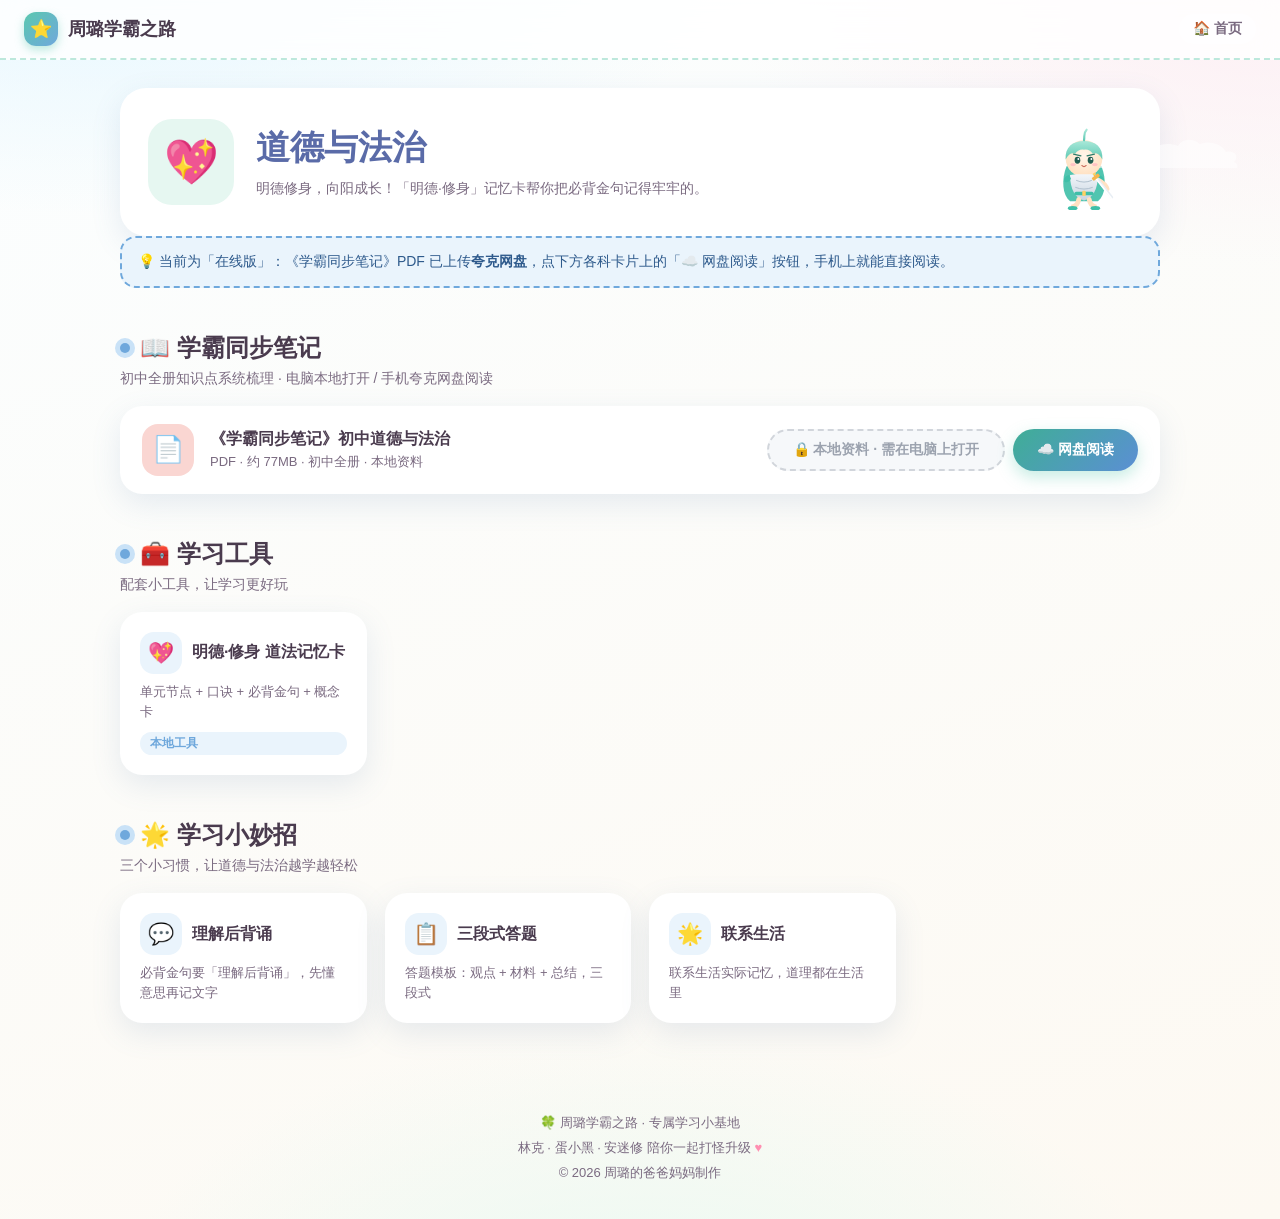
<file: subjects/daofa.html>
<!DOCTYPE html>
<html lang="zh-CN">
<head>
<meta charset="UTF-8">
<meta name="viewport" content="width=device-width, initial-scale=1">
<title>道德与法治 · 周璐学霸之路</title>
<link rel="stylesheet" href="../assets/css/style.css">
</head>
<body class="">
<div class="cloud" style="top:12%;right:3%"><svg width="150" height="60" viewBox="0 0 150 60" fill="none" xmlns="http://www.w3.org/2000/svg"><path d="M22 44 C 14 44 8 50 12 56 C 6 58 4 64 12 64 L 138 64 C 146 64 148 56 142 54 C 148 48 142 42 134 44 C 130 36 118 32 108 36 C 102 30 90 30 86 38 C 76 34 62 36 58 46 C 48 42 28 42 22 44 Z" fill="white"/></svg></div><header class="topbar"><a class="logo" href="../index.html"><span class="logo-emoji">⭐</span>周璐学霸之路</a><nav class="nav"><a href="../index.html">🏠 首页</a></nav></header><main class="wrap"><section class="subj-hero"><div class="sh-icon">💖</div><div class="sh-info"><h1 class="sh-name" style="color:#5A6BA8">道德与法治</h1><p class="sh-desc">明德修身，向阳成长！「明德·修身」记忆卡帮你把必背金句记得牢牢的。</p></div><img class="sh-mascot" src="../assets/mascots/mascot-knight.svg" alt=""></section><section class="section local-only"><h2 class="section-title"><span class="deco blue"></span>📖 学霸同步笔记</h2><p class="section-desc">初中全册知识点系统梳理 · 电脑本地打开 / 手机夸克网盘阅读</p><div class="pdf-card"><div class="pdf-icon">📄</div><div class="pdf-info"><div class="pdf-name">《学霸同步笔记》初中道德与法治</div><div class="pdf-meta">PDF · 约 77MB · 初中全册 · 本地资料</div></div><div class="pdf-actions"><a class="btn" data-pdf="../../《学霸同步笔记》初中9科/《学霸同步笔记》初中道德与法治.pdf" target="_blank">📖 本地打开</a><a class="btn cloud-btn" data-cloud="daofa">☁️ 网盘阅读</a></div></div></section><section class="section"><h2 class="section-title"><span class="deco blue"></span>🧰 学习工具</h2><p class="section-desc">配套小工具，让学习更好玩</p><div class="tool-grid"><a class="tool-card" href="../cards/civics-7a.html"><div class="tc-head"><div class="tc-icon">💖</div><div class="tc-name">明德·修身 道法记忆卡</div></div><div class="tc-desc">单元节点 + 口诀 + 必背金句 + 概念卡</div><span class="tc-tag blue">本地工具</span></a></div></section><section class="section"><h2 class="section-title"><span class="deco blue"></span>🌟 学习小妙招</h2><p class="section-desc">三个小习惯，让道德与法治越学越轻松</p><div class="tool-grid"><div class="tool-card"><div class="tc-head"><div class="tc-icon">💬</div><div class="tc-name">理解后背诵</div></div><div class="tc-desc">必背金句要「理解后背诵」，先懂意思再记文字</div></div><div class="tool-card"><div class="tc-head"><div class="tc-icon">📋</div><div class="tc-name">三段式答题</div></div><div class="tc-desc">答题模板：观点 + 材料 + 总结，三段式</div></div><div class="tool-card"><div class="tc-head"><div class="tc-icon">🌟</div><div class="tc-name">联系生活</div></div><div class="tc-desc">联系生活实际记忆，道理都在生活里</div></div></div></section></main><footer class="footer"><p>🍀 周璐学霸之路 · 专属学习小基地</p><p>林克 · 蛋小黑 · 安迷修 陪你一起打怪升级 <span class="foot-heart">♥</span></p><p>© <span class="year"></span> 周璐的爸爸妈妈制作</p></footer><button class="back-top" id="backTop" aria-label="返回顶部">↑</button>
<script src="../assets/js/cloud-links.js"></script>
<script src="../assets/js/main.js"></script>
</body>
</html>
</file>
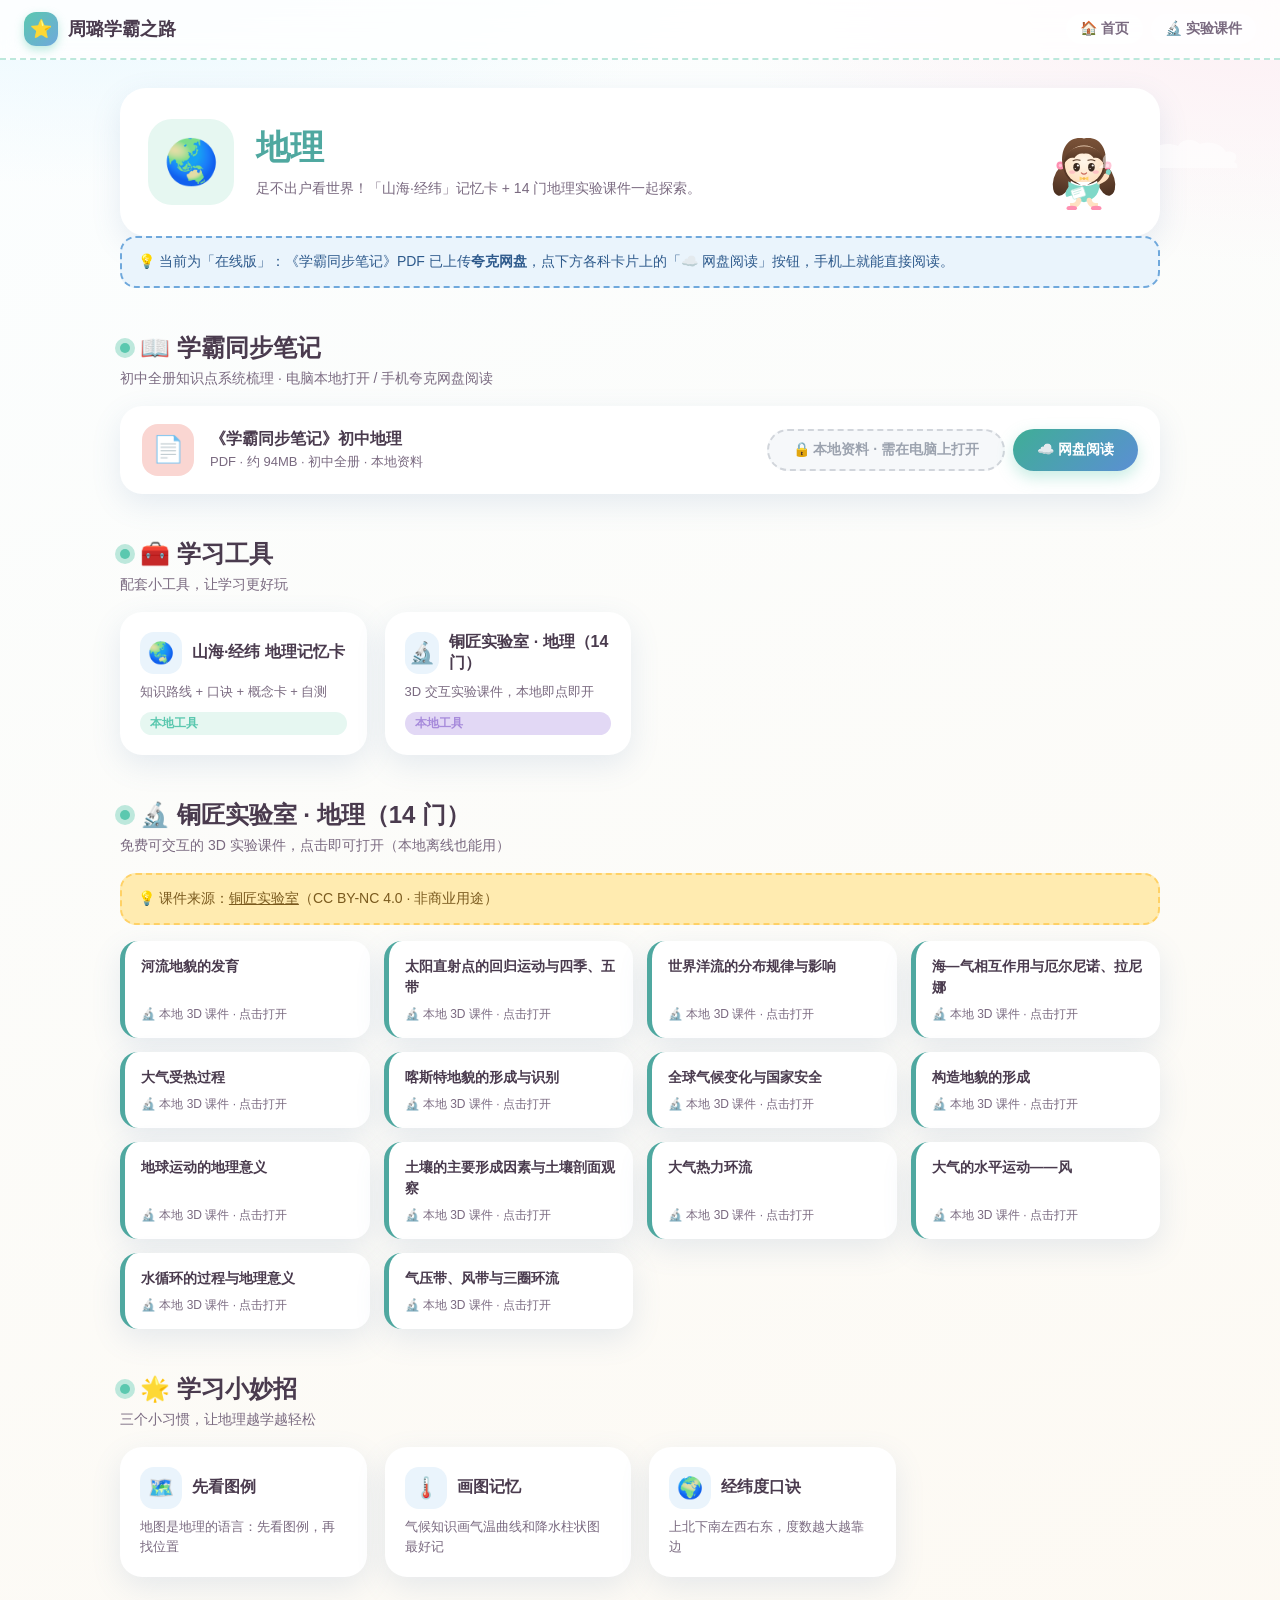
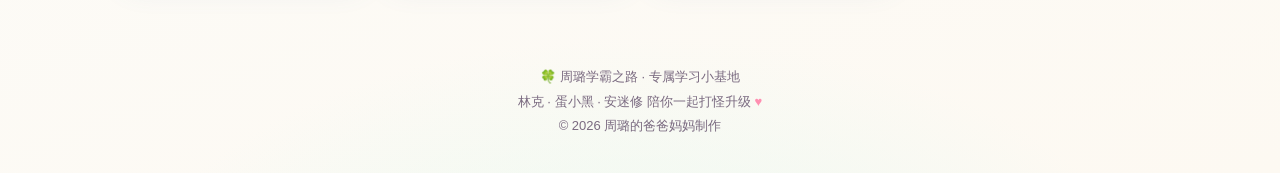
<file: subjects/dili.html>
<!DOCTYPE html>
<html lang="zh-CN">
<head>
<meta charset="UTF-8">
<meta name="viewport" content="width=device-width, initial-scale=1">
<title>地理 · 周璐学霸之路</title>
<link rel="stylesheet" href="../assets/css/style.css">
</head>
<body class="">
<div class="cloud" style="top:12%;right:3%"><svg width="150" height="60" viewBox="0 0 150 60" fill="none" xmlns="http://www.w3.org/2000/svg"><path d="M22 44 C 14 44 8 50 12 56 C 6 58 4 64 12 64 L 138 64 C 146 64 148 56 142 54 C 148 48 142 42 134 44 C 130 36 118 32 108 36 C 102 30 90 30 86 38 C 76 34 62 36 58 46 C 48 42 28 42 22 44 Z" fill="white"/></svg></div><header class="topbar"><a class="logo" href="../index.html"><span class="logo-emoji">⭐</span>周璐学霸之路</a><nav class="nav"><a href="../index.html">🏠 首页</a><a href="#lab">🔬 实验课件</a></nav></header><main class="wrap"><section class="subj-hero"><div class="sh-icon">🌏</div><div class="sh-info"><h1 class="sh-name" style="color:#4FA8A0">地理</h1><p class="sh-desc">足不出户看世界！「山海·经纬」记忆卡 + 14 门地理实验课件一起探索。</p></div><img class="sh-mascot" src="../assets/mascots/mascot-girl.svg" alt=""></section><section class="section local-only"><h2 class="section-title"><span class="deco mint"></span>📖 学霸同步笔记</h2><p class="section-desc">初中全册知识点系统梳理 · 电脑本地打开 / 手机夸克网盘阅读</p><div class="pdf-card"><div class="pdf-icon">📄</div><div class="pdf-info"><div class="pdf-name">《学霸同步笔记》初中地理</div><div class="pdf-meta">PDF · 约 94MB · 初中全册 · 本地资料</div></div><div class="pdf-actions"><a class="btn" data-pdf="../../《学霸同步笔记》初中9科/《学霸同步笔记》初中地理.pdf" target="_blank">📖 本地打开</a><a class="btn cloud-btn" data-cloud="dili">☁️ 网盘阅读</a></div></div></section><section class="section"><h2 class="section-title"><span class="deco mint"></span>🧰 学习工具</h2><p class="section-desc">配套小工具，让学习更好玩</p><div class="tool-grid"><a class="tool-card" href="../cards/geography-7a.html"><div class="tc-head"><div class="tc-icon">🌏</div><div class="tc-name">山海·经纬 地理记忆卡</div></div><div class="tc-desc">知识路线 + 口诀 + 概念卡 + 自测</div><span class="tc-tag mint">本地工具</span></a><a class="tool-card" href="#lab"><div class="tc-head"><div class="tc-icon">🔬</div><div class="tc-name">铜匠实验室 · 地理（14 门）</div></div><div class="tc-desc">3D 交互实验课件，本地即点即开</div><span class="tc-tag purple">本地工具</span></a></div></section><section class="section" id="lab"><h2 class="section-title"><span class="deco mint"></span>🔬 铜匠实验室 · 地理（14 门）</h2><p class="section-desc">免费可交互的 3D 实验课件，点击即可打开（本地离线也能用）</p><div class="notice" style="margin-bottom:16px">💡 课件来源：<a href="https://lab.tongjiang.app" target="_blank" style="color:inherit">铜匠实验室</a>（CC BY-NC 4.0 · 非商业用途）</div><div class="course-grid" style="--accent:#4FA8A0"><a class="course-card" href="../lab/courses/river-step.html"><div class="cc-name">河流地貌的发育</div><div class="cc-meta">🔬 本地 3D 课件 · 点击打开</div></a><a class="course-card" href="../lab/courses/insolation-step.html"><div class="cc-name">太阳直射点的回归运动与四季、五带</div><div class="cc-meta">🔬 本地 3D 课件 · 点击打开</div></a><a class="course-card" href="../lab/courses/currents-step.html"><div class="cc-name">世界洋流的分布规律与影响</div><div class="cc-meta">🔬 本地 3D 课件 · 点击打开</div></a><a class="course-card" href="../lab/courses/enso-step.html"><div class="cc-name">海—气相互作用与厄尔尼诺、拉尼娜</div><div class="cc-meta">🔬 本地 3D 课件 · 点击打开</div></a><a class="course-card" href="../lab/courses/heating-step.html"><div class="cc-name">大气受热过程</div><div class="cc-meta">🔬 本地 3D 课件 · 点击打开</div></a><a class="course-card" href="../lab/courses/karst-step.html"><div class="cc-name">喀斯特地貌的形成与识别</div><div class="cc-meta">🔬 本地 3D 课件 · 点击打开</div></a><a class="course-card" href="../lab/courses/carbon-step.html"><div class="cc-name">全球气候变化与国家安全</div><div class="cc-meta">🔬 本地 3D 课件 · 点击打开</div></a><a class="course-card" href="../lab/courses/tectonic-step.html"><div class="cc-name">构造地貌的形成</div><div class="cc-meta">🔬 本地 3D 课件 · 点击打开</div></a><a class="course-card" href="../lab/courses/earth-motion-step.html"><div class="cc-name">地球运动的地理意义</div><div class="cc-meta">🔬 本地 3D 课件 · 点击打开</div></a><a class="course-card" href="../lab/courses/soil-step.html"><div class="cc-name">土壤的主要形成因素与土壤剖面观察</div><div class="cc-meta">🔬 本地 3D 课件 · 点击打开</div></a><a class="course-card" href="../lab/courses/thermal-step.html"><div class="cc-name">大气热力环流</div><div class="cc-meta">🔬 本地 3D 课件 · 点击打开</div></a><a class="course-card" href="../lab/courses/wind-step.html"><div class="cc-name">大气的水平运动——风</div><div class="cc-meta">🔬 本地 3D 课件 · 点击打开</div></a><a class="course-card" href="../lab/courses/water-cycle-step.html"><div class="cc-name">水循环的过程与地理意义</div><div class="cc-meta">🔬 本地 3D 课件 · 点击打开</div></a><a class="course-card" href="../lab/courses/circulation-step.html"><div class="cc-name">气压带、风带与三圈环流</div><div class="cc-meta">🔬 本地 3D 课件 · 点击打开</div></a></div></section><section class="section"><h2 class="section-title"><span class="deco mint"></span>🌟 学习小妙招</h2><p class="section-desc">三个小习惯，让地理越学越轻松</p><div class="tool-grid"><div class="tool-card"><div class="tc-head"><div class="tc-icon">🗺️</div><div class="tc-name">先看图例</div></div><div class="tc-desc">地图是地理的语言：先看图例，再找位置</div></div><div class="tool-card"><div class="tc-head"><div class="tc-icon">🌡️</div><div class="tc-name">画图记忆</div></div><div class="tc-desc">气候知识画气温曲线和降水柱状图最好记</div></div><div class="tool-card"><div class="tc-head"><div class="tc-icon">🌍</div><div class="tc-name">经纬度口诀</div></div><div class="tc-desc">上北下南左西右东，度数越大越靠边</div></div></div></section></main><footer class="footer"><p>🍀 周璐学霸之路 · 专属学习小基地</p><p>林克 · 蛋小黑 · 安迷修 陪你一起打怪升级 <span class="foot-heart">♥</span></p><p>© <span class="year"></span> 周璐的爸爸妈妈制作</p></footer><button class="back-top" id="backTop" aria-label="返回顶部">↑</button>
<script src="../assets/js/cloud-links.js"></script>
<script src="../assets/js/main.js"></script>
</body>
</html>
</file>
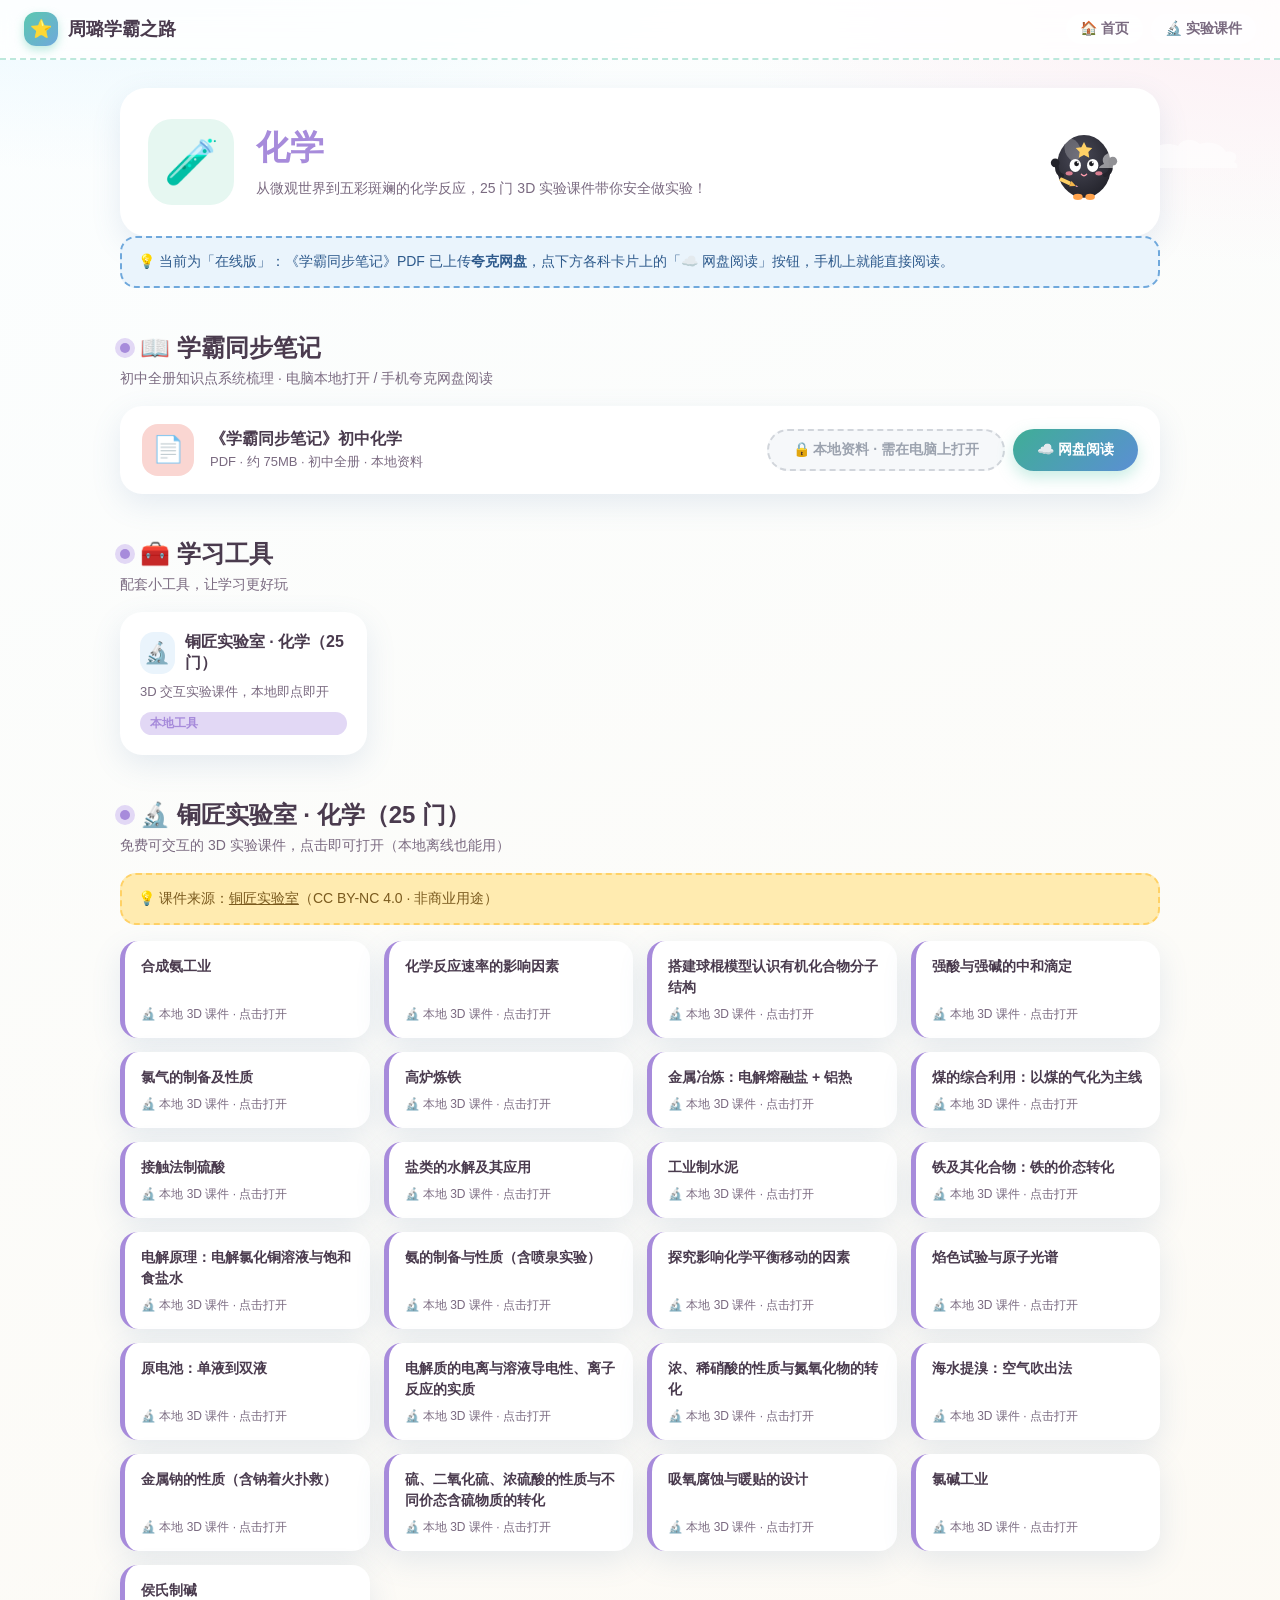
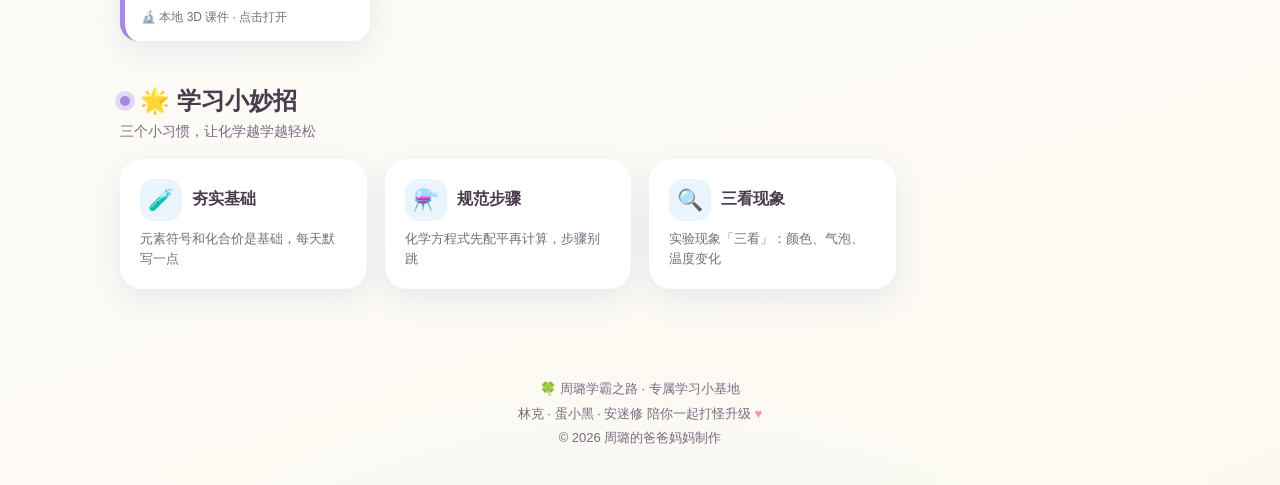
<file: subjects/huaxue.html>
<!DOCTYPE html>
<html lang="zh-CN">
<head>
<meta charset="UTF-8">
<meta name="viewport" content="width=device-width, initial-scale=1">
<title>化学 · 周璐学霸之路</title>
<link rel="stylesheet" href="../assets/css/style.css">
</head>
<body class="">
<div class="cloud" style="top:12%;right:3%"><svg width="150" height="60" viewBox="0 0 150 60" fill="none" xmlns="http://www.w3.org/2000/svg"><path d="M22 44 C 14 44 8 50 12 56 C 6 58 4 64 12 64 L 138 64 C 146 64 148 56 142 54 C 148 48 142 42 134 44 C 130 36 118 32 108 36 C 102 30 90 30 86 38 C 76 34 62 36 58 46 C 48 42 28 42 22 44 Z" fill="white"/></svg></div><header class="topbar"><a class="logo" href="../index.html"><span class="logo-emoji">⭐</span>周璐学霸之路</a><nav class="nav"><a href="../index.html">🏠 首页</a><a href="#lab">🔬 实验课件</a></nav></header><main class="wrap"><section class="subj-hero"><div class="sh-icon">🧪</div><div class="sh-info"><h1 class="sh-name" style="color:#A78BDB">化学</h1><p class="sh-desc">从微观世界到五彩斑斓的化学反应，25 门 3D 实验课件带你安全做实验！</p></div><img class="sh-mascot" src="../assets/mascots/mascot-egg.svg" alt=""></section><section class="section local-only"><h2 class="section-title"><span class="deco purple"></span>📖 学霸同步笔记</h2><p class="section-desc">初中全册知识点系统梳理 · 电脑本地打开 / 手机夸克网盘阅读</p><div class="pdf-card"><div class="pdf-icon">📄</div><div class="pdf-info"><div class="pdf-name">《学霸同步笔记》初中化学</div><div class="pdf-meta">PDF · 约 75MB · 初中全册 · 本地资料</div></div><div class="pdf-actions"><a class="btn" data-pdf="../../《学霸同步笔记》初中9科/《学霸同步笔记》初中化学.pdf" target="_blank">📖 本地打开</a><a class="btn cloud-btn" data-cloud="huaxue">☁️ 网盘阅读</a></div></div></section><section class="section"><h2 class="section-title"><span class="deco purple"></span>🧰 学习工具</h2><p class="section-desc">配套小工具，让学习更好玩</p><div class="tool-grid"><a class="tool-card" href="#lab"><div class="tc-head"><div class="tc-icon">🔬</div><div class="tc-name">铜匠实验室 · 化学（25 门）</div></div><div class="tc-desc">3D 交互实验课件，本地即点即开</div><span class="tc-tag purple">本地工具</span></a></div></section><section class="section" id="lab"><h2 class="section-title"><span class="deco purple"></span>🔬 铜匠实验室 · 化学（25 门）</h2><p class="section-desc">免费可交互的 3D 实验课件，点击即可打开（本地离线也能用）</p><div class="notice" style="margin-bottom:16px">💡 课件来源：<a href="https://lab.tongjiang.app" target="_blank" style="color:inherit">铜匠实验室</a>（CC BY-NC 4.0 · 非商业用途）</div><div class="course-grid" style="--accent:#A78BDB"><a class="course-card" href="../lab/courses/haber-step.html"><div class="cc-name">合成氨工业</div><div class="cc-meta">🔬 本地 3D 课件 · 点击打开</div></a><a class="course-card" href="../lab/courses/rate-step.html"><div class="cc-name">化学反应速率的影响因素</div><div class="cc-meta">🔬 本地 3D 课件 · 点击打开</div></a><a class="course-card" href="../lab/courses/ball-stick-step.html"><div class="cc-name">搭建球棍模型认识有机化合物分子结构</div><div class="cc-meta">🔬 本地 3D 课件 · 点击打开</div></a><a class="course-card" href="../lab/courses/titration-step.html"><div class="cc-name">强酸与强碱的中和滴定</div><div class="cc-meta">🔬 本地 3D 课件 · 点击打开</div></a><a class="course-card" href="../lab/courses/chlorine-step.html"><div class="cc-name">氯气的制备及性质</div><div class="cc-meta">🔬 本地 3D 课件 · 点击打开</div></a><a class="course-card" href="../lab/courses/blast-furnace-step.html"><div class="cc-name">高炉炼铁</div><div class="cc-meta">🔬 本地 3D 课件 · 点击打开</div></a><a class="course-card" href="../lab/courses/smelting-step.html"><div class="cc-name">金属冶炼：电解熔融盐 + 铝热</div><div class="cc-meta">🔬 本地 3D 课件 · 点击打开</div></a><a class="course-card" href="../lab/courses/coal-gas-step.html"><div class="cc-name">煤的综合利用：以煤的气化为主线</div><div class="cc-meta">🔬 本地 3D 课件 · 点击打开</div></a><a class="course-card" href="../lab/courses/sulfuric-step.html"><div class="cc-name">接触法制硫酸</div><div class="cc-meta">🔬 本地 3D 课件 · 点击打开</div></a><a class="course-card" href="../lab/courses/hydrolysis-step.html"><div class="cc-name">盐类的水解及其应用</div><div class="cc-meta">🔬 本地 3D 课件 · 点击打开</div></a><a class="course-card" href="../lab/courses/cement-step.html"><div class="cc-name">工业制水泥</div><div class="cc-meta">🔬 本地 3D 课件 · 点击打开</div></a><a class="course-card" href="../lab/courses/iron-step.html"><div class="cc-name">铁及其化合物：铁的价态转化</div><div class="cc-meta">🔬 本地 3D 课件 · 点击打开</div></a><a class="course-card" href="../lab/courses/electrolysis-step.html"><div class="cc-name">电解原理：电解氯化铜溶液与饱和食盐水</div><div class="cc-meta">🔬 本地 3D 课件 · 点击打开</div></a><a class="course-card" href="../lab/courses/ammonia-step.html"><div class="cc-name">氨的制备与性质（含喷泉实验）</div><div class="cc-meta">🔬 本地 3D 课件 · 点击打开</div></a><a class="course-card" href="../lab/courses/equilibrium-step.html"><div class="cc-name">探究影响化学平衡移动的因素</div><div class="cc-meta">🔬 本地 3D 课件 · 点击打开</div></a><a class="course-card" href="../lab/courses/flame-step.html"><div class="cc-name">焰色试验与原子光谱</div><div class="cc-meta">🔬 本地 3D 课件 · 点击打开</div></a><a class="course-card" href="../lab/courses/galvanic-step.html"><div class="cc-name">原电池：单液到双液</div><div class="cc-meta">🔬 本地 3D 课件 · 点击打开</div></a><a class="course-card" href="../lab/courses/conductivity-step.html"><div class="cc-name">电解质的电离与溶液导电性、离子反应的实质</div><div class="cc-meta">🔬 本地 3D 课件 · 点击打开</div></a><a class="course-card" href="../lab/courses/nitric-lab-step.html"><div class="cc-name">浓、稀硝酸的性质与氮氧化物的转化</div><div class="cc-meta">🔬 本地 3D 课件 · 点击打开</div></a><a class="course-card" href="../lab/courses/bromine-step.html"><div class="cc-name">海水提溴：空气吹出法</div><div class="cc-meta">🔬 本地 3D 课件 · 点击打开</div></a><a class="course-card" href="../lab/courses/sodium-step.html"><div class="cc-name">金属钠的性质（含钠着火扑救）</div><div class="cc-meta">🔬 本地 3D 课件 · 点击打开</div></a><a class="course-card" href="../lab/courses/sulfur-step.html"><div class="cc-name">硫、二氧化硫、浓硫酸的性质与不同价态含硫物质的转化</div><div class="cc-meta">🔬 本地 3D 课件 · 点击打开</div></a><a class="course-card" href="../lab/courses/corrosion-step.html"><div class="cc-name">吸氧腐蚀与暖贴的设计</div><div class="cc-meta">🔬 本地 3D 课件 · 点击打开</div></a><a class="course-card" href="../lab/courses/chlor-alkali-step.html"><div class="cc-name">氯碱工业</div><div class="cc-meta">🔬 本地 3D 课件 · 点击打开</div></a><a class="course-card" href="../lab/courses/hou-soda-step.html"><div class="cc-name">侯氏制碱</div><div class="cc-meta">🔬 本地 3D 课件 · 点击打开</div></a></div></section><section class="section"><h2 class="section-title"><span class="deco purple"></span>🌟 学习小妙招</h2><p class="section-desc">三个小习惯，让化学越学越轻松</p><div class="tool-grid"><div class="tool-card"><div class="tc-head"><div class="tc-icon">🧪</div><div class="tc-name">夯实基础</div></div><div class="tc-desc">元素符号和化合价是基础，每天默写一点</div></div><div class="tool-card"><div class="tc-head"><div class="tc-icon">⚗️</div><div class="tc-name">规范步骤</div></div><div class="tc-desc">化学方程式先配平再计算，步骤别跳</div></div><div class="tool-card"><div class="tc-head"><div class="tc-icon">🔍</div><div class="tc-name">三看现象</div></div><div class="tc-desc">实验现象「三看」：颜色、气泡、温度变化</div></div></div></section></main><footer class="footer"><p>🍀 周璐学霸之路 · 专属学习小基地</p><p>林克 · 蛋小黑 · 安迷修 陪你一起打怪升级 <span class="foot-heart">♥</span></p><p>© <span class="year"></span> 周璐的爸爸妈妈制作</p></footer><button class="back-top" id="backTop" aria-label="返回顶部">↑</button>
<script src="../assets/js/cloud-links.js"></script>
<script src="../assets/js/main.js"></script>
</body>
</html>
</file>
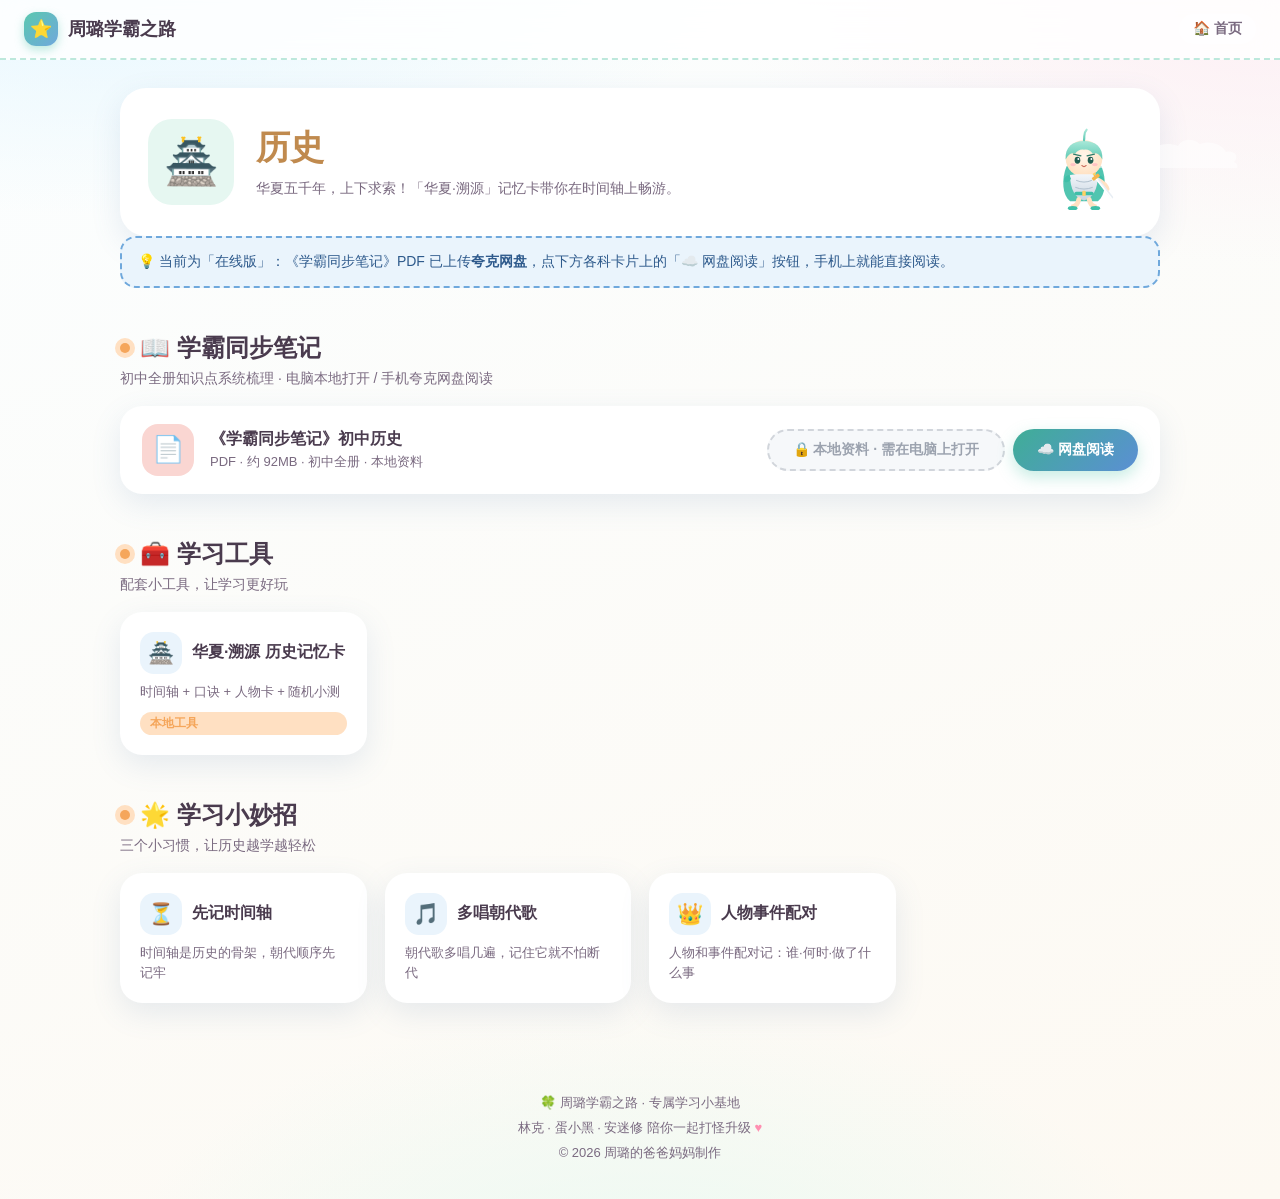
<file: subjects/lishi.html>
<!DOCTYPE html>
<html lang="zh-CN">
<head>
<meta charset="UTF-8">
<meta name="viewport" content="width=device-width, initial-scale=1">
<title>历史 · 周璐学霸之路</title>
<link rel="stylesheet" href="../assets/css/style.css">
</head>
<body class="">
<div class="cloud" style="top:12%;right:3%"><svg width="150" height="60" viewBox="0 0 150 60" fill="none" xmlns="http://www.w3.org/2000/svg"><path d="M22 44 C 14 44 8 50 12 56 C 6 58 4 64 12 64 L 138 64 C 146 64 148 56 142 54 C 148 48 142 42 134 44 C 130 36 118 32 108 36 C 102 30 90 30 86 38 C 76 34 62 36 58 46 C 48 42 28 42 22 44 Z" fill="white"/></svg></div><header class="topbar"><a class="logo" href="../index.html"><span class="logo-emoji">⭐</span>周璐学霸之路</a><nav class="nav"><a href="../index.html">🏠 首页</a></nav></header><main class="wrap"><section class="subj-hero"><div class="sh-icon">🏯</div><div class="sh-info"><h1 class="sh-name" style="color:#C08A4E">历史</h1><p class="sh-desc">华夏五千年，上下求索！「华夏·溯源」记忆卡带你在时间轴上畅游。</p></div><img class="sh-mascot" src="../assets/mascots/mascot-knight.svg" alt=""></section><section class="section local-only"><h2 class="section-title"><span class="deco orange"></span>📖 学霸同步笔记</h2><p class="section-desc">初中全册知识点系统梳理 · 电脑本地打开 / 手机夸克网盘阅读</p><div class="pdf-card"><div class="pdf-icon">📄</div><div class="pdf-info"><div class="pdf-name">《学霸同步笔记》初中历史</div><div class="pdf-meta">PDF · 约 92MB · 初中全册 · 本地资料</div></div><div class="pdf-actions"><a class="btn" data-pdf="../../《学霸同步笔记》初中9科/《学霸同步笔记》初中历史.pdf" target="_blank">📖 本地打开</a><a class="btn cloud-btn" data-cloud="lishi">☁️ 网盘阅读</a></div></div></section><section class="section"><h2 class="section-title"><span class="deco orange"></span>🧰 学习工具</h2><p class="section-desc">配套小工具，让学习更好玩</p><div class="tool-grid"><a class="tool-card" href="../cards/history-7a.html"><div class="tc-head"><div class="tc-icon">🏯</div><div class="tc-name">华夏·溯源 历史记忆卡</div></div><div class="tc-desc">时间轴 + 口诀 + 人物卡 + 随机小测</div><span class="tc-tag orange">本地工具</span></a></div></section><section class="section"><h2 class="section-title"><span class="deco orange"></span>🌟 学习小妙招</h2><p class="section-desc">三个小习惯，让历史越学越轻松</p><div class="tool-grid"><div class="tool-card"><div class="tc-head"><div class="tc-icon">⏳</div><div class="tc-name">先记时间轴</div></div><div class="tc-desc">时间轴是历史的骨架，朝代顺序先记牢</div></div><div class="tool-card"><div class="tc-head"><div class="tc-icon">🎵</div><div class="tc-name">多唱朝代歌</div></div><div class="tc-desc">朝代歌多唱几遍，记住它就不怕断代</div></div><div class="tool-card"><div class="tc-head"><div class="tc-icon">👑</div><div class="tc-name">人物事件配对</div></div><div class="tc-desc">人物和事件配对记：谁·何时·做了什么事</div></div></div></section></main><footer class="footer"><p>🍀 周璐学霸之路 · 专属学习小基地</p><p>林克 · 蛋小黑 · 安迷修 陪你一起打怪升级 <span class="foot-heart">♥</span></p><p>© <span class="year"></span> 周璐的爸爸妈妈制作</p></footer><button class="back-top" id="backTop" aria-label="返回顶部">↑</button>
<script src="../assets/js/cloud-links.js"></script>
<script src="../assets/js/main.js"></script>
</body>
</html>
</file>
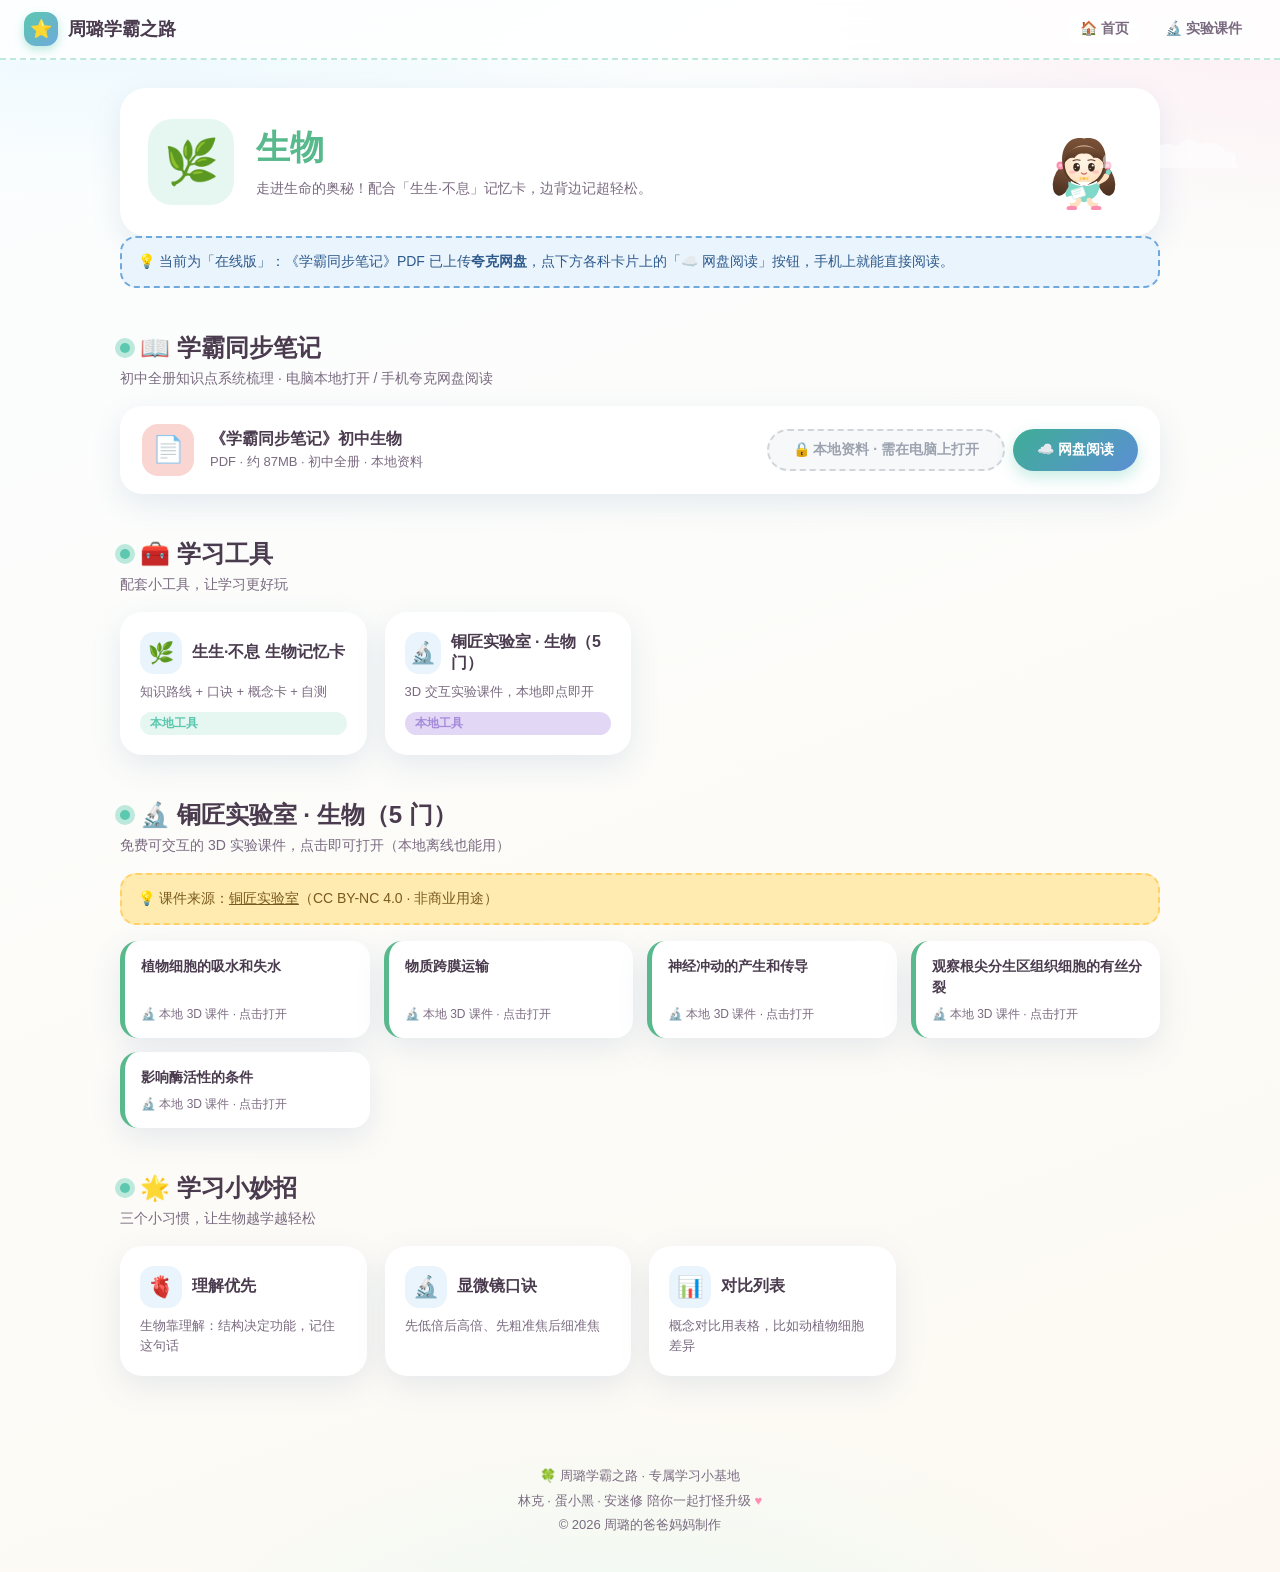
<file: subjects/shengwu.html>
<!DOCTYPE html>
<html lang="zh-CN">
<head>
<meta charset="UTF-8">
<meta name="viewport" content="width=device-width, initial-scale=1">
<title>生物 · 周璐学霸之路</title>
<link rel="stylesheet" href="../assets/css/style.css">
</head>
<body class="">
<div class="cloud" style="top:12%;right:3%"><svg width="150" height="60" viewBox="0 0 150 60" fill="none" xmlns="http://www.w3.org/2000/svg"><path d="M22 44 C 14 44 8 50 12 56 C 6 58 4 64 12 64 L 138 64 C 146 64 148 56 142 54 C 148 48 142 42 134 44 C 130 36 118 32 108 36 C 102 30 90 30 86 38 C 76 34 62 36 58 46 C 48 42 28 42 22 44 Z" fill="white"/></svg></div><header class="topbar"><a class="logo" href="../index.html"><span class="logo-emoji">⭐</span>周璐学霸之路</a><nav class="nav"><a href="../index.html">🏠 首页</a><a href="#lab">🔬 实验课件</a></nav></header><main class="wrap"><section class="subj-hero"><div class="sh-icon">🌿</div><div class="sh-info"><h1 class="sh-name" style="color:#58B98C">生物</h1><p class="sh-desc">走进生命的奥秘！配合「生生·不息」记忆卡，边背边记超轻松。</p></div><img class="sh-mascot" src="../assets/mascots/mascot-girl.svg" alt=""></section><section class="section local-only"><h2 class="section-title"><span class="deco mint"></span>📖 学霸同步笔记</h2><p class="section-desc">初中全册知识点系统梳理 · 电脑本地打开 / 手机夸克网盘阅读</p><div class="pdf-card"><div class="pdf-icon">📄</div><div class="pdf-info"><div class="pdf-name">《学霸同步笔记》初中生物</div><div class="pdf-meta">PDF · 约 87MB · 初中全册 · 本地资料</div></div><div class="pdf-actions"><a class="btn" data-pdf="../../《学霸同步笔记》初中9科/《学霸同步笔记》初中生物.pdf" target="_blank">📖 本地打开</a><a class="btn cloud-btn" data-cloud="shengwu">☁️ 网盘阅读</a></div></div></section><section class="section"><h2 class="section-title"><span class="deco mint"></span>🧰 学习工具</h2><p class="section-desc">配套小工具，让学习更好玩</p><div class="tool-grid"><a class="tool-card" href="../cards/biology-7a.html"><div class="tc-head"><div class="tc-icon">🌿</div><div class="tc-name">生生·不息 生物记忆卡</div></div><div class="tc-desc">知识路线 + 口诀 + 概念卡 + 自测</div><span class="tc-tag mint">本地工具</span></a><a class="tool-card" href="#lab"><div class="tc-head"><div class="tc-icon">🔬</div><div class="tc-name">铜匠实验室 · 生物（5 门）</div></div><div class="tc-desc">3D 交互实验课件，本地即点即开</div><span class="tc-tag purple">本地工具</span></a></div></section><section class="section" id="lab"><h2 class="section-title"><span class="deco mint"></span>🔬 铜匠实验室 · 生物（5 门）</h2><p class="section-desc">免费可交互的 3D 实验课件，点击即可打开（本地离线也能用）</p><div class="notice" style="margin-bottom:16px">💡 课件来源：<a href="https://lab.tongjiang.app" target="_blank" style="color:inherit">铜匠实验室</a>（CC BY-NC 4.0 · 非商业用途）</div><div class="course-grid" style="--accent:#58B98C"><a class="course-card" href="../lab/courses/plasmolysis-step.html"><div class="cc-name">植物细胞的吸水和失水</div><div class="cc-meta">🔬 本地 3D 课件 · 点击打开</div></a><a class="course-card" href="../lab/courses/transport-step.html"><div class="cc-name">物质跨膜运输</div><div class="cc-meta">🔬 本地 3D 课件 · 点击打开</div></a><a class="course-card" href="../lab/courses/impulse-step.html"><div class="cc-name">神经冲动的产生和传导</div><div class="cc-meta">🔬 本地 3D 课件 · 点击打开</div></a><a class="course-card" href="../lab/courses/mitosis-step.html"><div class="cc-name">观察根尖分生区组织细胞的有丝分裂</div><div class="cc-meta">🔬 本地 3D 课件 · 点击打开</div></a><a class="course-card" href="../lab/courses/enzyme-step.html"><div class="cc-name">影响酶活性的条件</div><div class="cc-meta">🔬 本地 3D 课件 · 点击打开</div></a></div></section><section class="section"><h2 class="section-title"><span class="deco mint"></span>🌟 学习小妙招</h2><p class="section-desc">三个小习惯，让生物越学越轻松</p><div class="tool-grid"><div class="tool-card"><div class="tc-head"><div class="tc-icon">🫀</div><div class="tc-name">理解优先</div></div><div class="tc-desc">生物靠理解：结构决定功能，记住这句话</div></div><div class="tool-card"><div class="tc-head"><div class="tc-icon">🔬</div><div class="tc-name">显微镜口诀</div></div><div class="tc-desc">先低倍后高倍、先粗准焦后细准焦</div></div><div class="tool-card"><div class="tc-head"><div class="tc-icon">📊</div><div class="tc-name">对比列表</div></div><div class="tc-desc">概念对比用表格，比如动植物细胞差异</div></div></div></section></main><footer class="footer"><p>🍀 周璐学霸之路 · 专属学习小基地</p><p>林克 · 蛋小黑 · 安迷修 陪你一起打怪升级 <span class="foot-heart">♥</span></p><p>© <span class="year"></span> 周璐的爸爸妈妈制作</p></footer><button class="back-top" id="backTop" aria-label="返回顶部">↑</button>
<script src="../assets/js/cloud-links.js"></script>
<script src="../assets/js/main.js"></script>
</body>
</html>
</file>
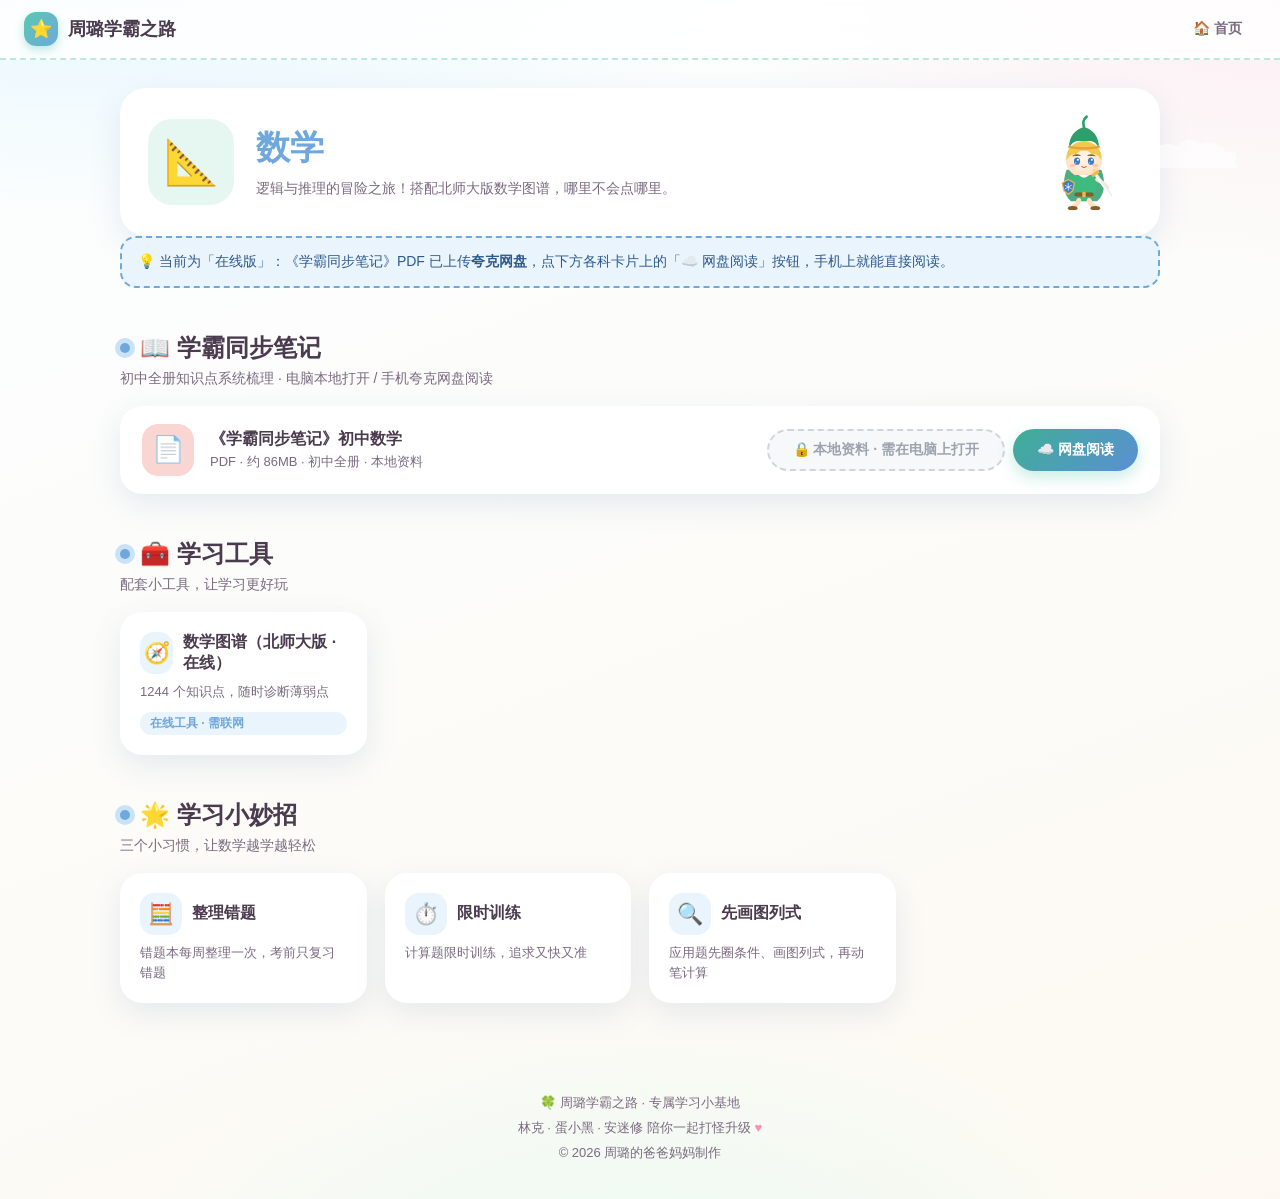
<file: subjects/shuxue.html>
<!DOCTYPE html>
<html lang="zh-CN">
<head>
<meta charset="UTF-8">
<meta name="viewport" content="width=device-width, initial-scale=1">
<title>数学 · 周璐学霸之路</title>
<link rel="stylesheet" href="../assets/css/style.css">
</head>
<body class="">
<div class="cloud" style="top:12%;right:3%"><svg width="150" height="60" viewBox="0 0 150 60" fill="none" xmlns="http://www.w3.org/2000/svg"><path d="M22 44 C 14 44 8 50 12 56 C 6 58 4 64 12 64 L 138 64 C 146 64 148 56 142 54 C 148 48 142 42 134 44 C 130 36 118 32 108 36 C 102 30 90 30 86 38 C 76 34 62 36 58 46 C 48 42 28 42 22 44 Z" fill="white"/></svg></div><header class="topbar"><a class="logo" href="../index.html"><span class="logo-emoji">⭐</span>周璐学霸之路</a><nav class="nav"><a href="../index.html">🏠 首页</a></nav></header><main class="wrap"><section class="subj-hero"><div class="sh-icon">📐</div><div class="sh-info"><h1 class="sh-name" style="color:#6FA8DC">数学</h1><p class="sh-desc">逻辑与推理的冒险之旅！搭配北师大版数学图谱，哪里不会点哪里。</p></div><img class="sh-mascot" src="../assets/mascots/mascot-link.svg" alt=""></section><section class="section local-only"><h2 class="section-title"><span class="deco blue"></span>📖 学霸同步笔记</h2><p class="section-desc">初中全册知识点系统梳理 · 电脑本地打开 / 手机夸克网盘阅读</p><div class="pdf-card"><div class="pdf-icon">📄</div><div class="pdf-info"><div class="pdf-name">《学霸同步笔记》初中数学</div><div class="pdf-meta">PDF · 约 86MB · 初中全册 · 本地资料</div></div><div class="pdf-actions"><a class="btn" data-pdf="../../《学霸同步笔记》初中9科/《学霸同步笔记》初中数学.pdf" target="_blank">📖 本地打开</a><a class="btn cloud-btn" data-cloud="shuxue">☁️ 网盘阅读</a></div></div></section><section class="section"><h2 class="section-title"><span class="deco blue"></span>🧰 学习工具</h2><p class="section-desc">配套小工具，让学习更好玩</p><div class="tool-grid"><a class="tool-card" href="https://jukechou.github.io/math-map/" target="_blank"><div class="tc-head"><div class="tc-icon">🧭</div><div class="tc-name">数学图谱（北师大版 · 在线）</div></div><div class="tc-desc">1244 个知识点，随时诊断薄弱点</div><span class="tc-tag blue">在线工具 · 需联网</span></a></div></section><section class="section"><h2 class="section-title"><span class="deco blue"></span>🌟 学习小妙招</h2><p class="section-desc">三个小习惯，让数学越学越轻松</p><div class="tool-grid"><div class="tool-card"><div class="tc-head"><div class="tc-icon">🧮</div><div class="tc-name">整理错题</div></div><div class="tc-desc">错题本每周整理一次，考前只复习错题</div></div><div class="tool-card"><div class="tc-head"><div class="tc-icon">⏱️</div><div class="tc-name">限时训练</div></div><div class="tc-desc">计算题限时训练，追求又快又准</div></div><div class="tool-card"><div class="tc-head"><div class="tc-icon">🔍</div><div class="tc-name">先画图列式</div></div><div class="tc-desc">应用题先圈条件、画图列式，再动笔计算</div></div></div></section></main><footer class="footer"><p>🍀 周璐学霸之路 · 专属学习小基地</p><p>林克 · 蛋小黑 · 安迷修 陪你一起打怪升级 <span class="foot-heart">♥</span></p><p>© <span class="year"></span> 周璐的爸爸妈妈制作</p></footer><button class="back-top" id="backTop" aria-label="返回顶部">↑</button>
<script src="../assets/js/cloud-links.js"></script>
<script src="../assets/js/main.js"></script>
</body>
</html>
</file>
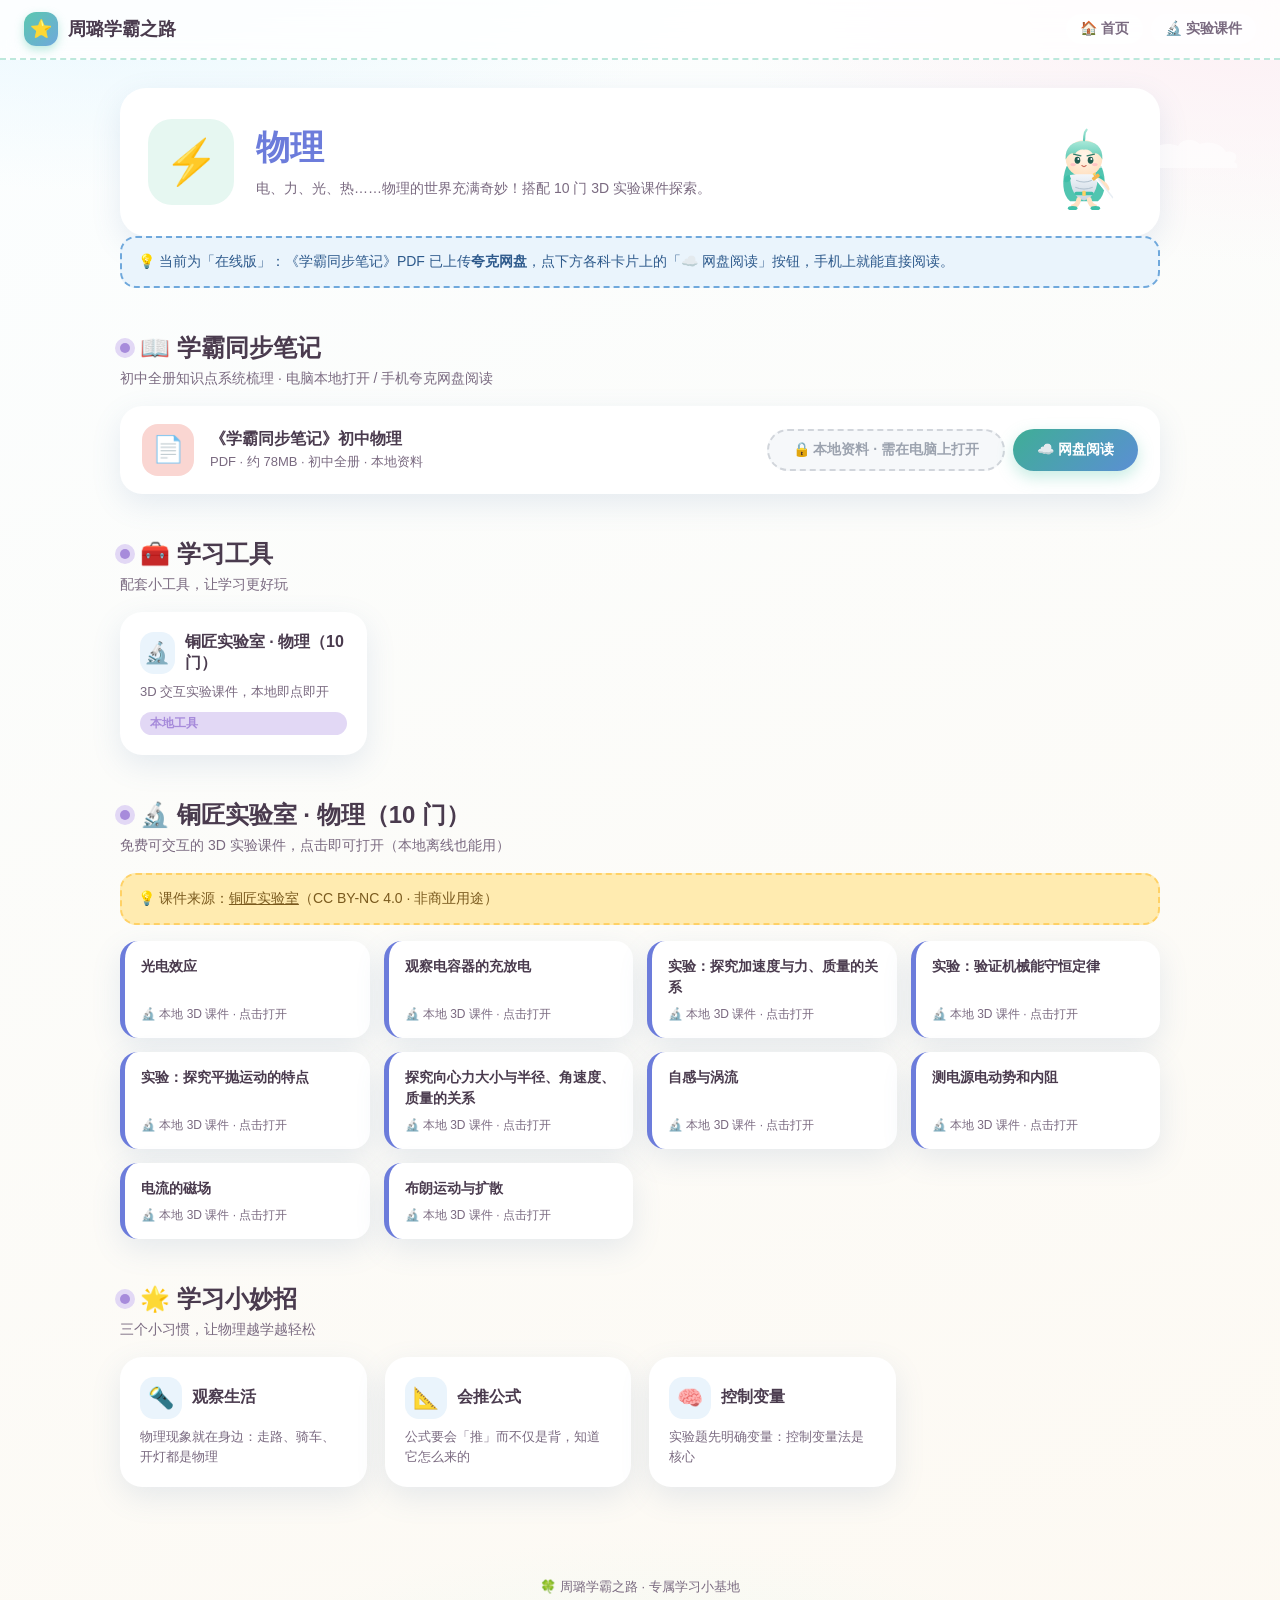
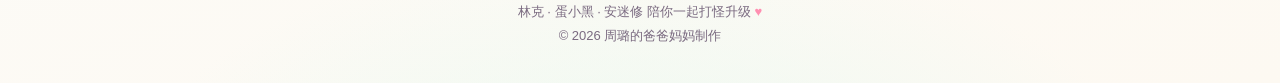
<file: subjects/wuli.html>
<!DOCTYPE html>
<html lang="zh-CN">
<head>
<meta charset="UTF-8">
<meta name="viewport" content="width=device-width, initial-scale=1">
<title>物理 · 周璐学霸之路</title>
<link rel="stylesheet" href="../assets/css/style.css">
</head>
<body class="">
<div class="cloud" style="top:12%;right:3%"><svg width="150" height="60" viewBox="0 0 150 60" fill="none" xmlns="http://www.w3.org/2000/svg"><path d="M22 44 C 14 44 8 50 12 56 C 6 58 4 64 12 64 L 138 64 C 146 64 148 56 142 54 C 148 48 142 42 134 44 C 130 36 118 32 108 36 C 102 30 90 30 86 38 C 76 34 62 36 58 46 C 48 42 28 42 22 44 Z" fill="white"/></svg></div><header class="topbar"><a class="logo" href="../index.html"><span class="logo-emoji">⭐</span>周璐学霸之路</a><nav class="nav"><a href="../index.html">🏠 首页</a><a href="#lab">🔬 实验课件</a></nav></header><main class="wrap"><section class="subj-hero"><div class="sh-icon">⚡</div><div class="sh-info"><h1 class="sh-name" style="color:#6C7CDB">物理</h1><p class="sh-desc">电、力、光、热……物理的世界充满奇妙！搭配 10 门 3D 实验课件探索。</p></div><img class="sh-mascot" src="../assets/mascots/mascot-knight.svg" alt=""></section><section class="section local-only"><h2 class="section-title"><span class="deco purple"></span>📖 学霸同步笔记</h2><p class="section-desc">初中全册知识点系统梳理 · 电脑本地打开 / 手机夸克网盘阅读</p><div class="pdf-card"><div class="pdf-icon">📄</div><div class="pdf-info"><div class="pdf-name">《学霸同步笔记》初中物理</div><div class="pdf-meta">PDF · 约 78MB · 初中全册 · 本地资料</div></div><div class="pdf-actions"><a class="btn" data-pdf="../../《学霸同步笔记》初中9科/《学霸同步笔记》初中物理.pdf" target="_blank">📖 本地打开</a><a class="btn cloud-btn" data-cloud="wuli">☁️ 网盘阅读</a></div></div></section><section class="section"><h2 class="section-title"><span class="deco purple"></span>🧰 学习工具</h2><p class="section-desc">配套小工具，让学习更好玩</p><div class="tool-grid"><a class="tool-card" href="#lab"><div class="tc-head"><div class="tc-icon">🔬</div><div class="tc-name">铜匠实验室 · 物理（10 门）</div></div><div class="tc-desc">3D 交互实验课件，本地即点即开</div><span class="tc-tag purple">本地工具</span></a></div></section><section class="section" id="lab"><h2 class="section-title"><span class="deco purple"></span>🔬 铜匠实验室 · 物理（10 门）</h2><p class="section-desc">免费可交互的 3D 实验课件，点击即可打开（本地离线也能用）</p><div class="notice" style="margin-bottom:16px">💡 课件来源：<a href="https://lab.tongjiang.app" target="_blank" style="color:inherit">铜匠实验室</a>（CC BY-NC 4.0 · 非商业用途）</div><div class="course-grid" style="--accent:#6C7CDB"><a class="course-card" href="../lab/courses/photoelectric-step.html"><div class="cc-name">光电效应</div><div class="cc-meta">🔬 本地 3D 课件 · 点击打开</div></a><a class="course-card" href="../lab/courses/capacitor-step.html"><div class="cc-name">观察电容器的充放电</div><div class="cc-meta">🔬 本地 3D 课件 · 点击打开</div></a><a class="course-card" href="../lab/courses/accel-force-step.html"><div class="cc-name">实验：探究加速度与力、质量的关系</div><div class="cc-meta">🔬 本地 3D 课件 · 点击打开</div></a><a class="course-card" href="../lab/courses/energy-step.html"><div class="cc-name">实验：验证机械能守恒定律</div><div class="cc-meta">🔬 本地 3D 课件 · 点击打开</div></a><a class="course-card" href="../lab/courses/projectile-step.html"><div class="cc-name">实验：探究平抛运动的特点</div><div class="cc-meta">🔬 本地 3D 课件 · 点击打开</div></a><a class="course-card" href="../lab/courses/centripetal-step.html"><div class="cc-name">探究向心力大小与半径、角速度、质量的关系</div><div class="cc-meta">🔬 本地 3D 课件 · 点击打开</div></a><a class="course-card" href="../lab/courses/self-induction-step.html"><div class="cc-name">自感与涡流</div><div class="cc-meta">🔬 本地 3D 课件 · 点击打开</div></a><a class="course-card" href="../lab/courses/emf-step.html"><div class="cc-name">测电源电动势和内阻</div><div class="cc-meta">🔬 本地 3D 课件 · 点击打开</div></a><a class="course-card" href="../lab/courses/current-field-step.html"><div class="cc-name">电流的磁场</div><div class="cc-meta">🔬 本地 3D 课件 · 点击打开</div></a><a class="course-card" href="../lab/courses/brownian-step.html"><div class="cc-name">布朗运动与扩散</div><div class="cc-meta">🔬 本地 3D 课件 · 点击打开</div></a></div></section><section class="section"><h2 class="section-title"><span class="deco purple"></span>🌟 学习小妙招</h2><p class="section-desc">三个小习惯，让物理越学越轻松</p><div class="tool-grid"><div class="tool-card"><div class="tc-head"><div class="tc-icon">🔦</div><div class="tc-name">观察生活</div></div><div class="tc-desc">物理现象就在身边：走路、骑车、开灯都是物理</div></div><div class="tool-card"><div class="tc-head"><div class="tc-icon">📐</div><div class="tc-name">会推公式</div></div><div class="tc-desc">公式要会「推」而不仅是背，知道它怎么来的</div></div><div class="tool-card"><div class="tc-head"><div class="tc-icon">🧠</div><div class="tc-name">控制变量</div></div><div class="tc-desc">实验题先明确变量：控制变量法是核心</div></div></div></section></main><footer class="footer"><p>🍀 周璐学霸之路 · 专属学习小基地</p><p>林克 · 蛋小黑 · 安迷修 陪你一起打怪升级 <span class="foot-heart">♥</span></p><p>© <span class="year"></span> 周璐的爸爸妈妈制作</p></footer><button class="back-top" id="backTop" aria-label="返回顶部">↑</button>
<script src="../assets/js/cloud-links.js"></script>
<script src="../assets/js/main.js"></script>
</body>
</html>
</file>
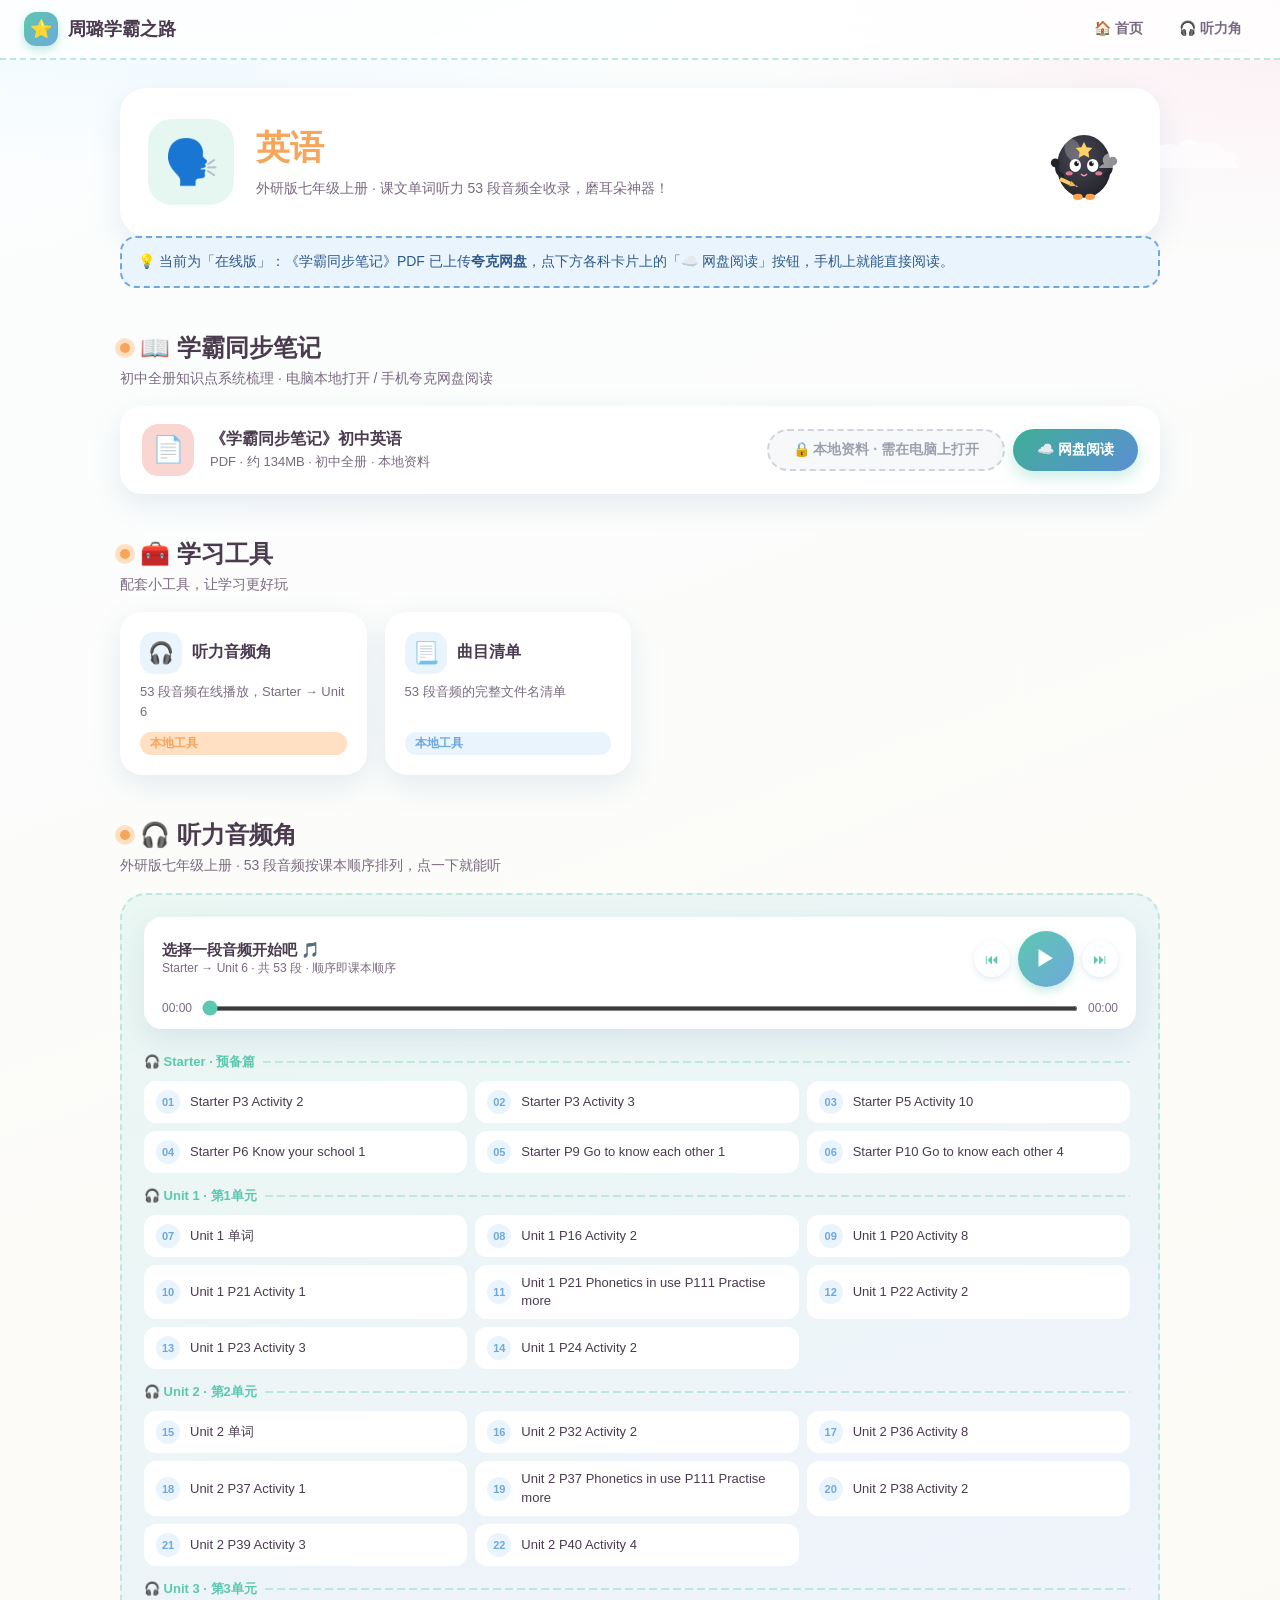
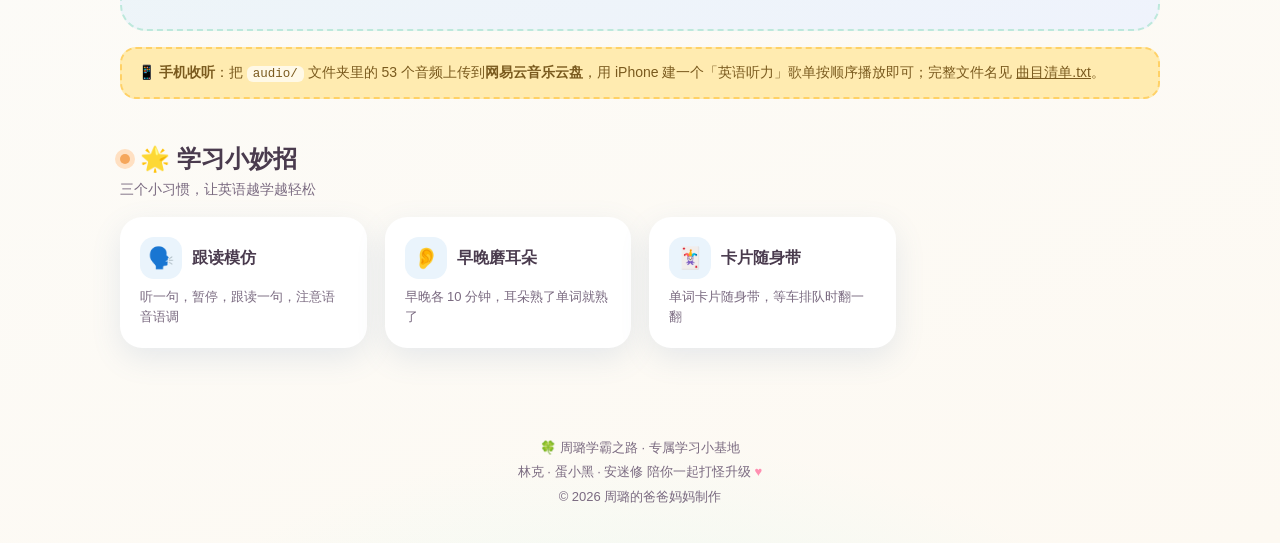
<file: subjects/yingyu.html>
<!DOCTYPE html>
<html lang="zh-CN">
<head>
<meta charset="UTF-8">
<meta name="viewport" content="width=device-width, initial-scale=1">
<title>英语 · 周璐学霸之路</title>
<link rel="stylesheet" href="../assets/css/style.css">
</head>
<body class="">
<div class="cloud" style="top:12%;right:3%"><svg width="150" height="60" viewBox="0 0 150 60" fill="none" xmlns="http://www.w3.org/2000/svg"><path d="M22 44 C 14 44 8 50 12 56 C 6 58 4 64 12 64 L 138 64 C 146 64 148 56 142 54 C 148 48 142 42 134 44 C 130 36 118 32 108 36 C 102 30 90 30 86 38 C 76 34 62 36 58 46 C 48 42 28 42 22 44 Z" fill="white"/></svg></div><header class="topbar"><a class="logo" href="../index.html"><span class="logo-emoji">⭐</span>周璐学霸之路</a><nav class="nav"><a href="../index.html">🏠 首页</a><a href="#audio">🎧 听力角</a></nav></header><main class="wrap"><section class="subj-hero"><div class="sh-icon">🗣️</div><div class="sh-info"><h1 class="sh-name" style="color:#F5A65B">英语</h1><p class="sh-desc">外研版七年级上册 · 课文单词听力 53 段音频全收录，磨耳朵神器！</p></div><img class="sh-mascot" src="../assets/mascots/mascot-egg.svg" alt=""></section><section class="section local-only"><h2 class="section-title"><span class="deco orange"></span>📖 学霸同步笔记</h2><p class="section-desc">初中全册知识点系统梳理 · 电脑本地打开 / 手机夸克网盘阅读</p><div class="pdf-card"><div class="pdf-icon">📄</div><div class="pdf-info"><div class="pdf-name">《学霸同步笔记》初中英语</div><div class="pdf-meta">PDF · 约 134MB · 初中全册 · 本地资料</div></div><div class="pdf-actions"><a class="btn" data-pdf="../../《学霸同步笔记》初中9科/《学霸同步笔记》初中英语.pdf" target="_blank">📖 本地打开</a><a class="btn cloud-btn" data-cloud="yingyu">☁️ 网盘阅读</a></div></div></section><section class="section"><h2 class="section-title"><span class="deco orange"></span>🧰 学习工具</h2><p class="section-desc">配套小工具，让学习更好玩</p><div class="tool-grid"><a class="tool-card" href="#audio"><div class="tc-head"><div class="tc-icon">🎧</div><div class="tc-name">听力音频角</div></div><div class="tc-desc">53 段音频在线播放，Starter → Unit 6</div><span class="tc-tag orange">本地工具</span></a><a class="tool-card" href="../audio/曲目清单.txt"><div class="tc-head"><div class="tc-icon">📃</div><div class="tc-name">曲目清单</div></div><div class="tc-desc">53 段音频的完整文件名清单</div><span class="tc-tag blue">本地工具</span></a></div></section><section class="section" id="audio"><h2 class="section-title"><span class="deco orange"></span>🎧 听力音频角</h2><p class="section-desc">外研版七年级上册 · 53 段音频按课本顺序排列，点一下就能听</p><div class="player-shell"><div class="player-bar"><div class="pb-title"><span id="nowTitle">选择一段音频开始吧 🎵</span><small id="nowMeta">Starter → Unit 6 · 共 53 段 · 顺序即课本顺序</small></div><div class="pb-controls"><button class="pb-btn small" id="btnPrev" title="上一段">⏮</button><button class="pb-btn play" id="btnPlay" title="播放/暂停">▶</button><button class="pb-btn small" id="btnNext" title="下一段">⏭</button></div><div class="audio-progress"><span id="curTime">00:00</span><input type="range" id="seek" min="0" max="100" value="0"><span id="durTime">00:00</span></div></div><div class="track-list" id="trackList"></div></div><div class="notice" style="margin-top:16px">📱 <strong>手机收听</strong>：把 <code>audio/</code> 文件夹里的 53 个音频上传到<strong>网易云音乐云盘</strong>，用 iPhone 建一个「英语听力」歌单按顺序播放即可；完整文件名见 <a href="../audio/曲目清单.txt" target="_blank" style="color:inherit">曲目清单.txt</a>。</div></section><section class="section"><h2 class="section-title"><span class="deco orange"></span>🌟 学习小妙招</h2><p class="section-desc">三个小习惯，让英语越学越轻松</p><div class="tool-grid"><div class="tool-card"><div class="tc-head"><div class="tc-icon">🗣️</div><div class="tc-name">跟读模仿</div></div><div class="tc-desc">听一句，暂停，跟读一句，注意语音语调</div></div><div class="tool-card"><div class="tc-head"><div class="tc-icon">👂</div><div class="tc-name">早晚磨耳朵</div></div><div class="tc-desc">早晚各 10 分钟，耳朵熟了单词就熟了</div></div><div class="tool-card"><div class="tc-head"><div class="tc-icon">🃏</div><div class="tc-name">卡片随身带</div></div><div class="tc-desc">单词卡片随身带，等车排队时翻一翻</div></div></div></section></main><footer class="footer"><p>🍀 周璐学霸之路 · 专属学习小基地</p><p>林克 · 蛋小黑 · 安迷修 陪你一起打怪升级 <span class="foot-heart">♥</span></p><p>© <span class="year"></span> 周璐的爸爸妈妈制作</p></footer><button class="back-top" id="backTop" aria-label="返回顶部">↑</button>
<script src="../assets/js/cloud-links.js"></script>
<script src="../assets/js/main.js"></script>
<script src="../assets/js/audio-player.js"></script>
</body>
</html>
</file>
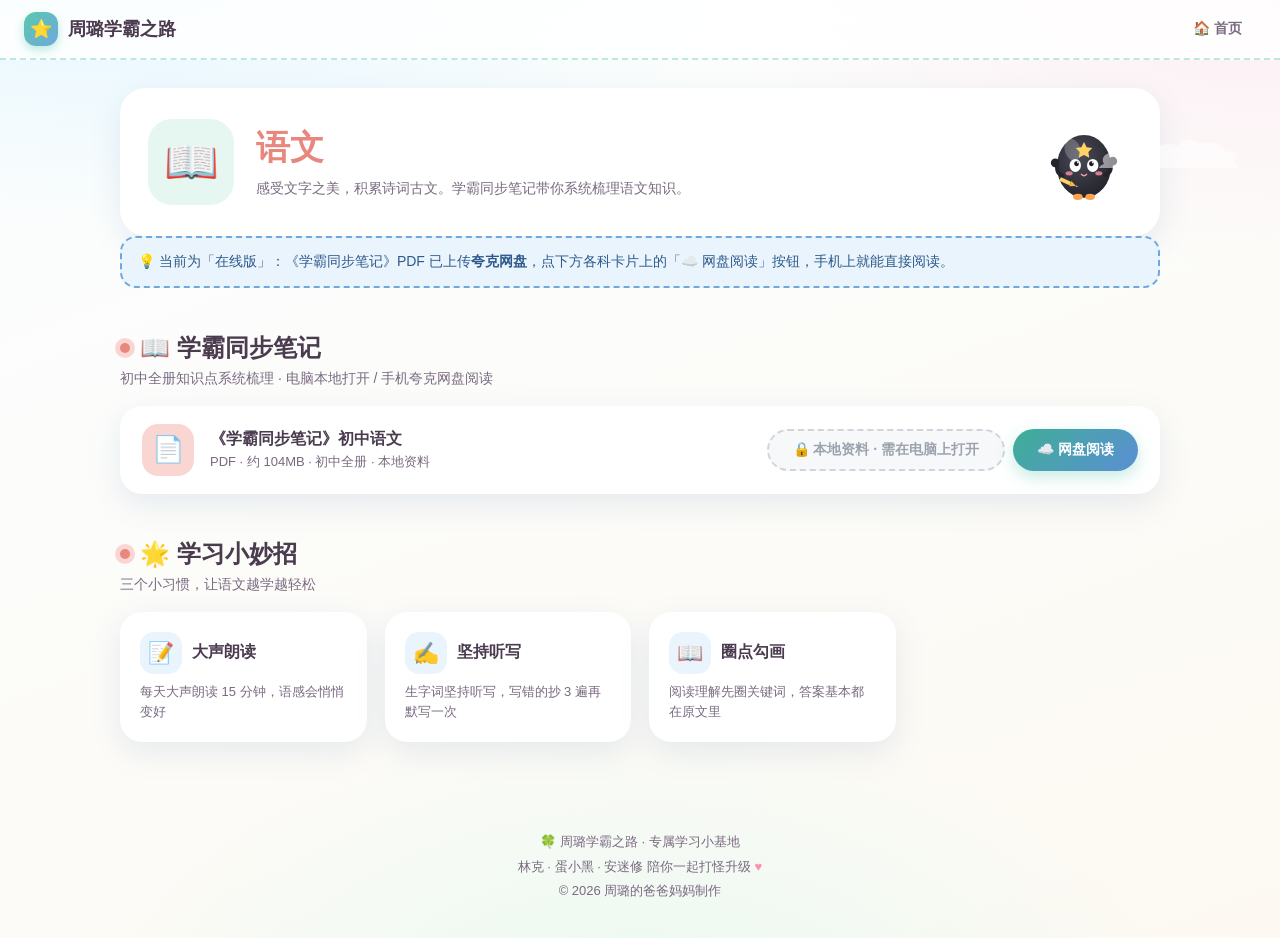
<file: subjects/yuwen.html>
<!DOCTYPE html>
<html lang="zh-CN">
<head>
<meta charset="UTF-8">
<meta name="viewport" content="width=device-width, initial-scale=1">
<title>语文 · 周璐学霸之路</title>
<link rel="stylesheet" href="../assets/css/style.css">
</head>
<body class="">
<div class="cloud" style="top:12%;right:3%"><svg width="150" height="60" viewBox="0 0 150 60" fill="none" xmlns="http://www.w3.org/2000/svg"><path d="M22 44 C 14 44 8 50 12 56 C 6 58 4 64 12 64 L 138 64 C 146 64 148 56 142 54 C 148 48 142 42 134 44 C 130 36 118 32 108 36 C 102 30 90 30 86 38 C 76 34 62 36 58 46 C 48 42 28 42 22 44 Z" fill="white"/></svg></div><header class="topbar"><a class="logo" href="../index.html"><span class="logo-emoji">⭐</span>周璐学霸之路</a><nav class="nav"><a href="../index.html">🏠 首页</a></nav></header><main class="wrap"><section class="subj-hero"><div class="sh-icon">📖</div><div class="sh-info"><h1 class="sh-name" style="color:#E8877D">语文</h1><p class="sh-desc">感受文字之美，积累诗词古文。学霸同步笔记带你系统梳理语文知识。</p></div><img class="sh-mascot" src="../assets/mascots/mascot-egg.svg" alt=""></section><section class="section local-only"><h2 class="section-title"><span class="deco red"></span>📖 学霸同步笔记</h2><p class="section-desc">初中全册知识点系统梳理 · 电脑本地打开 / 手机夸克网盘阅读</p><div class="pdf-card"><div class="pdf-icon">📄</div><div class="pdf-info"><div class="pdf-name">《学霸同步笔记》初中语文</div><div class="pdf-meta">PDF · 约 104MB · 初中全册 · 本地资料</div></div><div class="pdf-actions"><a class="btn" data-pdf="../../《学霸同步笔记》初中9科/《学霸同步笔记》初中语文.pdf" target="_blank">📖 本地打开</a><a class="btn cloud-btn" data-cloud="yuwen">☁️ 网盘阅读</a></div></div></section><section class="section"><h2 class="section-title"><span class="deco red"></span>🌟 学习小妙招</h2><p class="section-desc">三个小习惯，让语文越学越轻松</p><div class="tool-grid"><div class="tool-card"><div class="tc-head"><div class="tc-icon">📝</div><div class="tc-name">大声朗读</div></div><div class="tc-desc">每天大声朗读 15 分钟，语感会悄悄变好</div></div><div class="tool-card"><div class="tc-head"><div class="tc-icon">✍️</div><div class="tc-name">坚持听写</div></div><div class="tc-desc">生字词坚持听写，写错的抄 3 遍再默写一次</div></div><div class="tool-card"><div class="tc-head"><div class="tc-icon">📖</div><div class="tc-name">圈点勾画</div></div><div class="tc-desc">阅读理解先圈关键词，答案基本都在原文里</div></div></div></section></main><footer class="footer"><p>🍀 周璐学霸之路 · 专属学习小基地</p><p>林克 · 蛋小黑 · 安迷修 陪你一起打怪升级 <span class="foot-heart">♥</span></p><p>© <span class="year"></span> 周璐的爸爸妈妈制作</p></footer><button class="back-top" id="backTop" aria-label="返回顶部">↑</button>
<script src="../assets/js/cloud-links.js"></script>
<script src="../assets/js/main.js"></script>
</body>
</html>
</file>
<file: assets/css/style.css>
/* ============================================================
   周璐学霸之路 · 清新可爱风格
   ============================================================ */
:root {
  --mint: #5BC8AF;
  --mint-soft: #BDE8DC;
  --mint-bg: #E6F7F1;
  --pink: #FF8FB1;
  --pink-soft: #FFD3E1;
  --pink-bg: #FFF0F5;
  --yellow: #FFD166;
  --yellow-soft: #FFEBB0;
  --blue: #6FA8DC;
  --blue-soft: #C9E2F7;
  --blue-bg: #EAF4FC;
  --purple: #A78BDB;
  --purple-soft: #E2D8F5;
  --orange: #F5A65B;
  --orange-soft: #FFE0C2;
  --red: #E8877D;
  --red-soft: #FAD6D2;
  --ink: #4A3B4E;
  --ink-soft: #7A6A80;
  --card: #FFFFFF;
  --shadow: 0 10px 30px rgba(95, 130, 180, 0.14);
  --shadow-hover: 0 16px 40px rgba(95, 130, 180, 0.22);
  --radius: 22px;
  --font: "PingFang SC", "Hiragino Sans GB", "Microsoft YaHei", "Yuanti SC", "STYuanti", "Comic Sans MS", sans-serif;
}

* { margin: 0; padding: 0; box-sizing: border-box; }

html { scroll-behavior: smooth; }

body {
  font-family: var(--font);
  color: var(--ink);
  background:
    radial-gradient(1200px 500px at 8% -5%, #E4F6FF 0%, rgba(228, 246, 255, 0) 55%),
    radial-gradient(1000px 480px at 100% 0%, #FDEFF4 0%, rgba(253, 239, 244, 0) 55%),
    radial-gradient(900px 520px at 50% 110%, #E9F9F2 0%, rgba(233, 249, 242, 0) 60%),
    linear-gradient(160deg, #FBFEFF 0%, #FDF9F2 100%);
  min-height: 100vh;
  overflow-x: hidden;
}

/* ---------- 顶部导航 ---------- */
.topbar {
  position: sticky;
  top: 0;
  z-index: 50;
  display: flex;
  align-items: center;
  justify-content: space-between;
  gap: 12px;
  padding: 12px 24px;
  background: rgba(255, 255, 255, 0.82);
  backdrop-filter: blur(14px);
  -webkit-backdrop-filter: blur(14px);
  border-bottom: 2px dashed var(--mint-soft);
}
.topbar .logo {
  display: flex;
  align-items: center;
  gap: 10px;
  font-weight: 800;
  font-size: 18px;
  color: var(--ink);
  text-decoration: none;
}
.topbar .logo .logo-emoji {
  width: 34px;
  height: 34px;
  display: grid;
  place-items: center;
  background: linear-gradient(135deg, var(--mint), var(--blue));
  border-radius: 12px;
  color: #fff;
  font-size: 18px;
  box-shadow: 0 4px 10px rgba(91, 200, 175, 0.4);
}
.topbar .nav {
  display: flex;
  align-items: center;
  gap: 8px;
  flex-wrap: wrap;
}
.topbar .nav a {
  text-decoration: none;
  color: var(--ink-soft);
  font-size: 14px;
  font-weight: 600;
  padding: 6px 14px;
  border-radius: 999px;
  transition: all 0.25s ease;
  background: rgba(255, 255, 255, 0.6);
}
.topbar .nav a:hover,
.topbar .nav a.active {
  color: #fff;
  background: linear-gradient(135deg, var(--mint), var(--blue));
  box-shadow: 0 4px 12px rgba(91, 200, 175, 0.35);
}

/* ---------- 主容器 ---------- */
.wrap {
  max-width: 1080px;
  margin: 0 auto;
  padding: 28px 20px 60px;
}

/* ---------- Hero ---------- */
.hero {
  position: relative;
  text-align: center;
  padding: 52px 20px 40px;
}
.hero .hero-title {
  font-size: clamp(40px, 7vw, 68px);
  font-weight: 900;
  letter-spacing: 2px;
  line-height: 1.15;
  background: linear-gradient(120deg, #37B7A0 0%, #6FA8DC 40%, #E8879E 80%, #F5A65B 100%);
  -webkit-background-clip: text;
  background-clip: text;
  -webkit-text-fill-color: transparent;
  filter: drop-shadow(0 4px 10px rgba(120, 160, 200, 0.25));
}
.hero .hero-sub {
  margin-top: 14px;
  font-size: 17px;
  color: var(--ink-soft);
  font-weight: 600;
}
.hero .hero-sub .spark {
  color: var(--pink);
}
.hero-mascots {
  display: flex;
  justify-content: center;
  align-items: flex-end;
  gap: 18px;
  margin-top: 26px;
  flex-wrap: wrap;
}
.mascot {
  width: 88px;
  height: 88px;
  object-fit: contain;
  filter: drop-shadow(0 8px 14px rgba(80, 120, 160, 0.22));
  animation: bob 3.2s ease-in-out infinite;
}
.mascot.sm { width: 66px; height: 66px; }
.mascot.lg { width: 120px; height: 120px; }
.mascot.d1 { animation-delay: 0.2s; }
.mascot.d2 { animation-delay: 0.7s; }
.mascot.d3 { animation-delay: 1.1s; }
@keyframes bob {
  0%, 100% { transform: translateY(0) rotate(-1.5deg); }
  50% { transform: translateY(-9px) rotate(1.5deg); }
}

/* ---------- 分区标题 ---------- */
.section {
  margin-top: 44px;
}
.section-title {
  display: flex;
  align-items: center;
  gap: 10px;
  font-size: 24px;
  font-weight: 800;
  color: var(--ink);
  margin-bottom: 6px;
}
.section-title .deco {
  display: inline-block;
  width: 10px;
  height: 10px;
  border-radius: 50%;
  background: var(--yellow);
  box-shadow: 0 0 0 5px var(--yellow-soft);
}
.section-title .deco.pink { background: var(--pink); box-shadow: 0 0 0 5px var(--pink-soft); }
.section-title .deco.blue { background: var(--blue); box-shadow: 0 0 0 5px var(--blue-soft); }
.section-title .deco.mint { background: var(--mint); box-shadow: 0 0 0 5px var(--mint-soft); }
.section-title .deco.orange { background: var(--orange); box-shadow: 0 0 0 5px var(--orange-soft); }
.section-title .deco.purple { background: var(--purple); box-shadow: 0 0 0 5px var(--purple-soft); }
.section-title .deco.red { background: var(--red); box-shadow: 0 0 0 5px var(--red-soft); }
.section-desc {
  font-size: 14px;
  color: var(--ink-soft);
  margin-bottom: 18px;
}

/* ---------- 卡片 ---------- */
.card {
  background: var(--card);
  border-radius: var(--radius);
  box-shadow: var(--shadow);
  padding: 22px;
  transition: transform 0.3s ease, box-shadow 0.3s ease;
}
.card:hover {
  transform: translateY(-4px);
  box-shadow: var(--shadow-hover);
}

/* ---------- 科目九宫格 ---------- */
.subject-grid {
  display: grid;
  grid-template-columns: repeat(auto-fill, minmax(210px, 1fr));
  gap: 18px;
}
.subject-card {
  position: relative;
  display: block;
  text-decoration: none;
  color: var(--ink);
  background: var(--card);
  border-radius: var(--radius);
  box-shadow: var(--shadow);
  padding: 24px 18px 20px;
  overflow: hidden;
  transition: transform 0.3s ease, box-shadow 0.3s ease;
}
.subject-card::before {
  content: "";
  position: absolute;
  top: -40px;
  right: -40px;
  width: 100px;
  height: 100px;
  border-radius: 50%;
  background: var(--accent-soft, var(--mint-soft));
  opacity: 0.55;
}
.subject-card:hover {
  transform: translateY(-6px) scale(1.02);
  box-shadow: var(--shadow-hover);
}
.subject-card .sc-icon {
  width: 56px;
  height: 56px;
  display: grid;
  place-items: center;
  font-size: 28px;
  border-radius: 18px;
  background: var(--accent-bg, var(--mint-bg));
  margin-bottom: 12px;
}
.subject-card .sc-name {
  font-size: 19px;
  font-weight: 800;
  color: var(--accent, var(--mint));
}
.subject-card .sc-desc {
  font-size: 13px;
  color: var(--ink-soft);
  margin-top: 4px;
  line-height: 1.5;
}
.subject-card .sc-more {
  display: inline-flex;
  align-items: center;
  gap: 4px;
  margin-top: 12px;
  font-size: 13px;
  font-weight: 700;
  color: var(--accent, var(--mint));
}

/* ---------- 工具卡片 ---------- */
.tool-grid {
  display: grid;
  grid-template-columns: repeat(auto-fill, minmax(230px, 1fr));
  gap: 18px;
}
.tool-card {
  display: flex;
  flex-direction: column;
  text-decoration: none;
  color: var(--ink);
  background: var(--card);
  border-radius: var(--radius);
  box-shadow: var(--shadow);
  padding: 20px;
  transition: transform 0.3s ease, box-shadow 0.3s ease;
}
.tool-card:hover {
  transform: translateY(-4px);
  box-shadow: var(--shadow-hover);
}
.tool-card .tc-head {
  display: flex;
  align-items: center;
  gap: 10px;
  margin-bottom: 8px;
}
.tool-card .tc-icon {
  width: 42px;
  height: 42px;
  display: grid;
  place-items: center;
  font-size: 21px;
  border-radius: 14px;
  background: var(--blue-bg);
}
.tool-card .tc-name {
  font-size: 16px;
  font-weight: 800;
  color: var(--ink);
}
.tool-card .tc-desc {
  font-size: 13px;
  color: var(--ink-soft);
  line-height: 1.55;
  flex: 1;
}
.tool-card .tc-tag {
  display: inline-block;
  margin-top: 10px;
  font-size: 12px;
  font-weight: 700;
  color: var(--mint);
  background: var(--mint-bg);
  padding: 3px 10px;
  border-radius: 999px;
}
.tool-card .tc-tag.orange { color: var(--orange); background: var(--orange-soft); }
.tool-card .tc-tag.pink { color: var(--pink); background: var(--pink-bg); }
.tool-card .tc-tag.blue { color: var(--blue); background: var(--blue-bg); }
.tool-card .tc-tag.purple { color: var(--purple); background: var(--purple-soft); }

/* ---------- 按钮 ---------- */
.btn {
  display: inline-flex;
  align-items: center;
  gap: 6px;
  text-decoration: none;
  font-weight: 700;
  font-size: 14px;
  white-space: nowrap;
  color: #fff;
  background: linear-gradient(135deg, #3FAE96, #5B8FD4);
  padding: 10px 24px;
  border-radius: 999px;
  box-shadow: 0 6px 16px rgba(91, 200, 175, 0.35);
  transition: transform 0.25s ease, box-shadow 0.25s ease;
  border: none;
  cursor: pointer;
}
.btn:hover { transform: translateY(-2px); box-shadow: 0 10px 22px rgba(91, 200, 175, 0.45); }
.btn.pink { background: linear-gradient(135deg, var(--pink), #E8879E); box-shadow: 0 6px 16px rgba(232, 135, 158, 0.35); }
.btn.ghost {
  background: #fff;
  color: var(--mint);
  border: 2px solid var(--mint-soft);
  box-shadow: none;
}
.btn.ghost:hover { border-color: var(--mint); }
.btn.dim {
  background: #f6f8fa;
  color: #9ca3af;
  border: 2px dashed #d1d5db;
  box-shadow: none;
  cursor: default;
  pointer-events: none;
}

/* ---------- 提示条 ---------- */
.notice {
  display: block;
  background: var(--yellow-soft);
  border: 2px dashed var(--yellow);
  border-radius: 16px;
  padding: 12px 16px;
  font-size: 14px;
  line-height: 1.7;
  color: #7A5A1E;
}
.notice code {
  background: rgba(255, 255, 255, 0.7);
  padding: 1px 6px;
  border-radius: 6px;
  font-family: Consolas, Monaco, monospace;
  font-size: 12.5px;
}
.notice.blue { background: var(--blue-bg); border-color: var(--blue); color: #2E5A8C; }
.notice.pink { background: var(--pink-bg); border-color: var(--pink); color: #8C3A52; }

/* ---------- 科目页布局 ---------- */
.subj-hero {
  display: flex;
  align-items: center;
  gap: 22px;
  background: var(--card);
  border-radius: 26px;
  box-shadow: var(--shadow);
  padding: 26px 28px;
  flex-wrap: wrap;
}
.subj-hero .sh-icon {
  width: 86px;
  height: 86px;
  display: grid;
  place-items: center;
  font-size: 44px;
  border-radius: 24px;
  background: var(--accent-bg, var(--mint-bg));
  flex-shrink: 0;
}
.subj-hero .sh-info { flex: 1; min-width: 220px; }
.subj-hero .sh-name {
  font-size: clamp(26px, 4.5vw, 34px);
  font-weight: 900;
  color: var(--accent, var(--mint));
}
.subj-hero .sh-desc {
  margin-top: 6px;
  color: var(--ink-soft);
  font-size: 14px;
  line-height: 1.6;
}
.subj-hero .sh-mascot { width: 96px; height: 96px; object-fit: contain; animation: bob 3.2s ease-in-out infinite; }

/* ---------- PDF 卡片 ---------- */
.pdf-card {
  display: flex;
  align-items: center;
  gap: 16px;
  background: var(--card);
  border-radius: var(--radius);
  box-shadow: var(--shadow);
  padding: 18px 22px;
  margin-bottom: 16px;
  flex-wrap: wrap;
}
.pdf-card .pdf-icon {
  width: 52px;
  height: 52px;
  display: grid;
  place-items: center;
  font-size: 26px;
  border-radius: 16px;
  background: var(--red-soft);
  flex-shrink: 0;
}
.pdf-card .pdf-info { flex: 1; min-width: 200px; }
.pdf-card .pdf-name { font-size: 16px; font-weight: 800; }
.pdf-card .pdf-meta { font-size: 13px; color: var(--ink-soft); margin-top: 3px; }
.pdf-card .pdf-actions { display: flex; gap: 8px; flex-wrap: wrap; }

/* ---------- 课件列表 ---------- */
.course-grid {
  display: grid;
  grid-template-columns: repeat(auto-fill, minmax(240px, 1fr));
  gap: 14px;
  align-items: stretch;
}
.course-card {
  display: flex;
  flex-direction: column;
  text-decoration: none;
  color: var(--ink);
  background: var(--card);
  border-radius: 18px;
  box-shadow: var(--shadow);
  padding: 15px 16px;
  transition: transform 0.25s ease, box-shadow 0.25s ease;
  border-left: 5px solid var(--accent, var(--mint));
}
.course-card:hover { transform: translateY(-3px); box-shadow: var(--shadow-hover); }
.course-card .cc-name { font-size: 14px; font-weight: 700; line-height: 1.5; }
.course-card .cc-meta { font-size: 12px; color: var(--ink-soft); margin-top: auto; padding-top: 8px; display: flex; align-items: center; gap: 6px; }

/* ---------- 音频播放器 ---------- */
.player-shell {
  background: linear-gradient(160deg, #EAF7F2, #EFF3FC);
  border: 2px dashed var(--mint-soft);
  border-radius: 26px;
  padding: 22px;
}
.player-bar {
  display: flex;
  align-items: center;
  gap: 14px;
  background: var(--card);
  border-radius: 18px;
  box-shadow: var(--shadow);
  padding: 14px 18px;
  flex-wrap: wrap;
  margin-bottom: 18px;
}
.player-bar .pb-title { flex: 1; min-width: 160px; font-weight: 800; font-size: 15px; }
.player-bar .pb-title small { display: block; font-weight: 500; color: var(--ink-soft); font-size: 12px; }
.player-bar .pb-controls { display: flex; align-items: center; gap: 8px; }
.pb-btn {
  width: 44px;
  height: 44px;
  border: none;
  border-radius: 50%;
  background: linear-gradient(135deg, var(--mint), var(--blue));
  color: #fff;
  font-size: 17px;
  cursor: pointer;
  display: grid;
  place-items: center;
  box-shadow: 0 4px 10px rgba(91, 200, 175, 0.35);
  transition: transform 0.2s ease;
}
.pb-btn:hover { transform: scale(1.08); }
.pb-btn.play {
  width: 56px;
  height: 56px;
  font-size: 22px;
}
.pb-btn.small {
  width: 36px;
  height: 36px;
  font-size: 14px;
  background: #fff;
  color: var(--mint);
  box-shadow: 0 2px 6px rgba(90, 130, 170, 0.18);
}
.audio-progress {
  flex: 1 1 100%;
  display: flex;
  align-items: center;
  gap: 10px;
  font-size: 12px;
  color: var(--ink-soft);
}
.audio-progress input[type="range"] {
  flex: 1;
  accent-color: var(--mint);
  height: 5px;
  cursor: pointer;
}
.track-list {
  display: grid;
  grid-template-columns: repeat(auto-fill, minmax(260px, 1fr));
  gap: 8px;
  max-height: 560px;
  overflow-y: auto;
  padding-right: 6px;
}
.track-item {
  display: flex;
  align-items: center;
  gap: 10px;
  padding: 9px 12px;
  border-radius: 12px;
  background: var(--card);
  cursor: pointer;
  transition: background 0.2s ease, transform 0.2s ease;
  font-size: 13px;
}
.track-item:hover { background: var(--mint-bg); transform: translateX(2px); }
.track-item.playing { background: var(--mint-bg); color: var(--mint); font-weight: 700; }
.track-item .ti-idx {
  width: 24px;
  height: 24px;
  display: grid;
  place-items: center;
  border-radius: 50%;
  background: var(--blue-bg);
  color: var(--blue);
  font-size: 11px;
  font-weight: 800;
  flex-shrink: 0;
}
.track-item .ti-name { flex: 1; line-height: 1.4; }
.track-group {
  grid-column: 1 / -1;
  margin: 6px 0 2px;
  font-size: 13px;
  font-weight: 800;
  color: var(--mint);
  display: flex;
  align-items: center;
  gap: 8px;
}
.track-group::after {
  content: "";
  flex: 1;
  height: 2px;
  background: repeating-linear-gradient(90deg, var(--mint-soft) 0 8px, transparent 8px 12px);
}

/* ---------- 装饰云朵 ---------- */
.cloud {
  position: fixed;
  z-index: 0;
  pointer-events: none;
  opacity: 0.5;
  animation: drift 26s ease-in-out infinite alternate;
}
.cloud svg { display: block; }
@keyframes drift {
  from { transform: translateX(-16px); }
  to { transform: translateX(22px); }
}

/* ---------- 返回顶部 ---------- */
.back-top {
  position: fixed;
  right: 22px;
  bottom: 26px;
  z-index: 60;
  width: 46px;
  height: 46px;
  border: none;
  border-radius: 50%;
  background: linear-gradient(135deg, var(--mint), var(--blue));
  color: #fff;
  font-size: 20px;
  cursor: pointer;
  box-shadow: 0 6px 16px rgba(91, 200, 175, 0.4);
  opacity: 0;
  visibility: hidden;
  transition: opacity 0.3s ease, visibility 0.3s ease, transform 0.2s ease;
}
.back-top.show { opacity: 1; visibility: visible; }
.back-top:hover { transform: translateY(-3px); }

/* ---------- 页脚 ---------- */
.footer {
  text-align: center;
  padding: 28px 20px 34px;
  color: var(--ink-soft);
  font-size: 13px;
  line-height: 1.9;
}
.footer .foot-heart { color: var(--pink); }

/* ---------- 响应式 ---------- */
@media (max-width: 640px) {
  .wrap { padding: 18px 14px 44px; }
  .topbar { padding: 10px 14px; }
  .topbar .nav a { padding: 5px 10px; font-size: 12.5px; }
  .subject-grid { grid-template-columns: repeat(auto-fill, minmax(150px, 1fr)); gap: 12px; }
  .subject-card { padding: 16px 12px; }
  .tool-grid { grid-template-columns: repeat(auto-fill, minmax(160px, 1fr)); gap: 12px; }
  .hero { padding: 34px 10px 26px; }
  .mascot { width: 62px; height: 62px; }
  .mascot.lg { width: 84px; height: 84px; }
  .mascot.sm { width: 48px; height: 48px; }
  .subj-hero { padding: 20px 16px; }
  .subj-hero .sh-mascot { width: 68px; height: 68px; }
  .player-shell { padding: 14px; }
}
</file>
